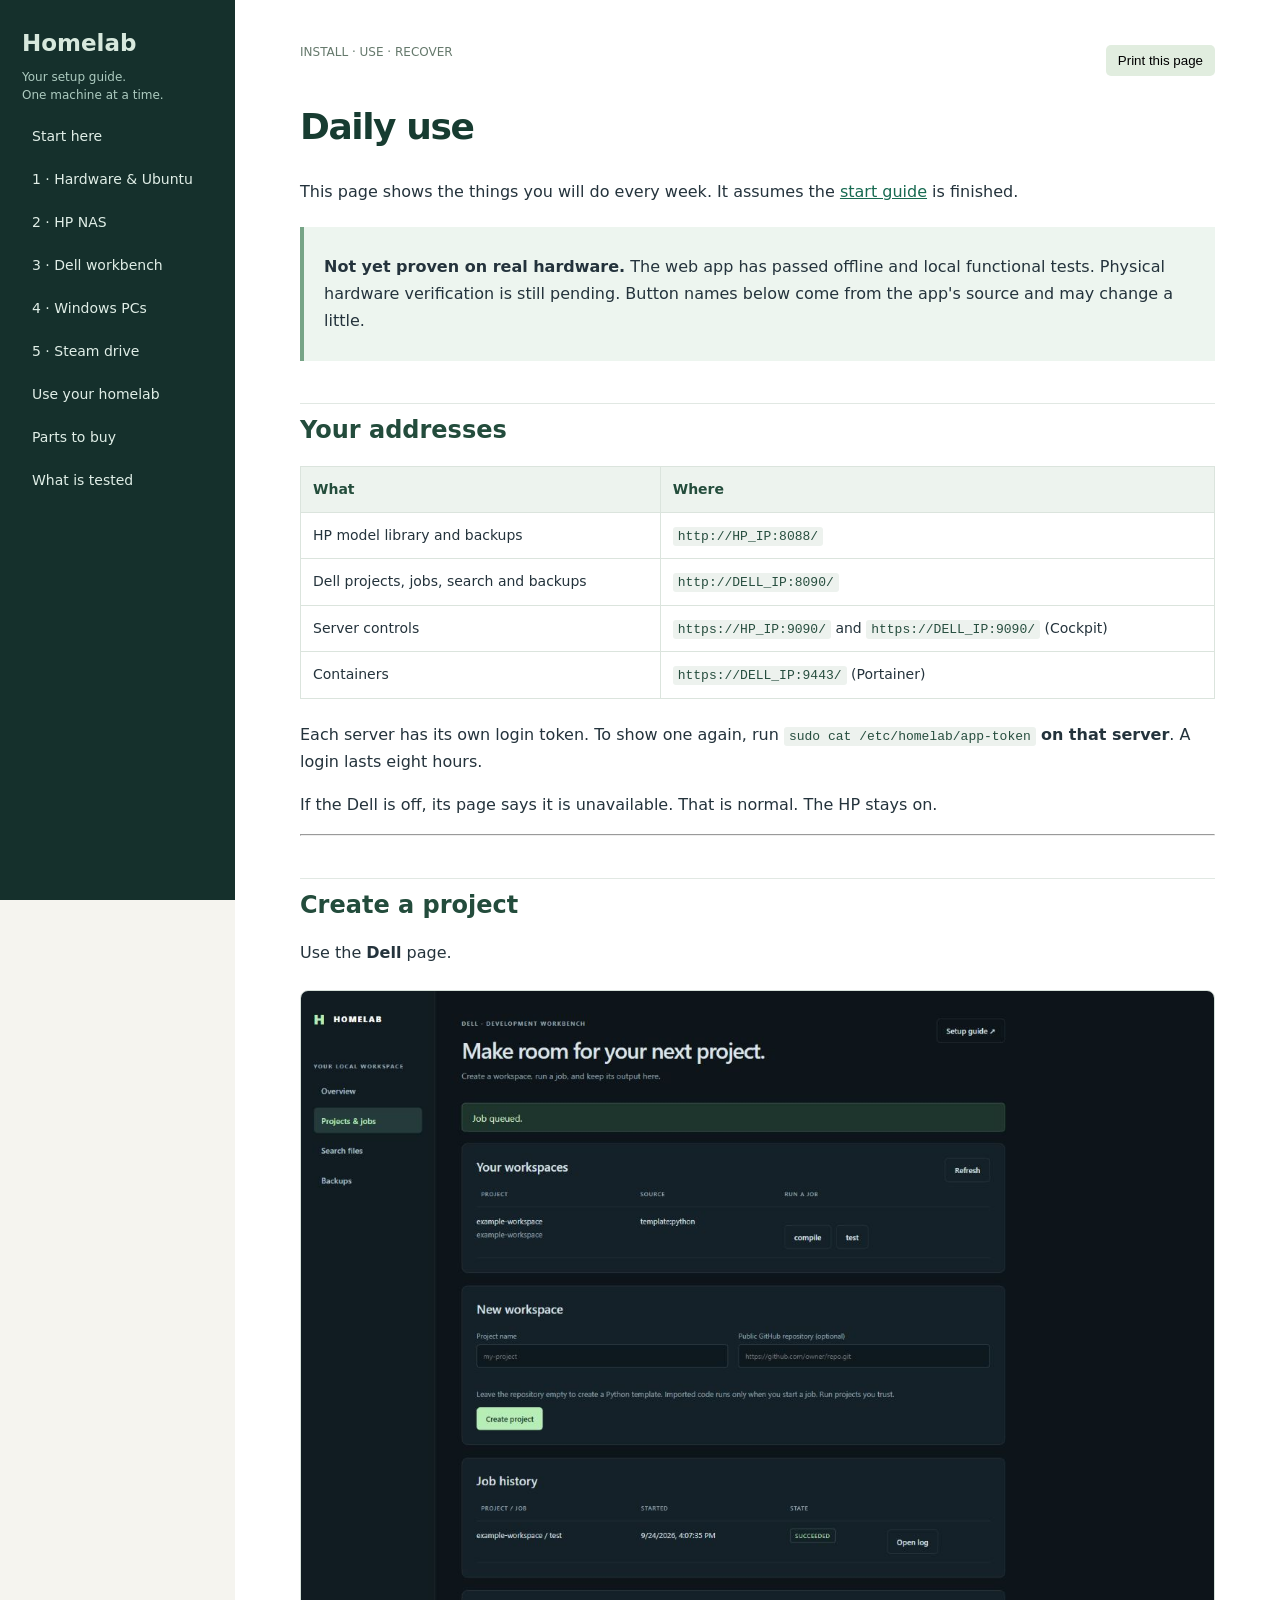
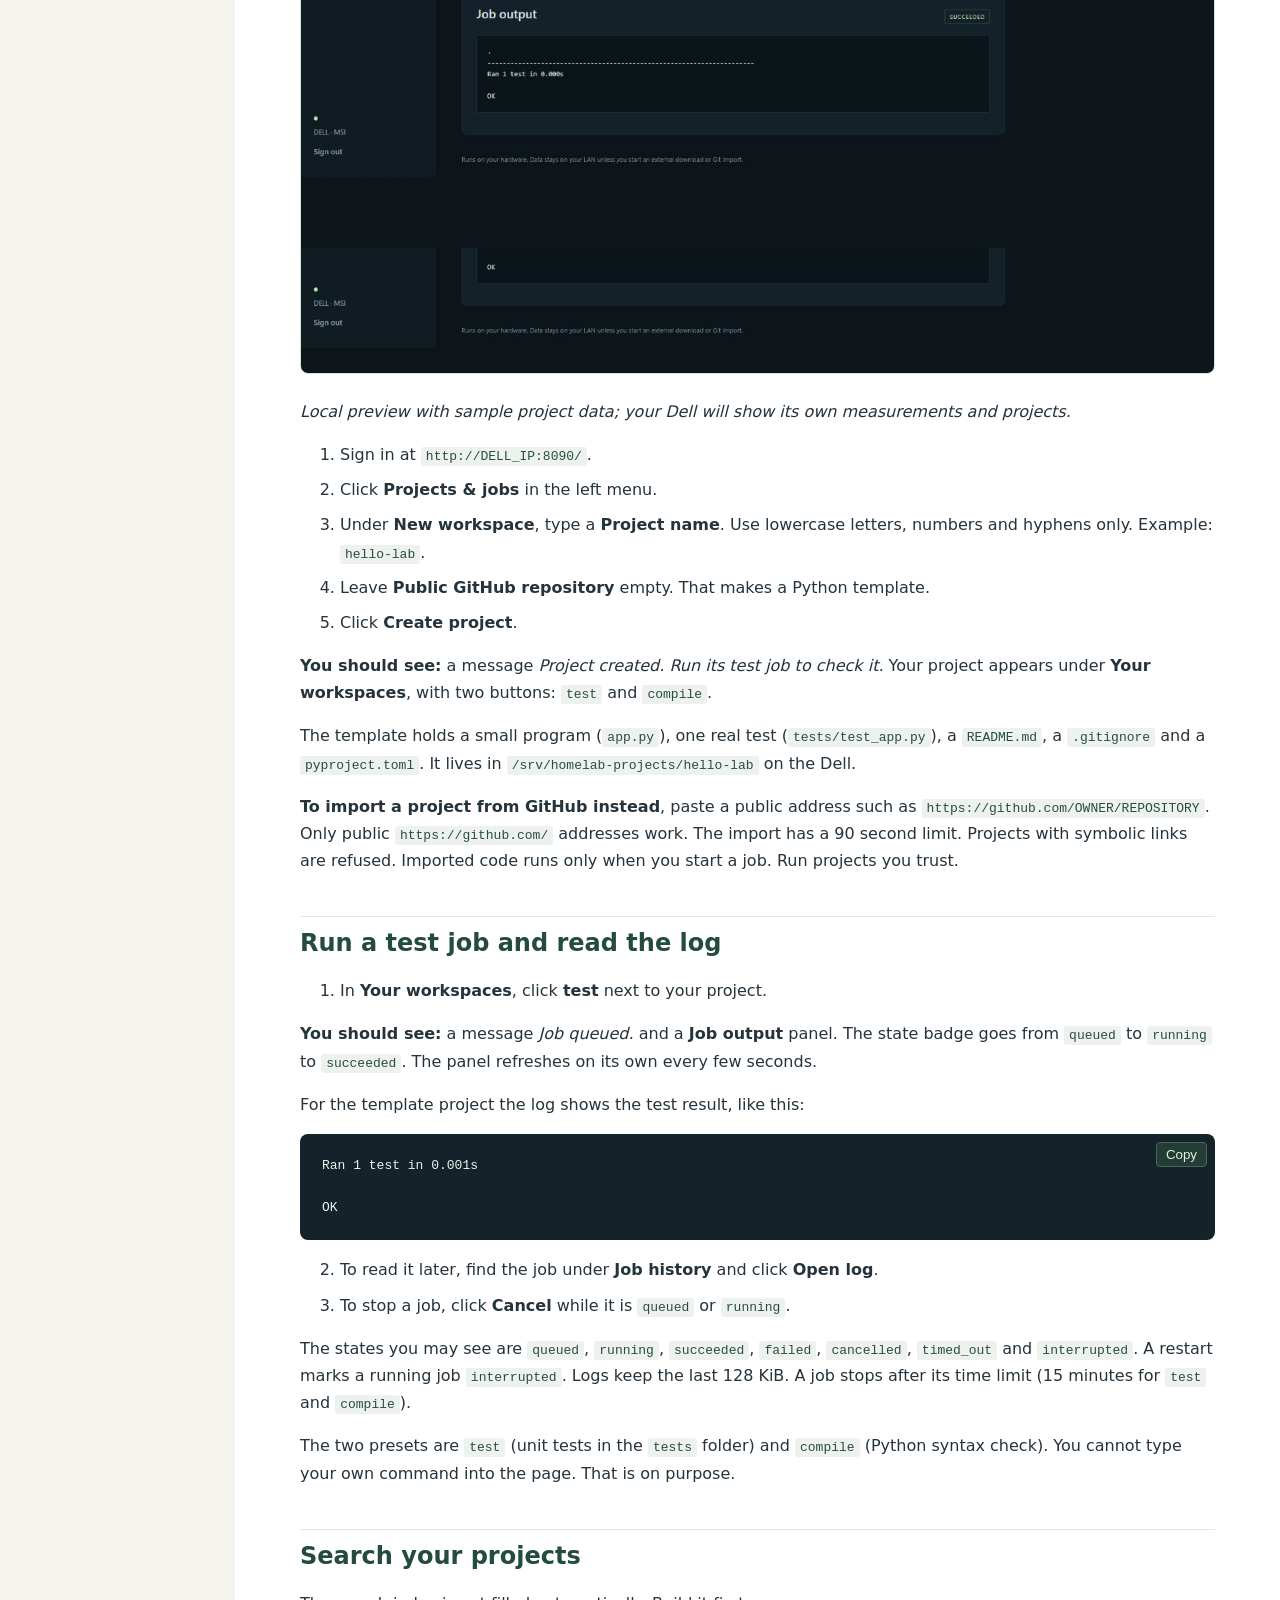
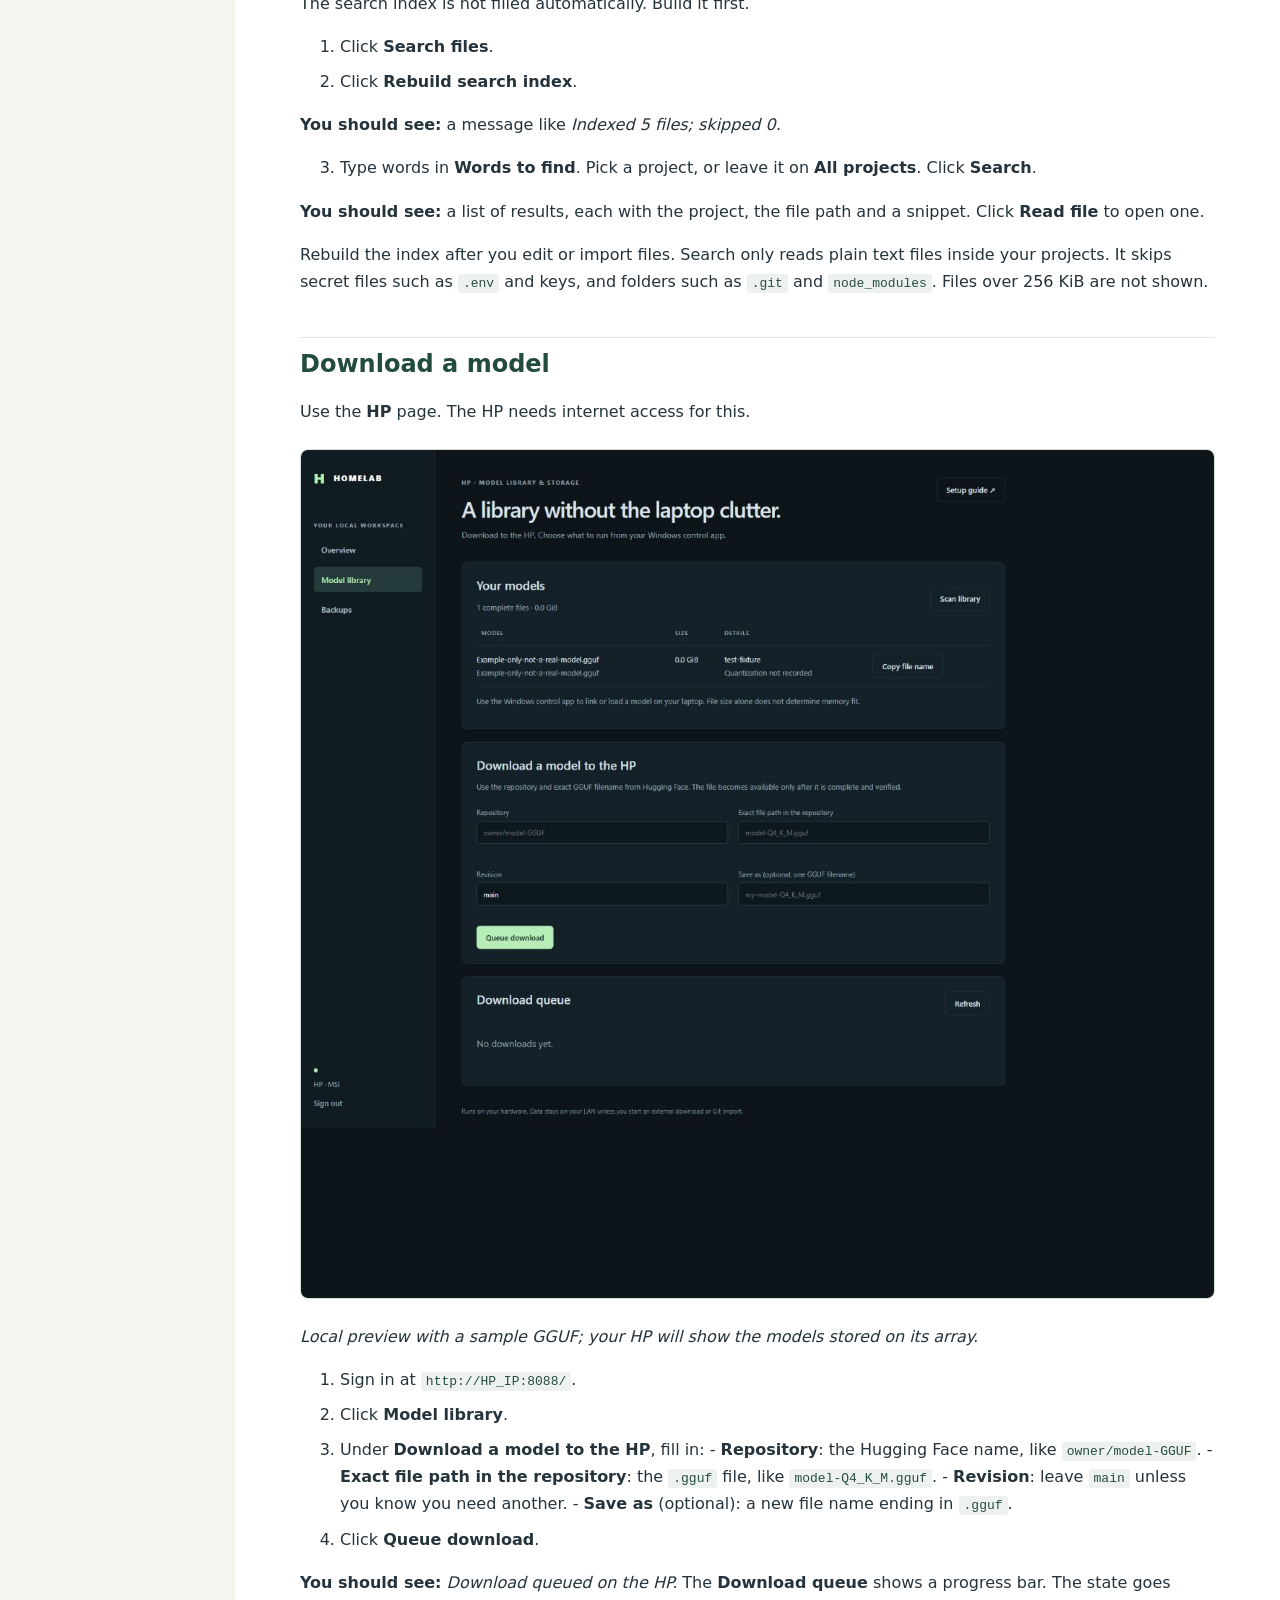
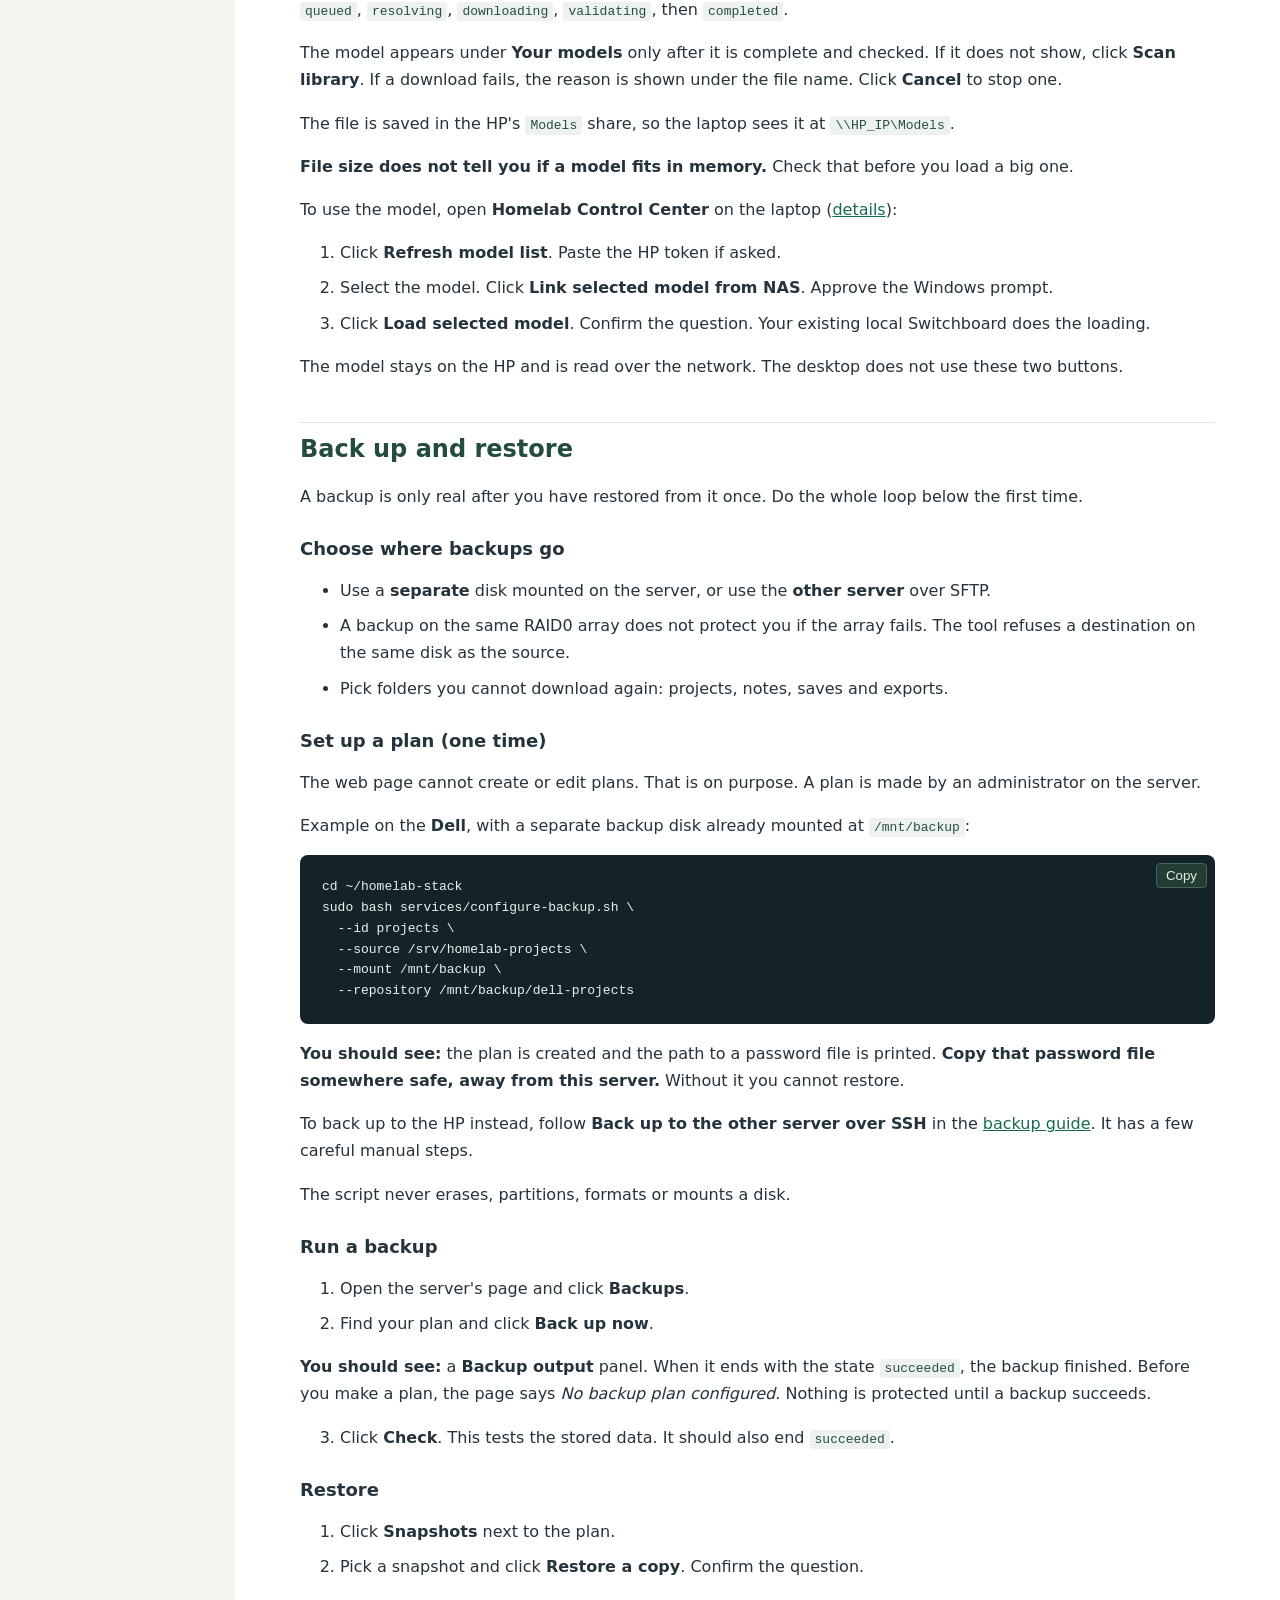
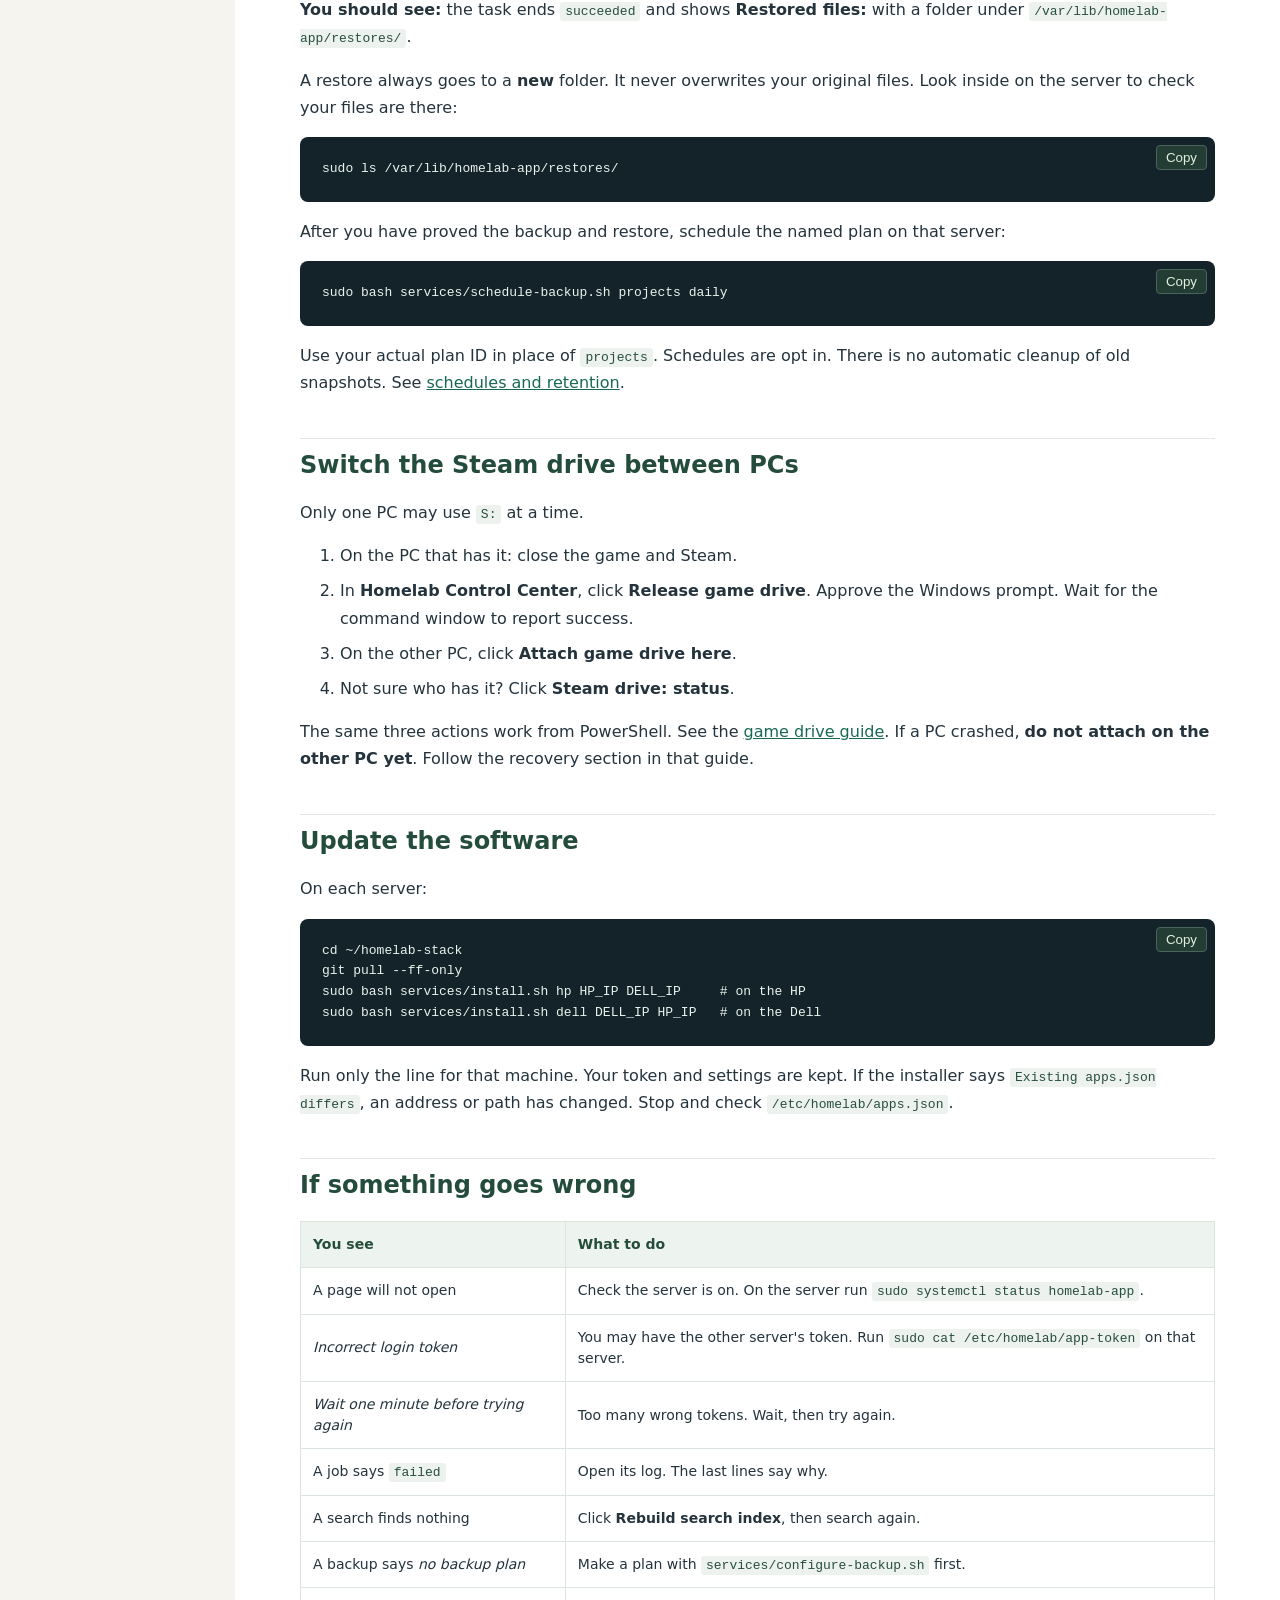
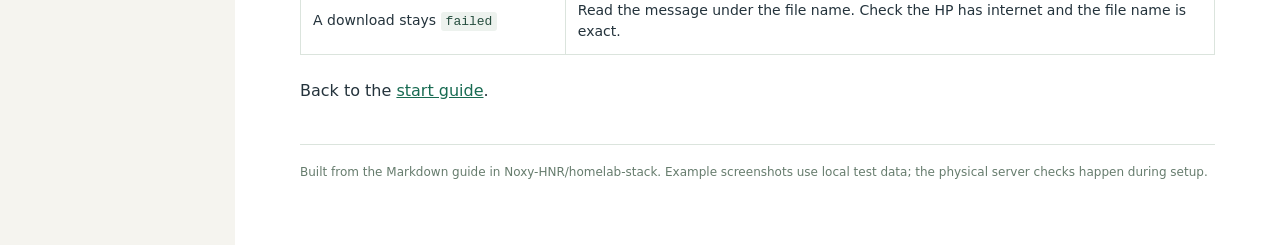
<file: docs/DAILY-USE.html>
<!doctype html><html lang="en"><head><meta charset="utf-8"><meta name="viewport" content="width=device-width,initial-scale=1"><title>Daily use · Homelab</title><link rel="stylesheet" href="assets/guide.css"></head><body><aside><strong>Homelab</strong><p>Your setup guide.<br>One machine at a time.</p><a href="guide.html">Start here</a><a href="INSTALL.html">1 · Hardware & Ubuntu</a><a href="setup/HP.html">2 · HP NAS</a><a href="setup/DELL.html">3 · Dell workbench</a><a href="setup/WINDOWS.html">4 · Windows PCs</a><a href="GAME-DRIVE.html">5 · Steam drive</a><a href="DAILY-USE.html">Use your homelab</a><a href="PARTS.html">Parts to buy</a><a href="VALIDATION.html">What is tested</a></aside><main><div class="topbar"><span>INSTALL · USE · RECOVER</span><button id="print">Print this page</button></div><h1 id="daily-use">Daily use</h1>
<p>This page shows the things you will do every week. It assumes the <a href="guide.html">start guide</a> is finished.</p>
<blockquote>
<p><strong>Not yet proven on real hardware.</strong> The web app has passed offline and local functional tests. Physical hardware verification is still pending. Button names below come from the app's source and may change a little.</p>
</blockquote>
<h2 id="your-addresses">Your addresses</h2>
<table>
<thead>
<tr>
<th>What</th>
<th>Where</th>
</tr>
</thead>
<tbody>
<tr>
<td>HP model library and backups</td>
<td><code>http://HP_IP:8088/</code></td>
</tr>
<tr>
<td>Dell projects, jobs, search and backups</td>
<td><code>http://DELL_IP:8090/</code></td>
</tr>
<tr>
<td>Server controls</td>
<td><code>https://HP_IP:9090/</code> and <code>https://DELL_IP:9090/</code> (Cockpit)</td>
</tr>
<tr>
<td>Containers</td>
<td><code>https://DELL_IP:9443/</code> (Portainer)</td>
</tr>
</tbody>
</table>
<p>Each server has its own login token. To show one again, run <code>sudo cat /etc/homelab/app-token</code> <strong>on that server</strong>. A login lasts eight hours.</p>
<p>If the Dell is off, its page says it is unavailable. That is normal. The HP stays on.</p>
<hr />
<h2 id="create-a-project">Create a project</h2>
<p>Use the <strong>Dell</strong> page.</p>
<p><img alt="Dell workbench with a sample project and completed test job" src="assets/development-workbench.png" /></p>
<p><em>Local preview with sample project data; your Dell will show its own measurements and projects.</em></p>
<ol>
<li>Sign in at <code>http://DELL_IP:8090/</code>.</li>
<li>Click <strong>Projects &amp; jobs</strong> in the left menu.</li>
<li>Under <strong>New workspace</strong>, type a <strong>Project name</strong>. Use lowercase letters, numbers and hyphens only. Example: <code>hello-lab</code>.</li>
<li>Leave <strong>Public GitHub repository</strong> empty. That makes a Python template.</li>
<li>Click <strong>Create project</strong>.</li>
</ol>
<p><strong>You should see:</strong> a message <em>Project created. Run its test job to check it.</em> Your project appears under <strong>Your workspaces</strong>, with two buttons: <code>test</code> and <code>compile</code>.</p>
<p>The template holds a small program (<code>app.py</code>), one real test (<code>tests/test_app.py</code>), a <code>README.md</code>, a <code>.gitignore</code> and a <code>pyproject.toml</code>. It lives in <code>/srv/homelab-projects/hello-lab</code> on the Dell.</p>
<p><strong>To import a project from GitHub instead</strong>, paste a public address such as <code>https://github.com/OWNER/REPOSITORY</code>. Only public <code>https://github.com/</code> addresses work. The import has a 90 second limit. Projects with symbolic links are refused. Imported code runs only when you start a job. Run projects you trust.</p>
<h2 id="run-a-test-job-and-read-the-log">Run a test job and read the log</h2>
<ol>
<li>In <strong>Your workspaces</strong>, click <strong>test</strong> next to your project.</li>
</ol>
<p><strong>You should see:</strong> a message <em>Job queued.</em> and a <strong>Job output</strong> panel. The state badge goes from <code>queued</code> to <code>running</code> to <code>succeeded</code>. The panel refreshes on its own every few seconds.</p>
<p>For the template project the log shows the test result, like this:</p>
<pre><code class="language-text">Ran 1 test in 0.001s

OK
</code></pre>
<ol start="2">
<li>To read it later, find the job under <strong>Job history</strong> and click <strong>Open log</strong>.</li>
<li>To stop a job, click <strong>Cancel</strong> while it is <code>queued</code> or <code>running</code>.</li>
</ol>
<p>The states you may see are <code>queued</code>, <code>running</code>, <code>succeeded</code>, <code>failed</code>, <code>cancelled</code>, <code>timed_out</code> and <code>interrupted</code>. A restart marks a running job <code>interrupted</code>. Logs keep the last 128 KiB. A job stops after its time limit (15 minutes for <code>test</code> and <code>compile</code>).</p>
<p>The two presets are <code>test</code> (unit tests in the <code>tests</code> folder) and <code>compile</code> (Python syntax check). You cannot type your own command into the page. That is on purpose.</p>
<h2 id="search-your-projects">Search your projects</h2>
<p>The search index is not filled automatically. Build it first.</p>
<ol>
<li>Click <strong>Search files</strong>.</li>
<li>Click <strong>Rebuild search index</strong>.</li>
</ol>
<p><strong>You should see:</strong> a message like <em>Indexed 5 files; skipped 0.</em></p>
<ol start="3">
<li>Type words in <strong>Words to find</strong>. Pick a project, or leave it on <strong>All projects</strong>. Click <strong>Search</strong>.</li>
</ol>
<p><strong>You should see:</strong> a list of results, each with the project, the file path and a snippet. Click <strong>Read file</strong> to open one.</p>
<p>Rebuild the index after you edit or import files. Search only reads plain text files inside your projects. It skips secret files such as <code>.env</code> and keys, and folders such as <code>.git</code> and <code>node_modules</code>. Files over 256 KiB are not shown.</p>
<h2 id="download-a-model">Download a model</h2>
<p>Use the <strong>HP</strong> page. The HP needs internet access for this.</p>
<p><img alt="HP GGUF model catalog with a sample file" src="assets/model-library.png" /></p>
<p><em>Local preview with a sample GGUF; your HP will show the models stored on its array.</em></p>
<ol>
<li>Sign in at <code>http://HP_IP:8088/</code>.</li>
<li>Click <strong>Model library</strong>.</li>
<li>Under <strong>Download a model to the HP</strong>, fill in:
   - <strong>Repository</strong>: the Hugging Face name, like <code>owner/model-GGUF</code>.
   - <strong>Exact file path in the repository</strong>: the <code>.gguf</code> file, like <code>model-Q4_K_M.gguf</code>.
   - <strong>Revision</strong>: leave <code>main</code> unless you know you need another.
   - <strong>Save as</strong> (optional): a new file name ending in <code>.gguf</code>.</li>
<li>Click <strong>Queue download</strong>.</li>
</ol>
<p><strong>You should see:</strong> <em>Download queued on the HP.</em> The <strong>Download queue</strong> shows a progress bar. The state goes <code>queued</code>, <code>resolving</code>, <code>downloading</code>, <code>validating</code>, then <code>completed</code>.</p>
<p>The model appears under <strong>Your models</strong> only after it is complete and checked. If it does not show, click <strong>Scan library</strong>. If a download fails, the reason is shown under the file name. Click <strong>Cancel</strong> to stop one.</p>
<p>The file is saved in the HP's <code>Models</code> share, so the laptop sees it at <code>\\HP_IP\Models</code>.</p>
<p><strong>File size does not tell you if a model fits in memory.</strong> Check that before you load a big one.</p>
<p>To use the model, open <strong>Homelab Control Center</strong> on the laptop (<a href="setup/WINDOWS.html">details</a>):</p>
<ol>
<li>Click <strong>Refresh model list</strong>. Paste the HP token if asked.</li>
<li>Select the model. Click <strong>Link selected model from NAS</strong>. Approve the Windows prompt.</li>
<li>Click <strong>Load selected model</strong>. Confirm the question. Your existing local Switchboard does the loading.</li>
</ol>
<p>The model stays on the HP and is read over the network. The desktop does not use these two buttons.</p>
<h2 id="back-up-and-restore">Back up and restore</h2>
<p>A backup is only real after you have restored from it once. Do the whole loop below the first time.</p>
<h3 id="choose-where-backups-go">Choose where backups go</h3>
<ul>
<li>Use a <strong>separate</strong> disk mounted on the server, or use the <strong>other server</strong> over SFTP.</li>
<li>A backup on the same RAID0 array does not protect you if the array fails. The tool refuses a destination on the same disk as the source.</li>
<li>Pick folders you cannot download again: projects, notes, saves and exports.</li>
</ul>
<h3 id="set-up-a-plan-one-time">Set up a plan (one time)</h3>
<p>The web page cannot create or edit plans. That is on purpose. A plan is made by an administrator on the server.</p>
<p>Example on the <strong>Dell</strong>, with a separate backup disk already mounted at <code>/mnt/backup</code>:</p>
<pre><code class="language-bash">cd ~/homelab-stack
sudo bash services/configure-backup.sh \
  --id projects \
  --source /srv/homelab-projects \
  --mount /mnt/backup \
  --repository /mnt/backup/dell-projects
</code></pre>
<p><strong>You should see:</strong> the plan is created and the path to a password file is printed. <strong>Copy that password file somewhere safe, away from this server.</strong> Without it you cannot restore.</p>
<p>To back up to the HP instead, follow <strong>Back up to the other server over SSH</strong> in the <a href="features/OPERATIONS.html">backup guide</a>. It has a few careful manual steps.</p>
<p>The script never erases, partitions, formats or mounts a disk.</p>
<h3 id="run-a-backup">Run a backup</h3>
<ol>
<li>Open the server's page and click <strong>Backups</strong>.</li>
<li>Find your plan and click <strong>Back up now</strong>.</li>
</ol>
<p><strong>You should see:</strong> a <strong>Backup output</strong> panel. When it ends with the state <code>succeeded</code>, the backup finished. Before you make a plan, the page says <em>No backup plan configured</em>. Nothing is protected until a backup succeeds.</p>
<ol start="3">
<li>Click <strong>Check</strong>. This tests the stored data. It should also end <code>succeeded</code>.</li>
</ol>
<h3 id="restore">Restore</h3>
<ol>
<li>Click <strong>Snapshots</strong> next to the plan.</li>
<li>Pick a snapshot and click <strong>Restore a copy</strong>. Confirm the question.</li>
</ol>
<p><strong>You should see:</strong> the task ends <code>succeeded</code> and shows <strong>Restored files:</strong> with a folder under <code>/var/lib/homelab-app/restores/</code>.</p>
<p>A restore always goes to a <strong>new</strong> folder. It never overwrites your original files. Look inside on the server to check your files are there:</p>
<pre><code class="language-bash">sudo ls /var/lib/homelab-app/restores/
</code></pre>
<p>After you have proved the backup and restore, schedule the named plan on that server:</p>
<pre><code class="language-bash">sudo bash services/schedule-backup.sh projects daily
</code></pre>
<p>Use your actual plan ID in place of <code>projects</code>. Schedules are opt in. There is no automatic cleanup of old snapshots. See <a href="features/OPERATIONS.html#schedules-and-retention">schedules and retention</a>.</p>
<h2 id="switch-the-steam-drive-between-pcs">Switch the Steam drive between PCs</h2>
<p>Only one PC may use <code>S:</code> at a time.</p>
<ol>
<li>On the PC that has it: close the game and Steam.</li>
<li>In <strong>Homelab Control Center</strong>, click <strong>Release game drive</strong>. Approve the Windows prompt. Wait for the command window to report success.</li>
<li>On the other PC, click <strong>Attach game drive here</strong>.</li>
<li>Not sure who has it? Click <strong>Steam drive: status</strong>.</li>
</ol>
<p>The same three actions work from PowerShell. See the <a href="GAME-DRIVE.html">game drive guide</a>. If a PC crashed, <strong>do not attach on the other PC yet</strong>. Follow the recovery section in that guide.</p>
<h2 id="update-the-software">Update the software</h2>
<p>On each server:</p>
<pre><code class="language-bash">cd ~/homelab-stack
git pull --ff-only
sudo bash services/install.sh hp HP_IP DELL_IP     # on the HP
sudo bash services/install.sh dell DELL_IP HP_IP   # on the Dell
</code></pre>
<p>Run only the line for that machine. Your token and settings are kept. If the installer says <code>Existing apps.json differs</code>, an address or path has changed. Stop and check <code>/etc/homelab/apps.json</code>.</p>
<h2 id="if-something-goes-wrong">If something goes wrong</h2>
<table>
<thead>
<tr>
<th>You see</th>
<th>What to do</th>
</tr>
</thead>
<tbody>
<tr>
<td>A page will not open</td>
<td>Check the server is on. On the server run <code>sudo systemctl status homelab-app</code>.</td>
</tr>
<tr>
<td><em>Incorrect login token</em></td>
<td>You may have the other server's token. Run <code>sudo cat /etc/homelab/app-token</code> on that server.</td>
</tr>
<tr>
<td><em>Wait one minute before trying again</em></td>
<td>Too many wrong tokens. Wait, then try again.</td>
</tr>
<tr>
<td>A job says <code>failed</code></td>
<td>Open its log. The last lines say why.</td>
</tr>
<tr>
<td>A search finds nothing</td>
<td>Click <strong>Rebuild search index</strong>, then search again.</td>
</tr>
<tr>
<td>A backup says <em>no backup plan</em></td>
<td>Make a plan with <code>services/configure-backup.sh</code> first.</td>
</tr>
<tr>
<td>A download stays <code>failed</code></td>
<td>Read the message under the file name. Check the HP has internet and the file name is exact.</td>
</tr>
</tbody>
</table>
<p>Back to the <a href="guide.html">start guide</a>.</p><footer>Built from the Markdown guide in Noxy-HNR/homelab-stack. Example screenshots use local test data; the physical server checks happen during setup.</footer></main><script src="assets/guide.js"></script></body></html>
</file>
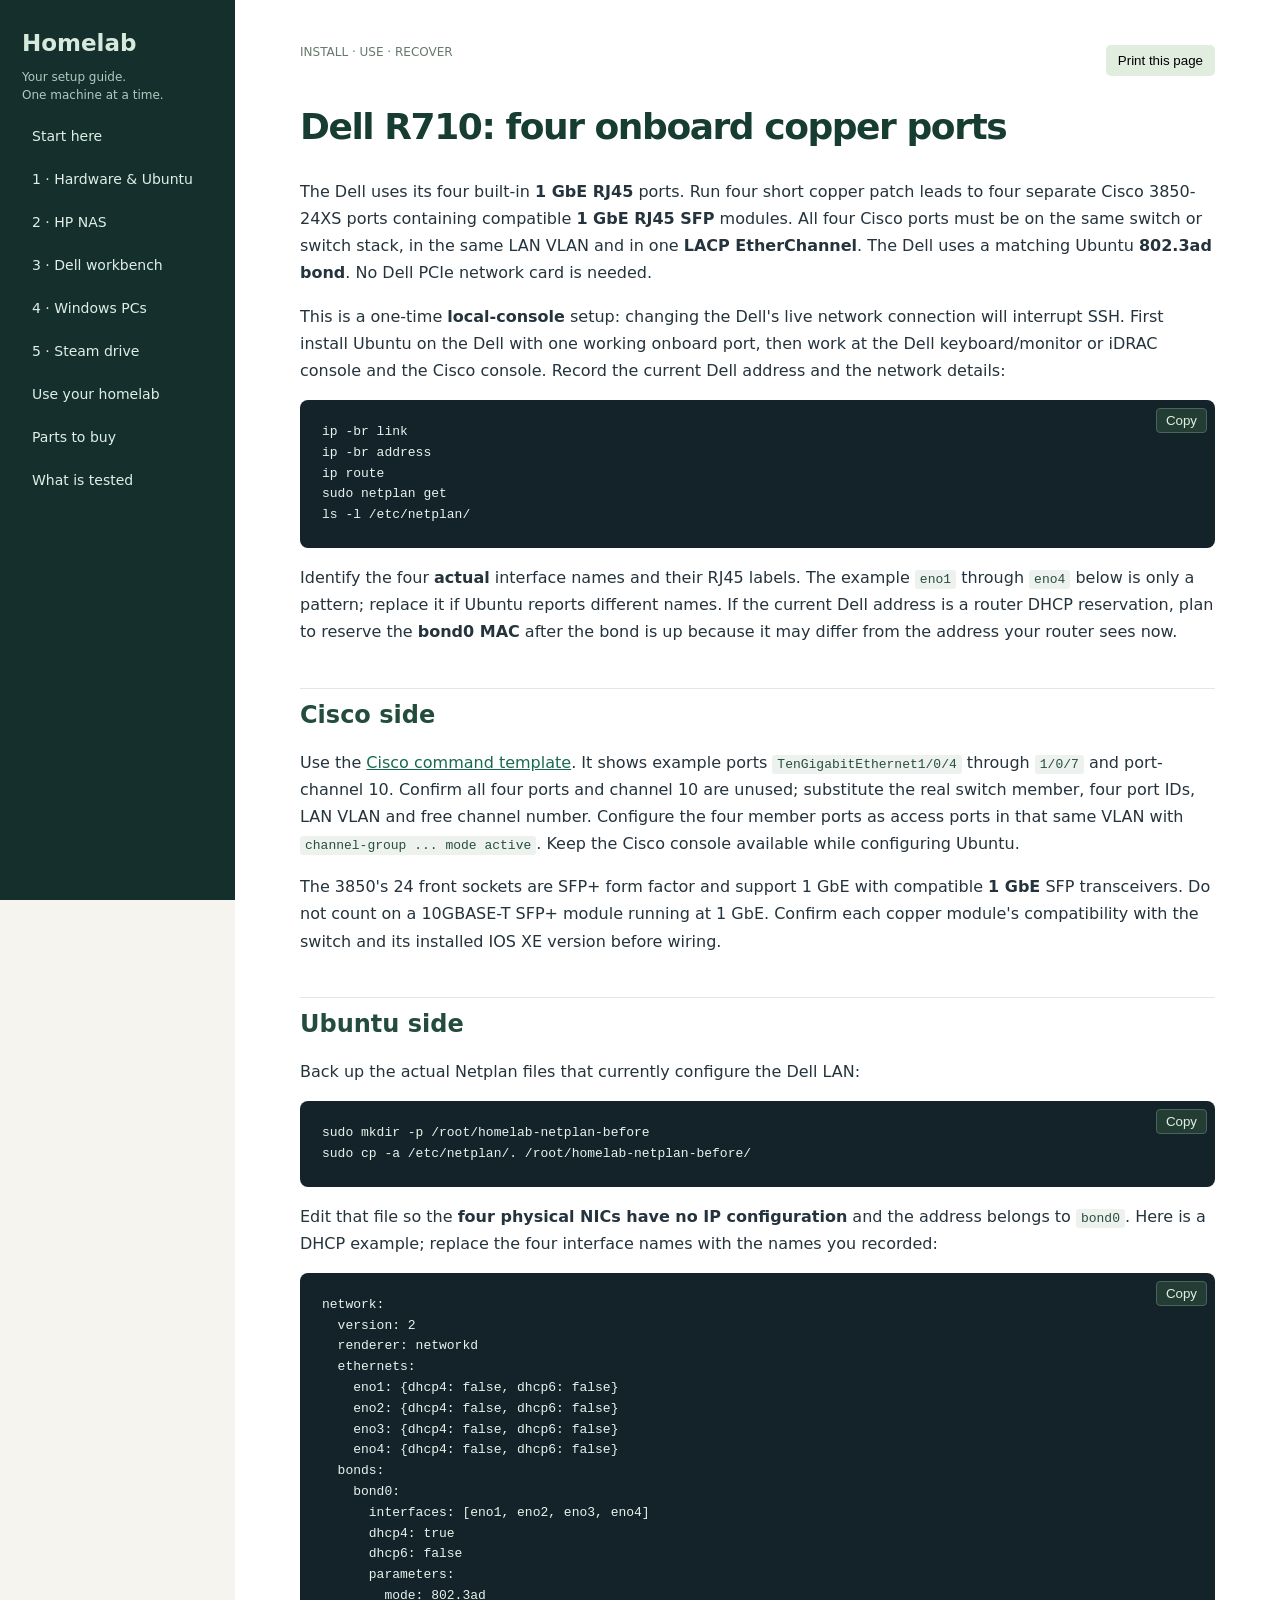
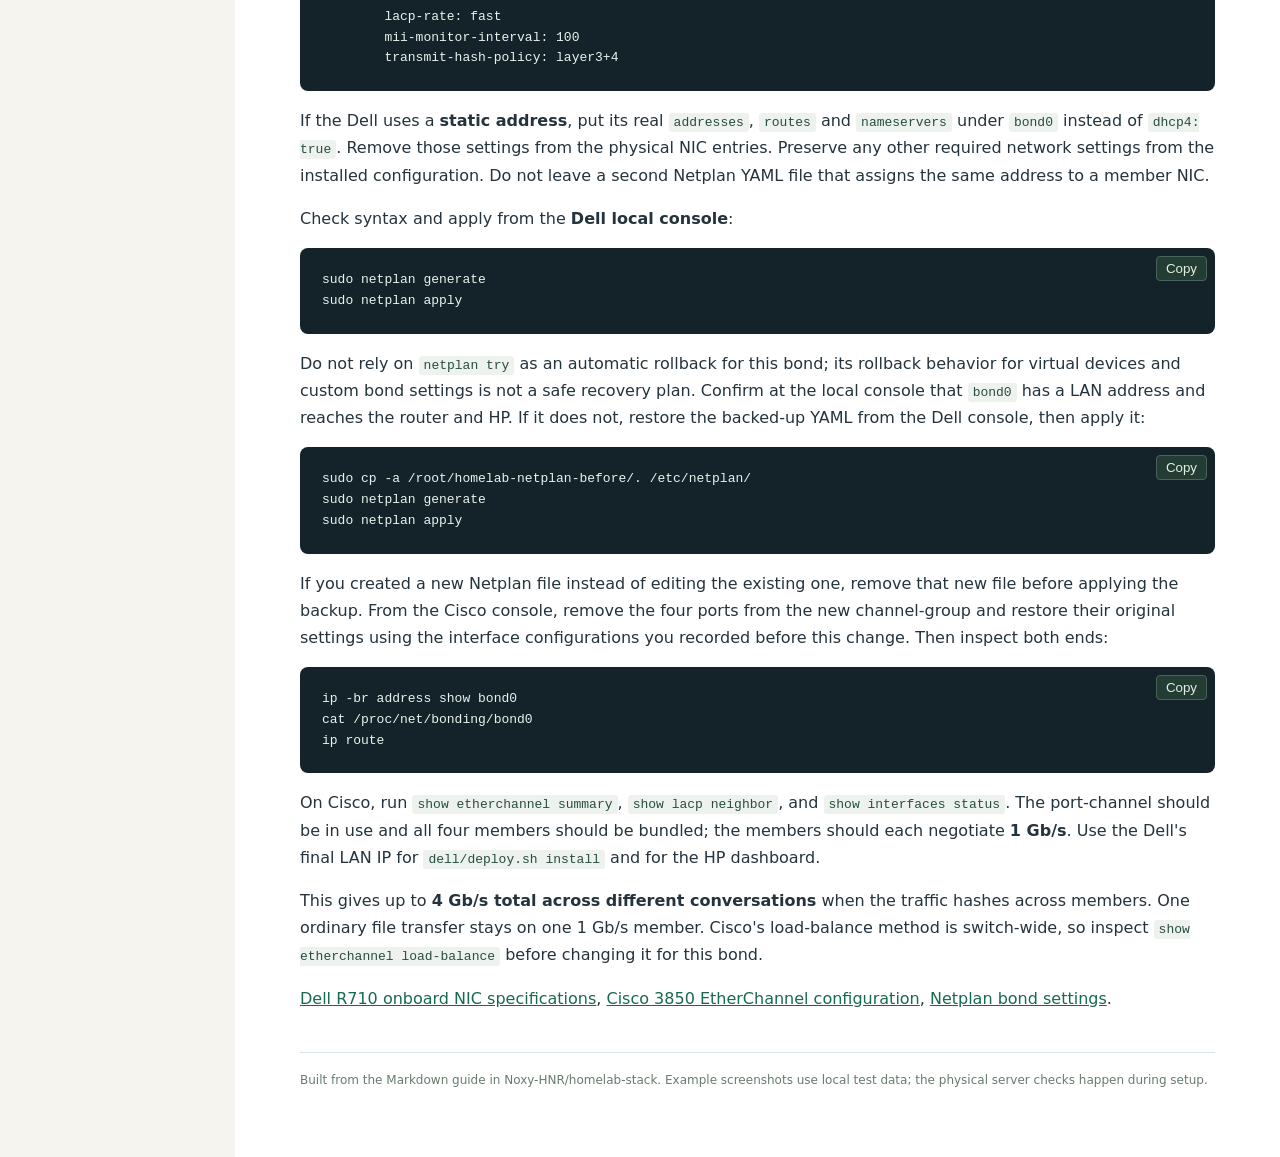
<file: docs/DELL-NETWORK.html>
<!doctype html><html lang="en"><head><meta charset="utf-8"><meta name="viewport" content="width=device-width,initial-scale=1"><title>Dell R710: four onboard copper ports · Homelab</title><link rel="stylesheet" href="assets/guide.css"></head><body><aside><strong>Homelab</strong><p>Your setup guide.<br>One machine at a time.</p><a href="guide.html">Start here</a><a href="INSTALL.html">1 · Hardware & Ubuntu</a><a href="setup/HP.html">2 · HP NAS</a><a href="setup/DELL.html">3 · Dell workbench</a><a href="setup/WINDOWS.html">4 · Windows PCs</a><a href="GAME-DRIVE.html">5 · Steam drive</a><a href="DAILY-USE.html">Use your homelab</a><a href="PARTS.html">Parts to buy</a><a href="VALIDATION.html">What is tested</a></aside><main><div class="topbar"><span>INSTALL · USE · RECOVER</span><button id="print">Print this page</button></div><h1 id="dell-r710-four-onboard-copper-ports">Dell R710: four onboard copper ports</h1>
<p>The Dell uses its four built-in <strong>1 GbE RJ45</strong> ports. Run four short copper
patch leads to four separate Cisco 3850-24XS ports containing compatible
<strong>1 GbE RJ45 SFP</strong> modules. All four Cisco ports must be on the same switch
or switch stack, in the same LAN VLAN and in one <strong>LACP EtherChannel</strong>. The
Dell uses a matching Ubuntu <strong>802.3ad bond</strong>. No Dell PCIe network card is
needed.</p>
<p>This is a one-time <strong>local-console</strong> setup: changing the Dell's live network
connection will interrupt SSH. First install Ubuntu on the Dell with one
working onboard port, then work at the Dell keyboard/monitor or iDRAC console
and the Cisco console. Record the current Dell address and the network details:</p>
<pre><code class="language-bash">ip -br link
ip -br address
ip route
sudo netplan get
ls -l /etc/netplan/
</code></pre>
<p>Identify the four <strong>actual</strong> interface names and their RJ45 labels. The
example <code>eno1</code> through <code>eno4</code> below is only a pattern; replace it if Ubuntu
reports different names. If the current Dell address is a router DHCP
reservation, plan to reserve the <strong>bond0 MAC</strong> after the bond is up because
it may differ from the address your router sees now.</p>
<h2 id="cisco-side">Cisco side</h2>
<p>Use the <a href="../switch/candidate.txt">Cisco command template</a>. It shows
example ports <code>TenGigabitEthernet1/0/4</code> through <code>1/0/7</code> and port-channel 10.
Confirm all four ports and channel 10 are unused; substitute the real switch
member, four port IDs, LAN VLAN and free channel number. Configure the four
member ports as access ports in that same VLAN with <code>channel-group ... mode
active</code>. Keep the Cisco console available while configuring Ubuntu.</p>
<p>The 3850's 24 front sockets are SFP+ form factor and support 1 GbE with
compatible <strong>1 GbE</strong> SFP transceivers. Do not count on a 10GBASE-T SFP+
module running at 1 GbE. Confirm each copper module's compatibility with
the switch and its installed IOS XE version before wiring.</p>
<h2 id="ubuntu-side">Ubuntu side</h2>
<p>Back up the actual Netplan files that currently configure the Dell LAN:</p>
<pre><code class="language-bash">sudo mkdir -p /root/homelab-netplan-before
sudo cp -a /etc/netplan/. /root/homelab-netplan-before/
</code></pre>
<p>Edit that file so the <strong>four physical NICs have no IP configuration</strong> and
the address belongs to <code>bond0</code>. Here is a DHCP example; replace the four
interface names with the names you recorded:</p>
<pre><code class="language-yaml">network:
  version: 2
  renderer: networkd
  ethernets:
    eno1: {dhcp4: false, dhcp6: false}
    eno2: {dhcp4: false, dhcp6: false}
    eno3: {dhcp4: false, dhcp6: false}
    eno4: {dhcp4: false, dhcp6: false}
  bonds:
    bond0:
      interfaces: [eno1, eno2, eno3, eno4]
      dhcp4: true
      dhcp6: false
      parameters:
        mode: 802.3ad
        lacp-rate: fast
        mii-monitor-interval: 100
        transmit-hash-policy: layer3+4
</code></pre>
<p>If the Dell uses a <strong>static address</strong>, put its real <code>addresses</code>, <code>routes</code>
and <code>nameservers</code> under <code>bond0</code> instead of <code>dhcp4: true</code>. Remove those
settings from the physical NIC entries. Preserve any other required
network settings from the installed configuration. Do not leave a second
Netplan YAML file that assigns the same address to a member NIC.</p>
<p>Check syntax and apply from the <strong>Dell local console</strong>:</p>
<pre><code class="language-bash">sudo netplan generate
sudo netplan apply
</code></pre>
<p>Do not rely on <code>netplan try</code> as an automatic rollback for this bond; its
rollback behavior for virtual devices and custom bond settings is not a safe
recovery plan. Confirm at the local console that <code>bond0</code> has a LAN address
and reaches the router and HP. If it does not, restore the backed-up YAML
from the Dell console, then apply it:</p>
<pre><code class="language-bash">sudo cp -a /root/homelab-netplan-before/. /etc/netplan/
sudo netplan generate
sudo netplan apply
</code></pre>
<p>If you created a new Netplan file instead of editing the existing one, remove
that new file before applying the backup. From the Cisco console, remove the
four ports from the new channel-group and restore their original settings
using the interface configurations you recorded before this change.
Then inspect both ends:</p>
<pre><code class="language-bash">ip -br address show bond0
cat /proc/net/bonding/bond0
ip route
</code></pre>
<p>On Cisco, run <code>show etherchannel summary</code>, <code>show lacp neighbor</code>, and
<code>show interfaces status</code>. The port-channel should be in use and all four
members should be bundled; the members should each negotiate <strong>1 Gb/s</strong>.
Use the Dell's final LAN IP for <code>dell/deploy.sh install</code> and for the
HP dashboard.</p>
<p>This gives up to <strong>4 Gb/s total across different conversations</strong> when the
traffic hashes across members. One ordinary file transfer stays on one
1 Gb/s member. Cisco's load-balance method is switch-wide, so inspect
<code>show etherchannel load-balance</code> before changing it for this bond.</p>
<p><a href="https://i.dell.com/sites/doccontent/business/solutions/engineering-docs/en/Documents/server-poweredge-r710-tech-guidebook.pdf">Dell R710 onboard NIC specifications</a>,
<a href="https://www.cisco.com/c/en/us/td/docs/switches/lan/catalyst3850/software/release/16-6/configuration_guide/b_166_lyr2_lyr3_3850_cg/m-165-layer2-etherchanl-cg.html">Cisco 3850 EtherChannel configuration</a>,
<a href="https://netplan.readthedocs.io/en/stable/netplan-yaml/">Netplan bond settings</a>.</p><footer>Built from the Markdown guide in Noxy-HNR/homelab-stack. Example screenshots use local test data; the physical server checks happen during setup.</footer></main><script src="assets/guide.js"></script></body></html>
</file>
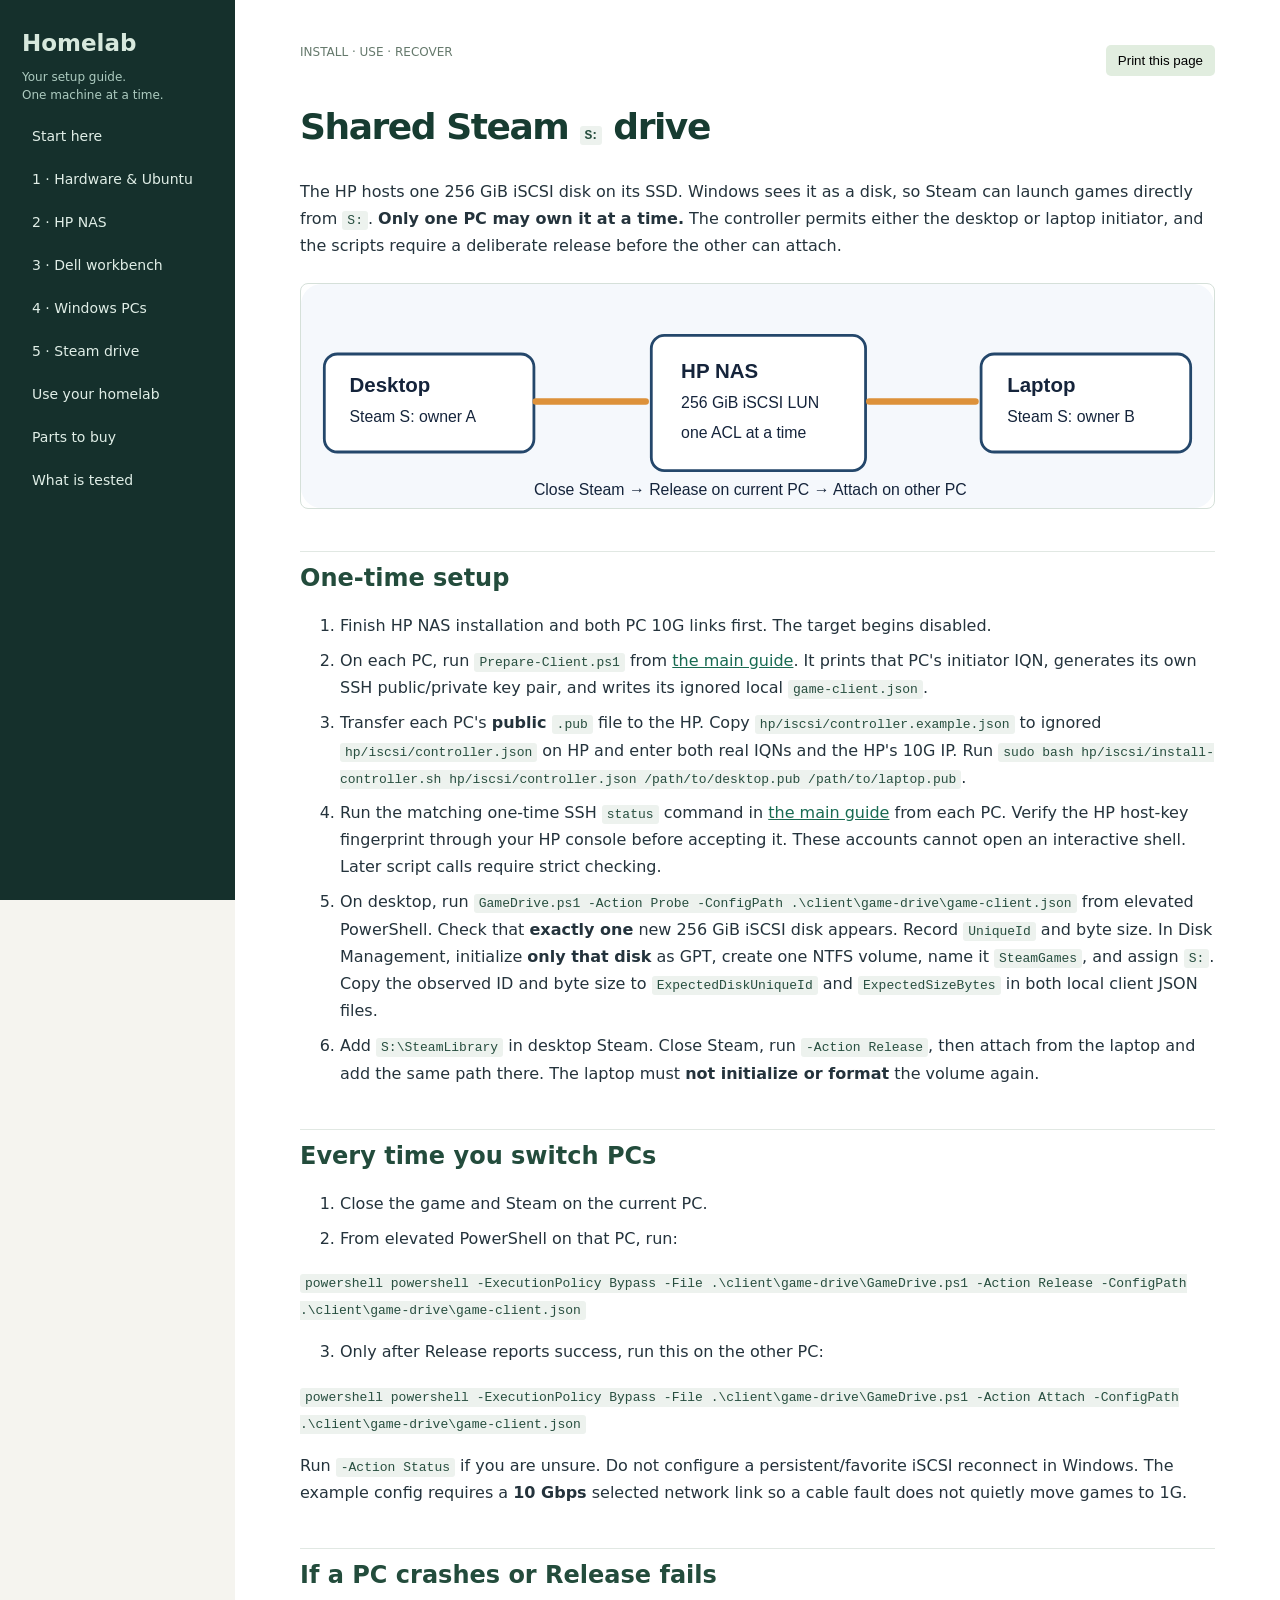
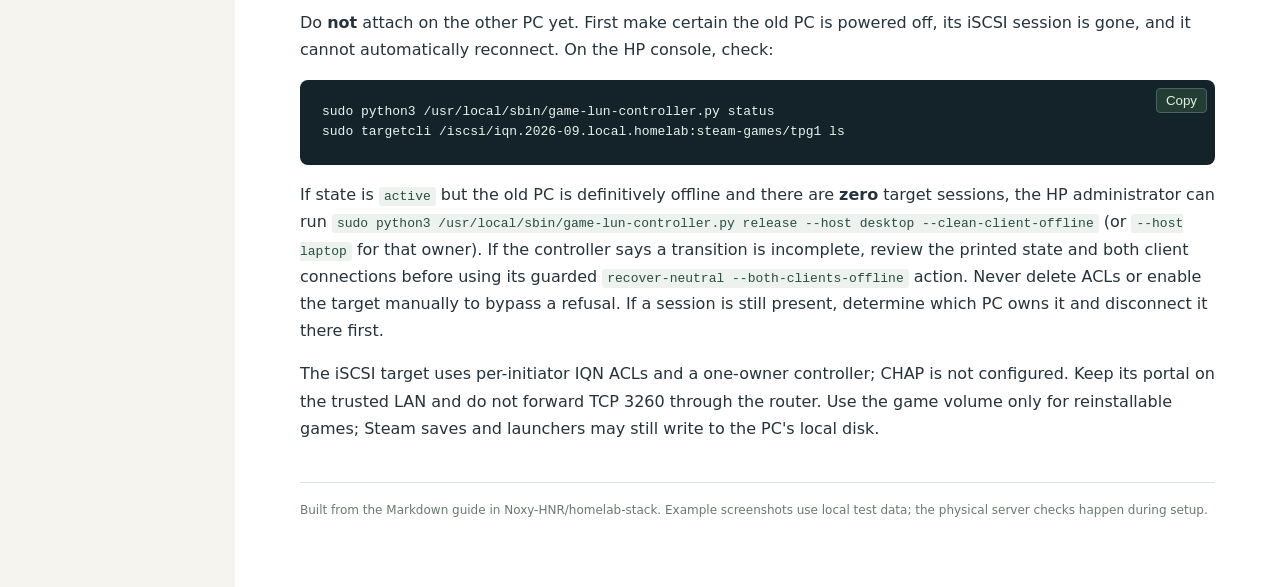
<file: docs/GAME-DRIVE.html>
<!doctype html><html lang="en"><head><meta charset="utf-8"><meta name="viewport" content="width=device-width,initial-scale=1"><title>Shared Steam S: drive · Homelab</title><link rel="stylesheet" href="assets/guide.css"></head><body><aside><strong>Homelab</strong><p>Your setup guide.<br>One machine at a time.</p><a href="guide.html">Start here</a><a href="INSTALL.html">1 · Hardware & Ubuntu</a><a href="setup/HP.html">2 · HP NAS</a><a href="setup/DELL.html">3 · Dell workbench</a><a href="setup/WINDOWS.html">4 · Windows PCs</a><a href="GAME-DRIVE.html">5 · Steam drive</a><a href="DAILY-USE.html">Use your homelab</a><a href="PARTS.html">Parts to buy</a><a href="VALIDATION.html">What is tested</a></aside><main><div class="topbar"><span>INSTALL · USE · RECOVER</span><button id="print">Print this page</button></div><h1 id="shared-steam-s-drive">Shared Steam <code>S:</code> drive</h1>
<p>The HP hosts one 256 GiB iSCSI disk on its SSD. Windows sees it as a disk, so Steam can launch games directly from <code>S:</code>. <strong>Only one PC may own it at a time.</strong> The controller permits either the desktop or laptop initiator, and the scripts require a deliberate release before the other can attach.</p>
<p><img alt="Steam drive ownership moves between the two PCs" src="assets/game-drive.svg" /></p>
<h2 id="one-time-setup">One-time setup</h2>
<ol>
<li>Finish HP NAS installation and both PC 10G links first. The target begins disabled.</li>
<li>On each PC, run <code>Prepare-Client.ps1</code> from <a href="INSTALL.html#10-set-up-the-exclusive-steam-drive">the main guide</a>. It prints that PC's initiator IQN, generates its own SSH public/private key pair, and writes its ignored local <code>game-client.json</code>.</li>
<li>Transfer each PC's <strong>public</strong> <code>.pub</code> file to the HP. Copy <code>hp/iscsi/controller.example.json</code> to ignored <code>hp/iscsi/controller.json</code> on HP and enter both real IQNs and the HP's 10G IP. Run <code>sudo bash hp/iscsi/install-controller.sh hp/iscsi/controller.json /path/to/desktop.pub /path/to/laptop.pub</code>.</li>
<li>Run the matching one-time SSH <code>status</code> command in <a href="INSTALL.html#10-set-up-the-exclusive-steam-drive">the main guide</a> from each PC. Verify the HP host-key fingerprint through your HP console before accepting it. These accounts cannot open an interactive shell. Later script calls require strict checking.</li>
<li>On desktop, run <code>GameDrive.ps1 -Action Probe -ConfigPath .\client\game-drive\game-client.json</code> from elevated PowerShell. Check that <strong>exactly one</strong> new 256 GiB iSCSI disk appears. Record <code>UniqueId</code> and byte size. In Disk Management, initialize <strong>only that disk</strong> as GPT, create one NTFS volume, name it <code>SteamGames</code>, and assign <code>S:</code>. Copy the observed ID and byte size to <code>ExpectedDiskUniqueId</code> and <code>ExpectedSizeBytes</code> in both local client JSON files.</li>
<li>Add <code>S:\SteamLibrary</code> in desktop Steam. Close Steam, run <code>-Action Release</code>, then attach from the laptop and add the same path there. The laptop must <strong>not initialize or format</strong> the volume again.</li>
</ol>
<h2 id="every-time-you-switch-pcs">Every time you switch PCs</h2>
<ol>
<li>Close the game and Steam on the current PC.</li>
<li>From elevated PowerShell on that PC, run:</li>
</ol>
<p><code>powershell
   powershell -ExecutionPolicy Bypass -File .\client\game-drive\GameDrive.ps1 -Action Release -ConfigPath .\client\game-drive\game-client.json</code></p>
<ol start="3">
<li>Only after Release reports success, run this on the other PC:</li>
</ol>
<p><code>powershell
   powershell -ExecutionPolicy Bypass -File .\client\game-drive\GameDrive.ps1 -Action Attach -ConfigPath .\client\game-drive\game-client.json</code></p>
<p>Run <code>-Action Status</code> if you are unsure. Do not configure a persistent/favorite iSCSI reconnect in Windows. The example config requires a <strong>10 Gbps</strong> selected network link so a cable fault does not quietly move games to 1G.</p>
<h2 id="if-a-pc-crashes-or-release-fails">If a PC crashes or Release fails</h2>
<p>Do <strong>not</strong> attach on the other PC yet. First make certain the old PC is powered off, its iSCSI session is gone, and it cannot automatically reconnect. On the HP console, check:</p>
<pre><code class="language-bash">sudo python3 /usr/local/sbin/game-lun-controller.py status
sudo targetcli /iscsi/iqn.2026-09.local.homelab:steam-games/tpg1 ls
</code></pre>
<p>If state is <code>active</code> but the old PC is definitively offline and there are <strong>zero</strong> target sessions, the HP administrator can run <code>sudo python3 /usr/local/sbin/game-lun-controller.py release --host desktop --clean-client-offline</code> (or <code>--host laptop</code> for that owner). If the controller says a transition is incomplete, review the printed state and both client connections before using its guarded <code>recover-neutral --both-clients-offline</code> action. Never delete ACLs or enable the target manually to bypass a refusal. If a session is still present, determine which PC owns it and disconnect it there first.</p>
<p>The iSCSI target uses per-initiator IQN ACLs and a one-owner controller; CHAP is not configured. Keep its portal on the trusted LAN and do not forward TCP 3260 through the router. Use the game volume only for reinstallable games; Steam saves and launchers may still write to the PC's local disk.</p><footer>Built from the Markdown guide in Noxy-HNR/homelab-stack. Example screenshots use local test data; the physical server checks happen during setup.</footer></main><script src="assets/guide.js"></script></body></html>
</file>
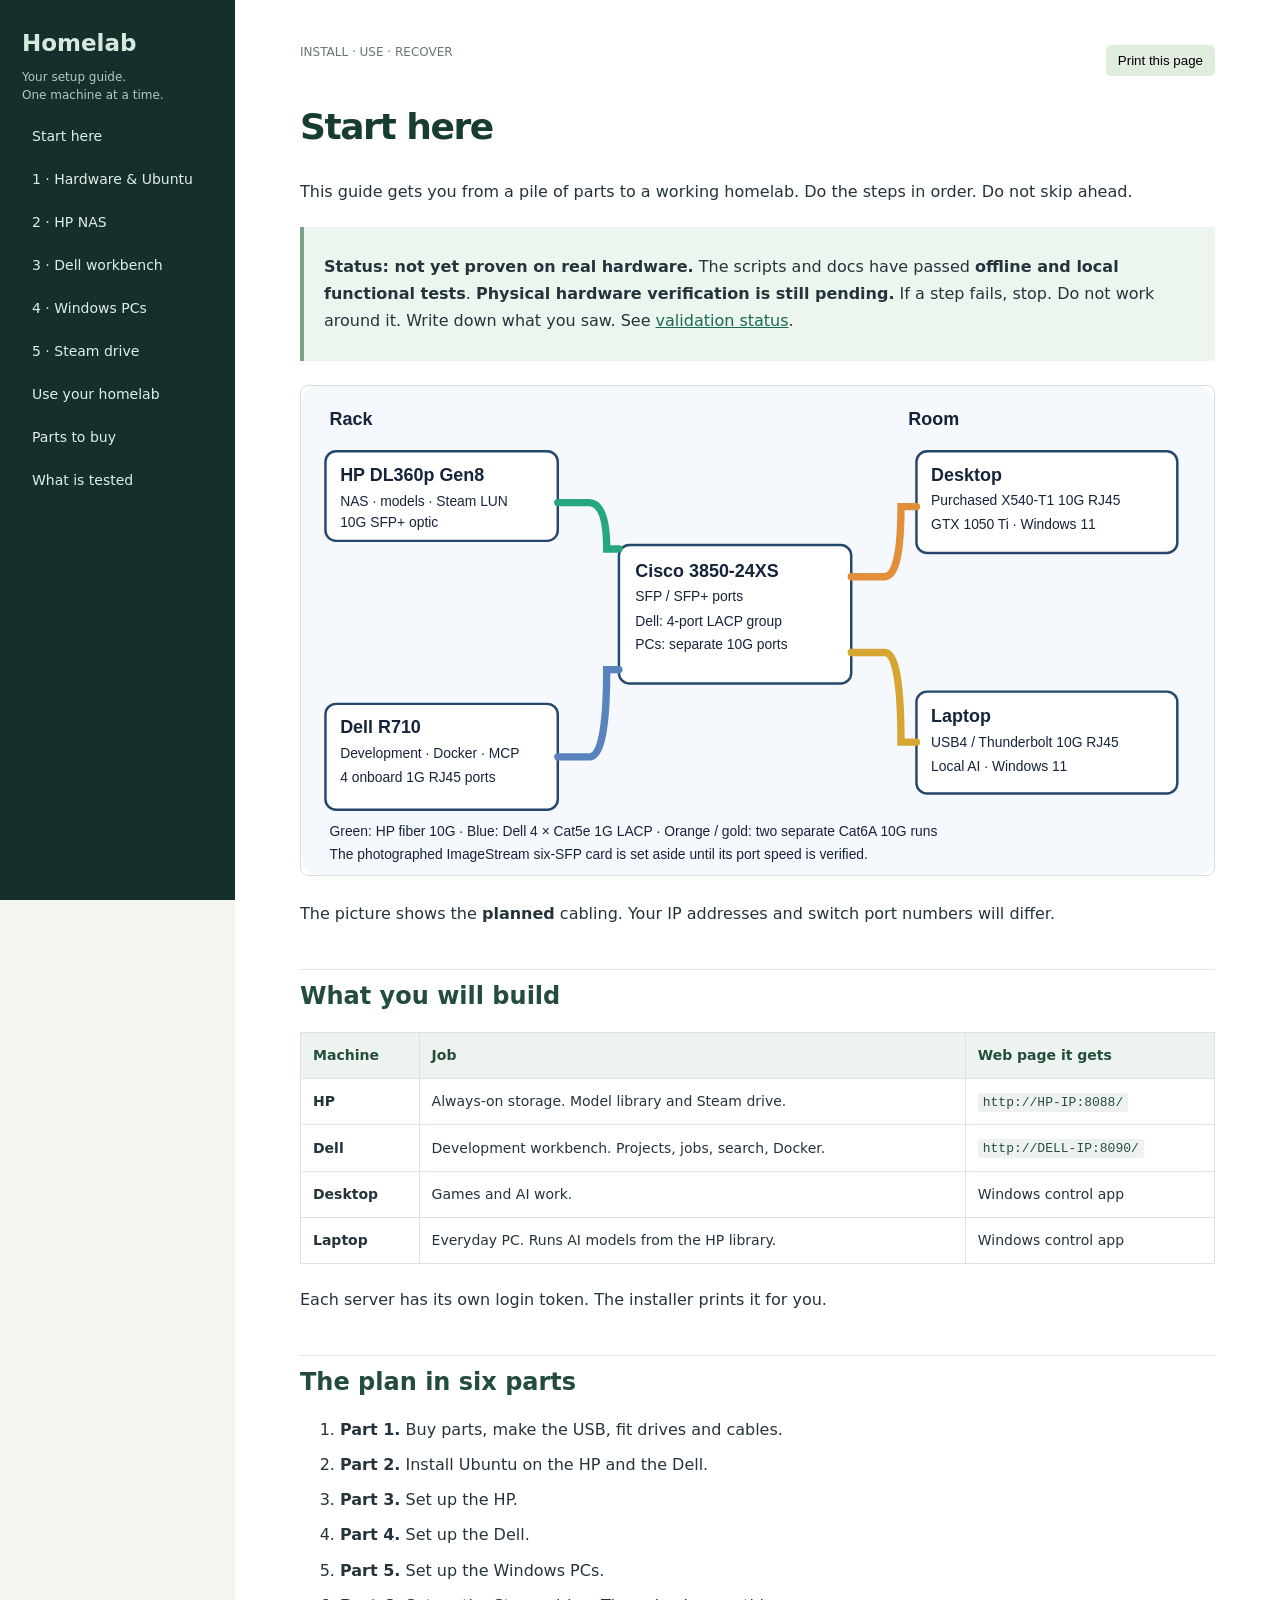
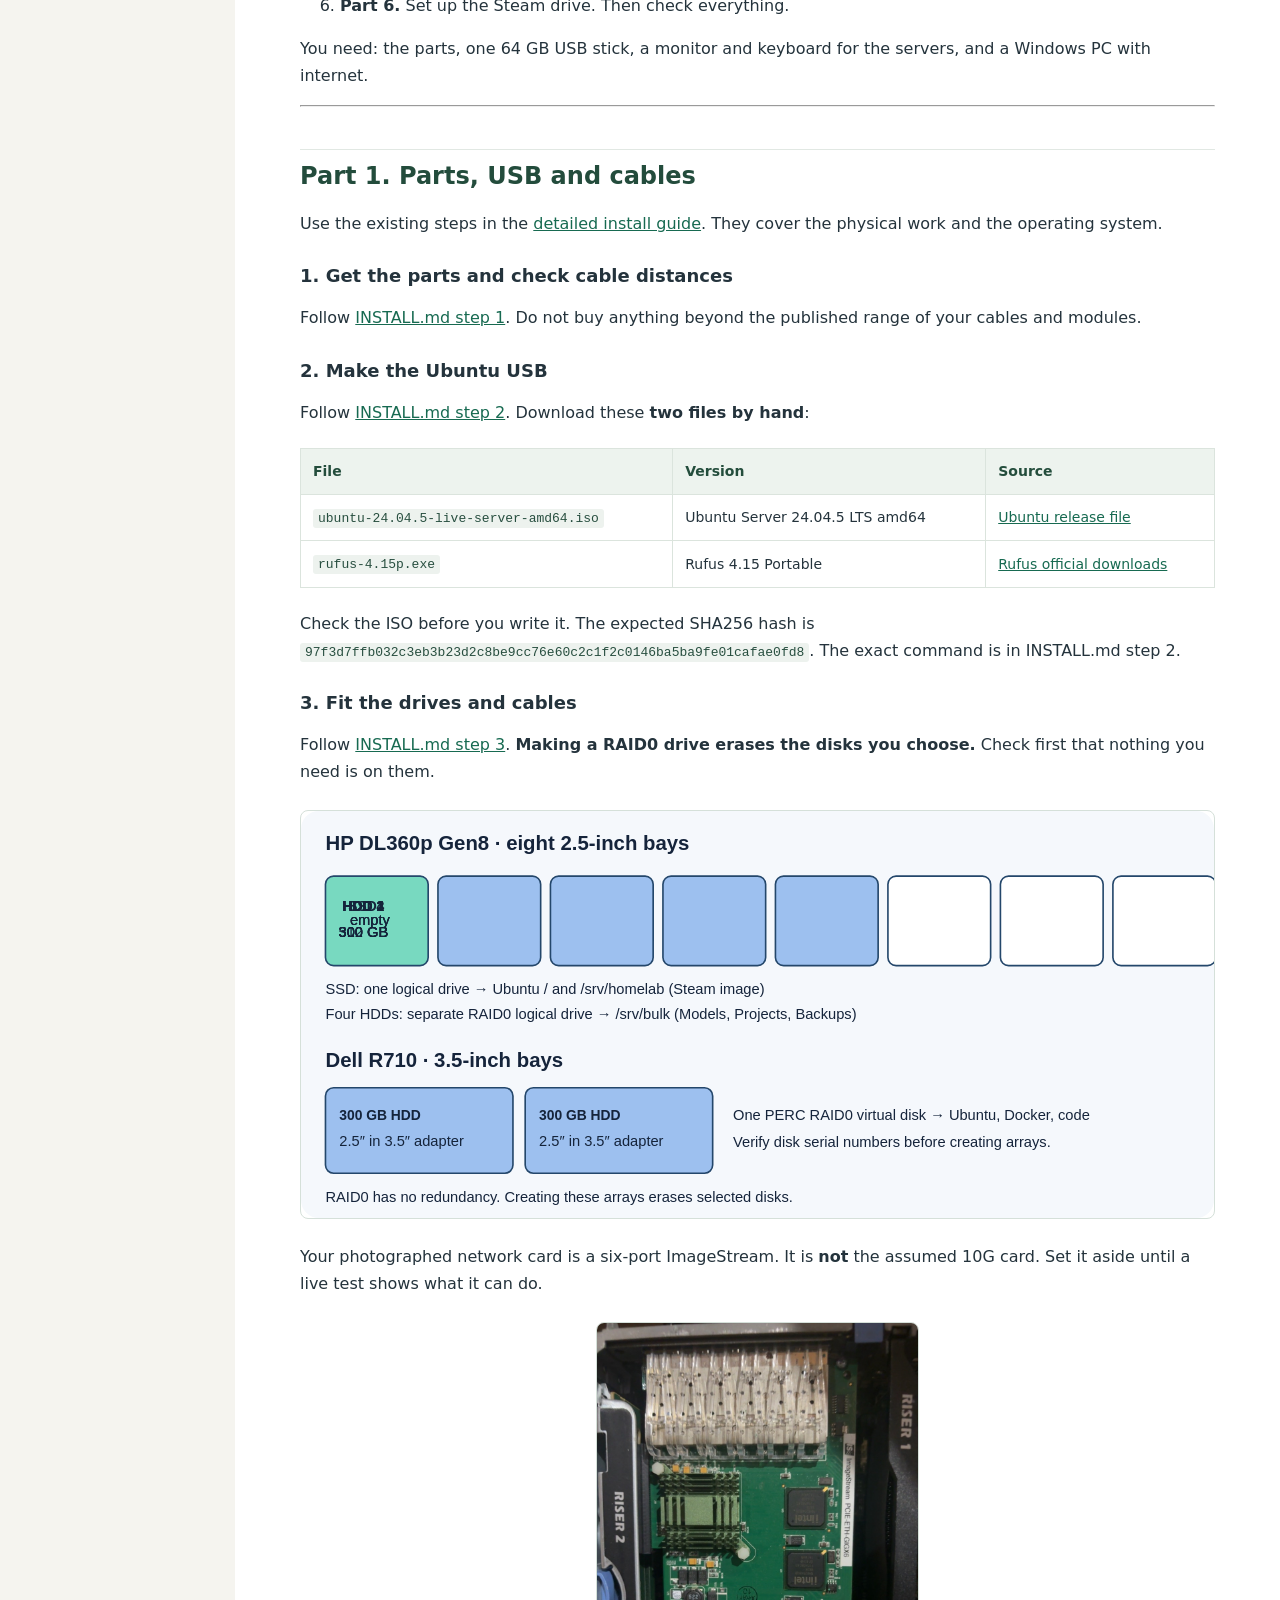
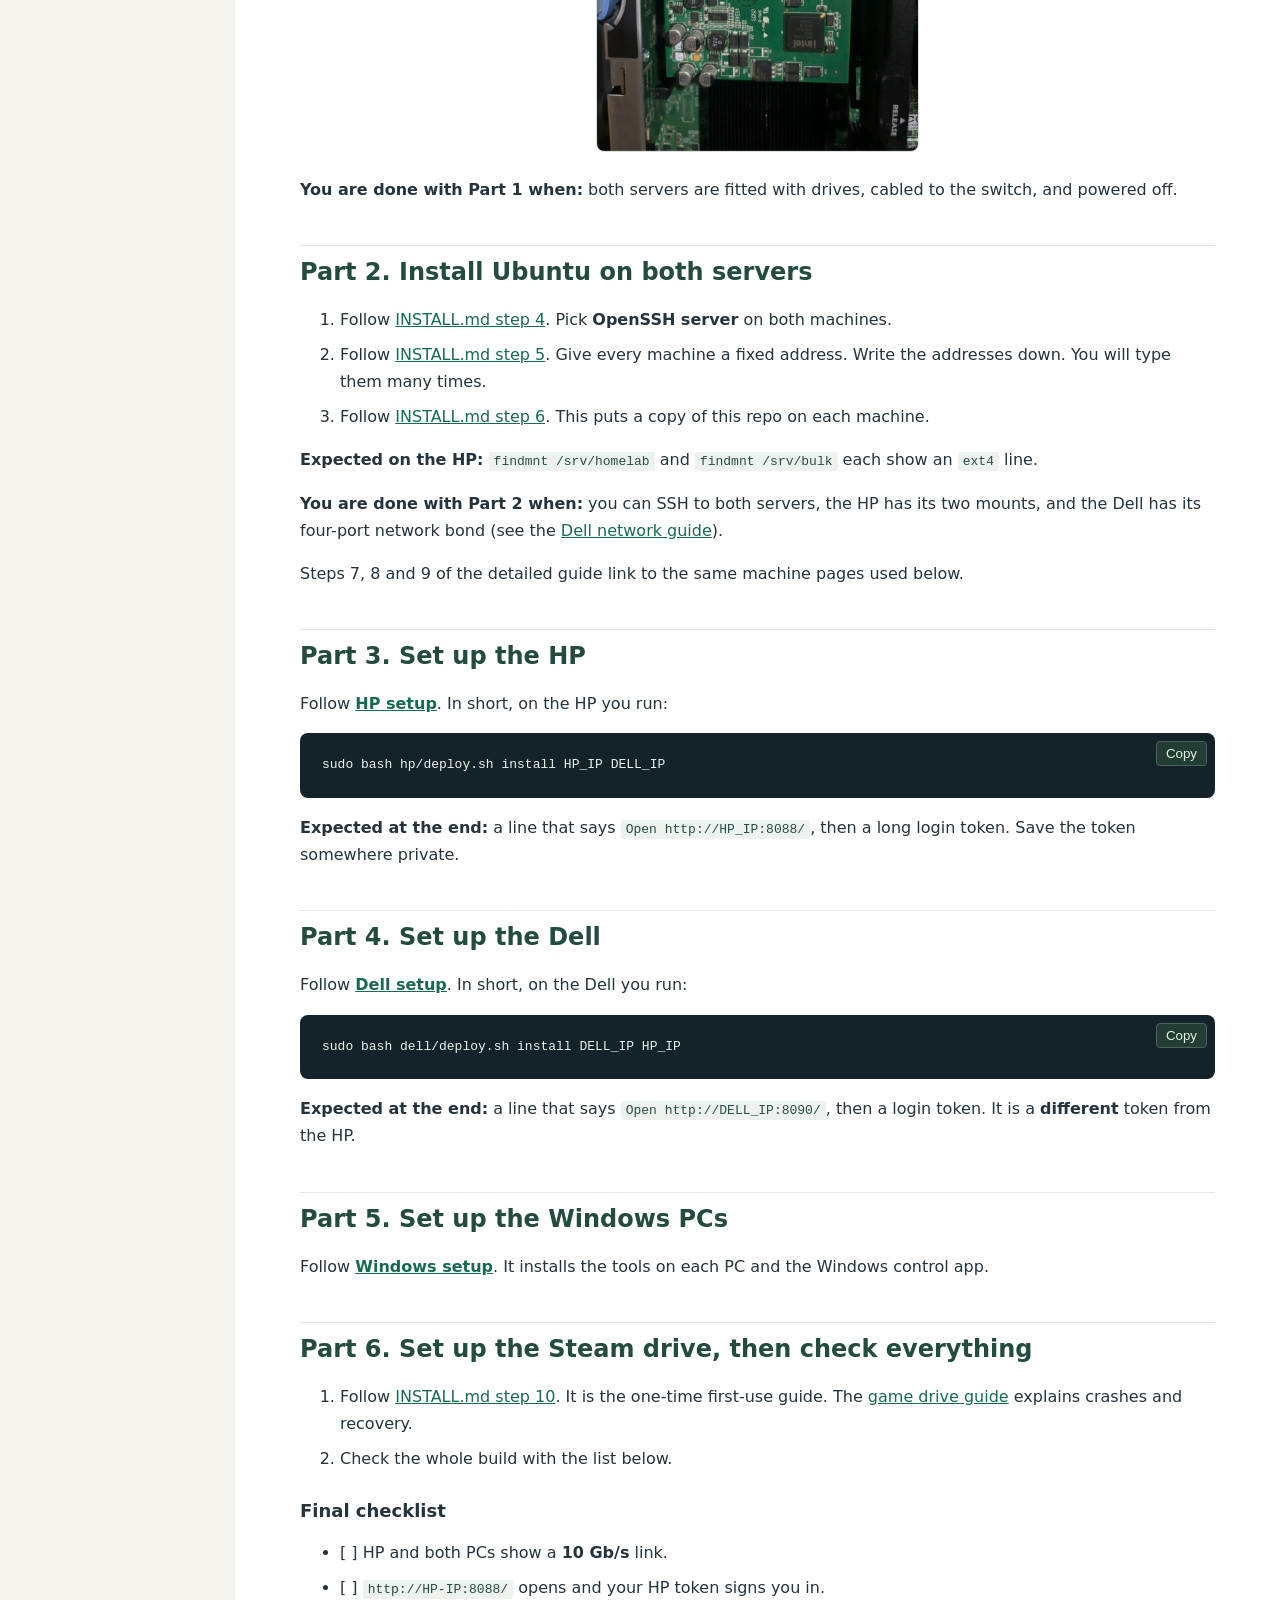
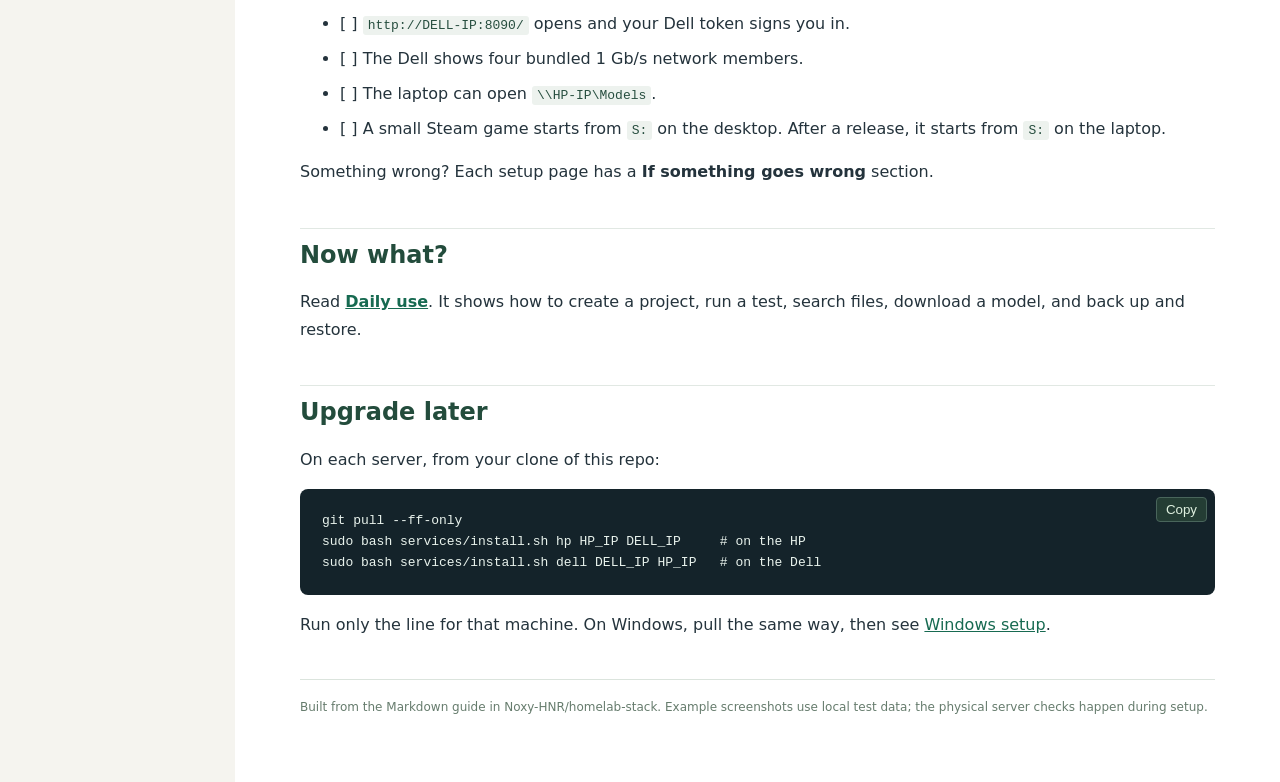
<file: docs/guide.html>
<!doctype html><html lang="en"><head><meta charset="utf-8"><meta name="viewport" content="width=device-width,initial-scale=1"><title>Start here · Homelab</title><link rel="stylesheet" href="assets/guide.css"></head><body><aside><strong>Homelab</strong><p>Your setup guide.<br>One machine at a time.</p><a href="guide.html">Start here</a><a href="INSTALL.html">1 · Hardware & Ubuntu</a><a href="setup/HP.html">2 · HP NAS</a><a href="setup/DELL.html">3 · Dell workbench</a><a href="setup/WINDOWS.html">4 · Windows PCs</a><a href="GAME-DRIVE.html">5 · Steam drive</a><a href="DAILY-USE.html">Use your homelab</a><a href="PARTS.html">Parts to buy</a><a href="VALIDATION.html">What is tested</a></aside><main><div class="topbar"><span>INSTALL · USE · RECOVER</span><button id="print">Print this page</button></div><h1 id="start-here">Start here</h1>
<p>This guide gets you from a pile of parts to a working homelab. Do the steps in order. Do not skip ahead.</p>
<blockquote>
<p><strong>Status: not yet proven on real hardware.</strong> The scripts and docs have passed <strong>offline and local functional tests</strong>. <strong>Physical hardware verification is still pending.</strong> If a step fails, stop. Do not work around it. Write down what you saw. See <a href="VALIDATION.html">validation status</a>.</p>
</blockquote>
<p><img alt="Rack, switch, desktop and laptop cable map" src="assets/cabling-final.svg" /></p>
<p>The picture shows the <strong>planned</strong> cabling. Your IP addresses and switch port numbers will differ.</p>
<h2 id="what-you-will-build">What you will build</h2>
<table>
<thead>
<tr>
<th>Machine</th>
<th>Job</th>
<th>Web page it gets</th>
</tr>
</thead>
<tbody>
<tr>
<td><strong>HP</strong></td>
<td>Always-on storage. Model library and Steam drive.</td>
<td><code>http://HP-IP:8088/</code></td>
</tr>
<tr>
<td><strong>Dell</strong></td>
<td>Development workbench. Projects, jobs, search, Docker.</td>
<td><code>http://DELL-IP:8090/</code></td>
</tr>
<tr>
<td><strong>Desktop</strong></td>
<td>Games and AI work.</td>
<td>Windows control app</td>
</tr>
<tr>
<td><strong>Laptop</strong></td>
<td>Everyday PC. Runs AI models from the HP library.</td>
<td>Windows control app</td>
</tr>
</tbody>
</table>
<p>Each server has its own login token. The installer prints it for you.</p>
<h2 id="the-plan-in-six-parts">The plan in six parts</h2>
<ol>
<li><strong>Part 1.</strong> Buy parts, make the USB, fit drives and cables.</li>
<li><strong>Part 2.</strong> Install Ubuntu on the HP and the Dell.</li>
<li><strong>Part 3.</strong> Set up the HP.</li>
<li><strong>Part 4.</strong> Set up the Dell.</li>
<li><strong>Part 5.</strong> Set up the Windows PCs.</li>
<li><strong>Part 6.</strong> Set up the Steam drive. Then check everything.</li>
</ol>
<p>You need: the parts, one 64 GB USB stick, a monitor and keyboard for the servers, and a Windows PC with internet.</p>
<hr />
<h2 id="part-1-parts-usb-and-cables">Part 1. Parts, USB and cables</h2>
<p>Use the existing steps in the <a href="INSTALL.html">detailed install guide</a>. They cover the physical work and the operating system.</p>
<h3 id="1-get-the-parts-and-check-cable-distances">1. Get the parts and check cable distances</h3>
<p>Follow <a href="INSTALL.html#1-get-the-parts-and-check-the-distances">INSTALL.md step 1</a>. Do not buy anything beyond the published range of your cables and modules.</p>
<h3 id="2-make-the-ubuntu-usb">2. Make the Ubuntu USB</h3>
<p>Follow <a href="INSTALL.html#2-make-the-ubuntu-installer-usb">INSTALL.md step 2</a>. Download these <strong>two files by hand</strong>:</p>
<table>
<thead>
<tr>
<th>File</th>
<th>Version</th>
<th>Source</th>
</tr>
</thead>
<tbody>
<tr>
<td><code>ubuntu-24.04.5-live-server-amd64.iso</code></td>
<td>Ubuntu Server 24.04.5 LTS amd64</td>
<td><a href="https://releases.ubuntu.com/24.04/ubuntu-24.04.5-live-server-amd64.iso">Ubuntu release file</a></td>
</tr>
<tr>
<td><code>rufus-4.15p.exe</code></td>
<td>Rufus 4.15 Portable</td>
<td><a href="https://rufus.ie/downloads/">Rufus official downloads</a></td>
</tr>
</tbody>
</table>
<p>Check the ISO before you write it. The expected SHA256 hash is <code>97f3d7ffb032c3eb3b23d2c8be9cc76e60c2c1f2c0146ba5ba9fe01cafae0fd8</code>. The exact command is in INSTALL.md step 2.</p>
<h3 id="3-fit-the-drives-and-cables">3. Fit the drives and cables</h3>
<p>Follow <a href="INSTALL.html#3-fit-the-drives-and-cables">INSTALL.md step 3</a>. <strong>Making a RAID0 drive erases the disks you choose.</strong> Check first that nothing you need is on them.</p>
<p><img alt="Initial HP and Dell drive layouts" src="assets/drives.svg" /></p>
<p>Your photographed network card is a six-port ImageStream. It is <strong>not</strong> the assumed 10G card. Set it aside until a live test shows what it can do.</p>
<p><img alt="Your six-port ImageStream PCIE-ETH-GIGX6 card" src="assets/imagestream-card.jpg" /></p>
<p><strong>You are done with Part 1 when:</strong> both servers are fitted with drives, cabled to the switch, and powered off.</p>
<h2 id="part-2-install-ubuntu-on-both-servers">Part 2. Install Ubuntu on both servers</h2>
<ol>
<li>Follow <a href="INSTALL.html#4-install-ubuntu-on-both-servers">INSTALL.md step 4</a>. Pick <strong>OpenSSH server</strong> on both machines.</li>
<li>Follow <a href="INSTALL.html#5-give-the-machines-stable-lan-addresses">INSTALL.md step 5</a>. Give every machine a fixed address. Write the addresses down. You will type them many times.</li>
<li>Follow <a href="INSTALL.html#6-clone-this-repo-on-each-machine">INSTALL.md step 6</a>. This puts a copy of this repo on each machine.</li>
</ol>
<p><strong>Expected on the HP:</strong> <code>findmnt /srv/homelab</code> and <code>findmnt /srv/bulk</code> each show an <code>ext4</code> line.</p>
<p><strong>You are done with Part 2 when:</strong> you can SSH to both servers, the HP has its two mounts, and the Dell has its four-port network bond (see the <a href="DELL-NETWORK.html">Dell network guide</a>).</p>
<p>Steps 7, 8 and 9 of the detailed guide link to the same machine pages used below.</p>
<h2 id="part-3-set-up-the-hp">Part 3. Set up the HP</h2>
<p>Follow <strong><a href="setup/HP.html">HP setup</a></strong>. In short, on the HP you run:</p>
<pre><code class="language-bash">sudo bash hp/deploy.sh install HP_IP DELL_IP
</code></pre>
<p><strong>Expected at the end:</strong> a line that says <code>Open http://HP_IP:8088/</code>, then a long login token. Save the token somewhere private.</p>
<h2 id="part-4-set-up-the-dell">Part 4. Set up the Dell</h2>
<p>Follow <strong><a href="setup/DELL.html">Dell setup</a></strong>. In short, on the Dell you run:</p>
<pre><code class="language-bash">sudo bash dell/deploy.sh install DELL_IP HP_IP
</code></pre>
<p><strong>Expected at the end:</strong> a line that says <code>Open http://DELL_IP:8090/</code>, then a login token. It is a <strong>different</strong> token from the HP.</p>
<h2 id="part-5-set-up-the-windows-pcs">Part 5. Set up the Windows PCs</h2>
<p>Follow <strong><a href="setup/WINDOWS.html">Windows setup</a></strong>. It installs the tools on each PC and the Windows control app.</p>
<h2 id="part-6-set-up-the-steam-drive-then-check-everything">Part 6. Set up the Steam drive, then check everything</h2>
<ol>
<li>Follow <a href="INSTALL.html#10-set-up-the-exclusive-steam-drive">INSTALL.md step 10</a>. It is the one-time first-use guide. The <a href="GAME-DRIVE.html">game drive guide</a> explains crashes and recovery.</li>
<li>Check the whole build with the list below.</li>
</ol>
<h3 id="final-checklist">Final checklist</h3>
<ul>
<li>[ ] HP and both PCs show a <strong>10 Gb/s</strong> link.</li>
<li>[ ] <code>http://HP-IP:8088/</code> opens and your HP token signs you in.</li>
<li>[ ] <code>http://DELL-IP:8090/</code> opens and your Dell token signs you in.</li>
<li>[ ] The Dell shows four bundled 1 Gb/s network members.</li>
<li>[ ] The laptop can open <code>\\HP-IP\Models</code>.</li>
<li>[ ] A small Steam game starts from <code>S:</code> on the desktop. After a release, it starts from <code>S:</code> on the laptop.</li>
</ul>
<p>Something wrong? Each setup page has a <strong>If something goes wrong</strong> section.</p>
<h2 id="now-what">Now what?</h2>
<p>Read <strong><a href="DAILY-USE.html">Daily use</a></strong>. It shows how to create a project, run a test, search files, download a model, and back up and restore.</p>
<h2 id="upgrade-later">Upgrade later</h2>
<p>On each server, from your clone of this repo:</p>
<pre><code class="language-bash">git pull --ff-only
sudo bash services/install.sh hp HP_IP DELL_IP     # on the HP
sudo bash services/install.sh dell DELL_IP HP_IP   # on the Dell
</code></pre>
<p>Run only the line for that machine. On Windows, pull the same way, then see <a href="setup/WINDOWS.html">Windows setup</a>.</p><footer>Built from the Markdown guide in Noxy-HNR/homelab-stack. Example screenshots use local test data; the physical server checks happen during setup.</footer></main><script src="assets/guide.js"></script></body></html>
</file>
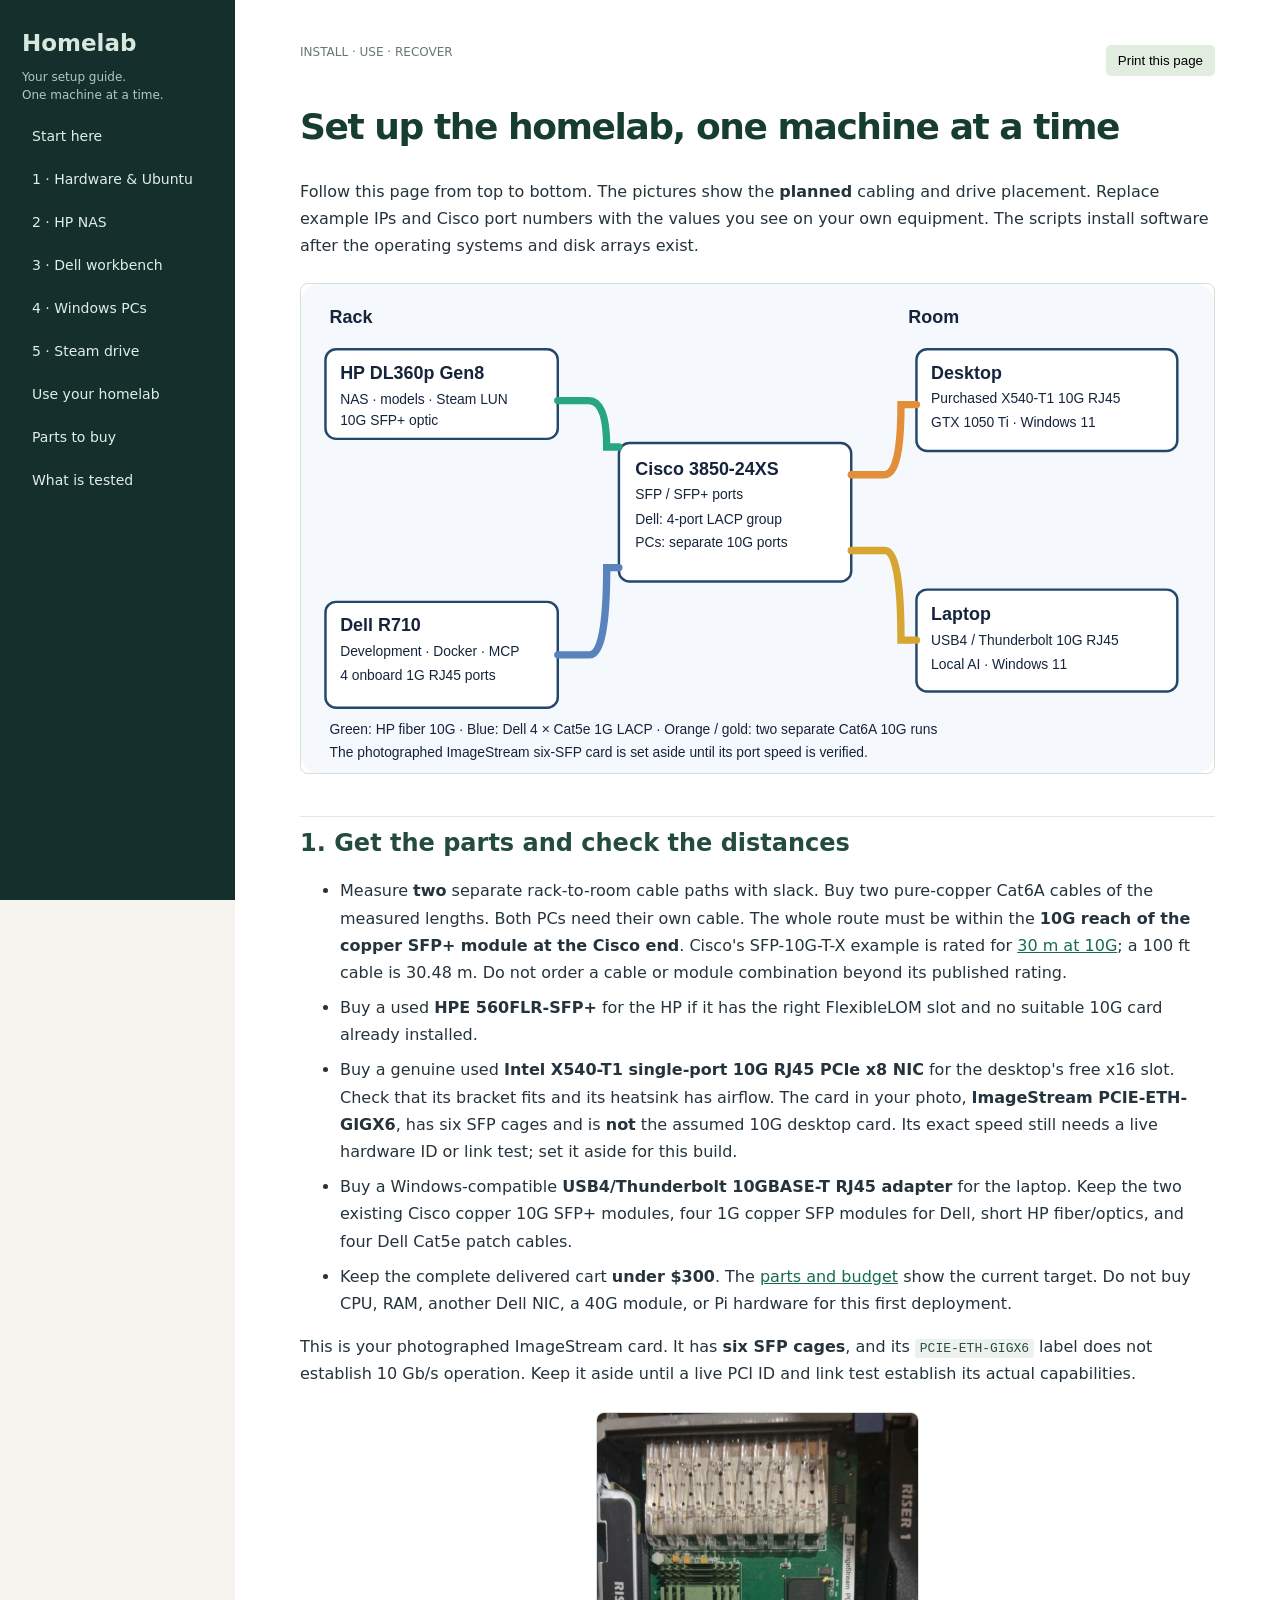
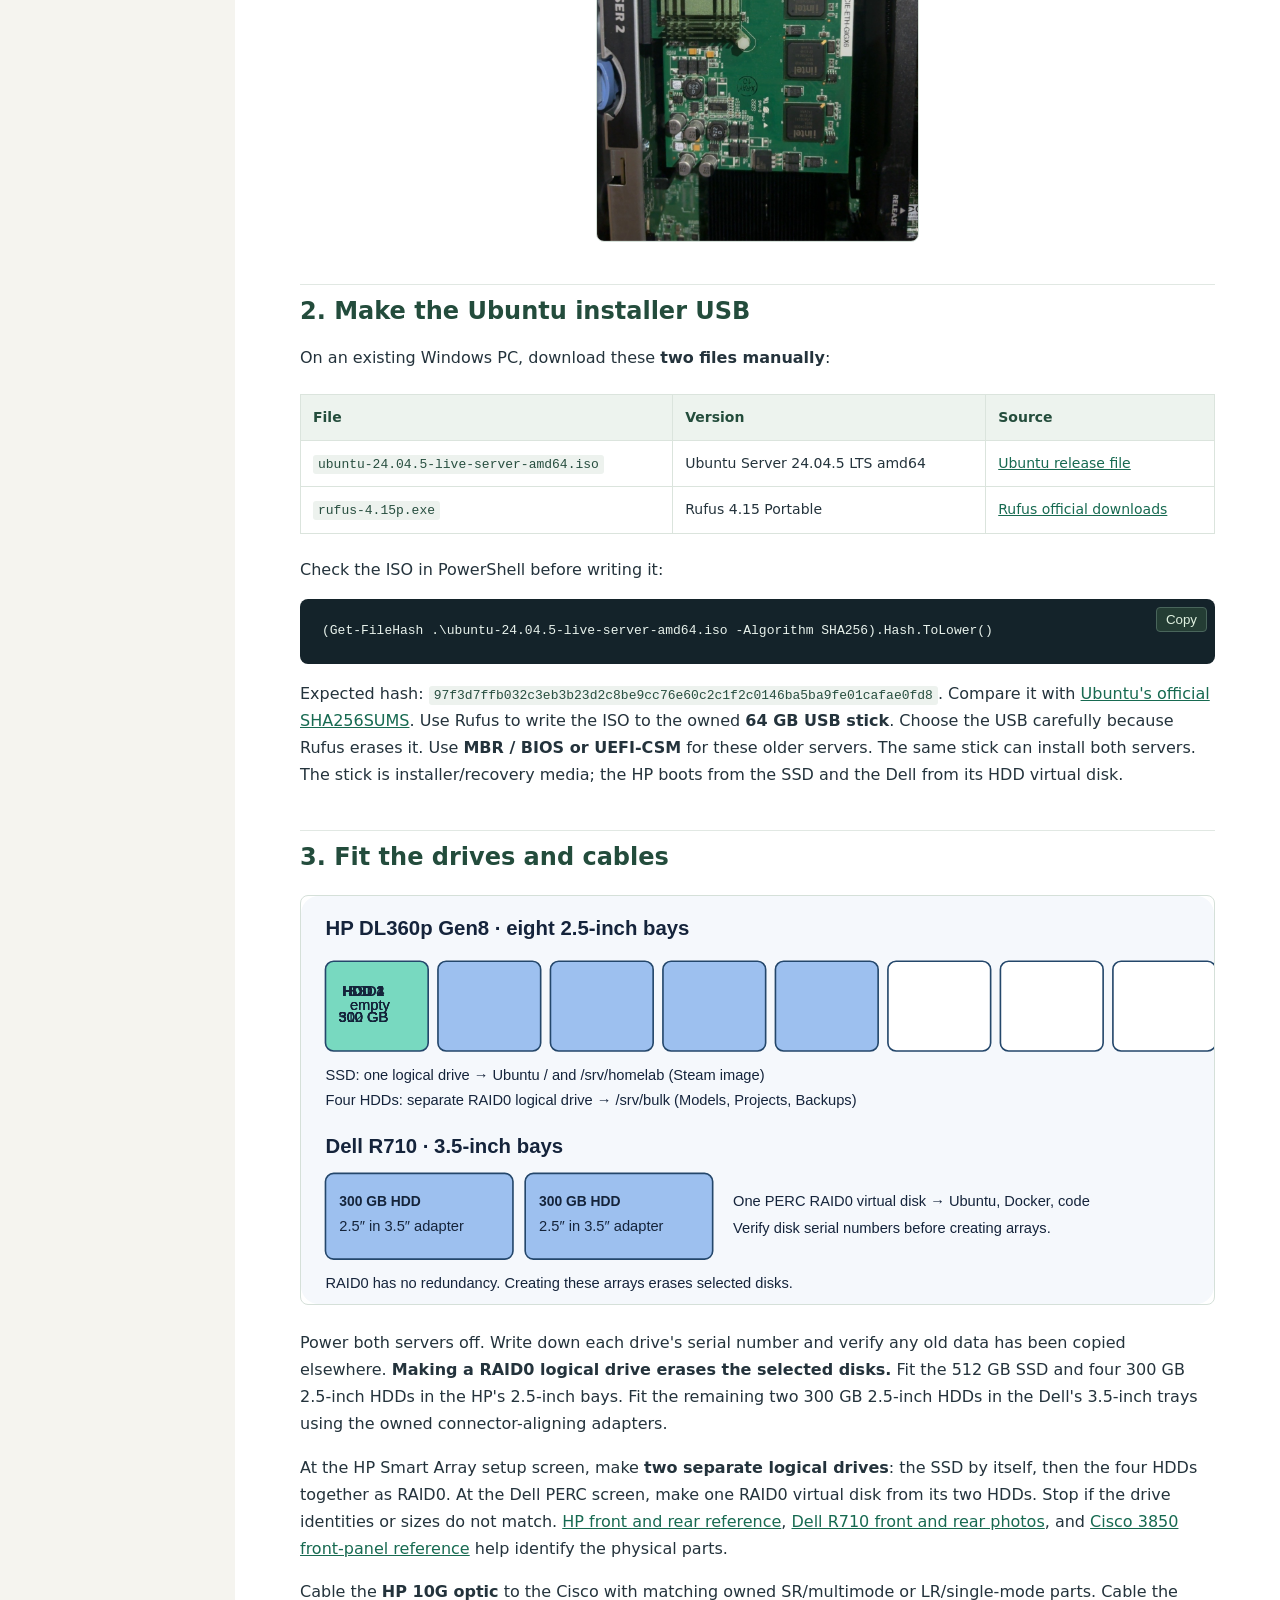
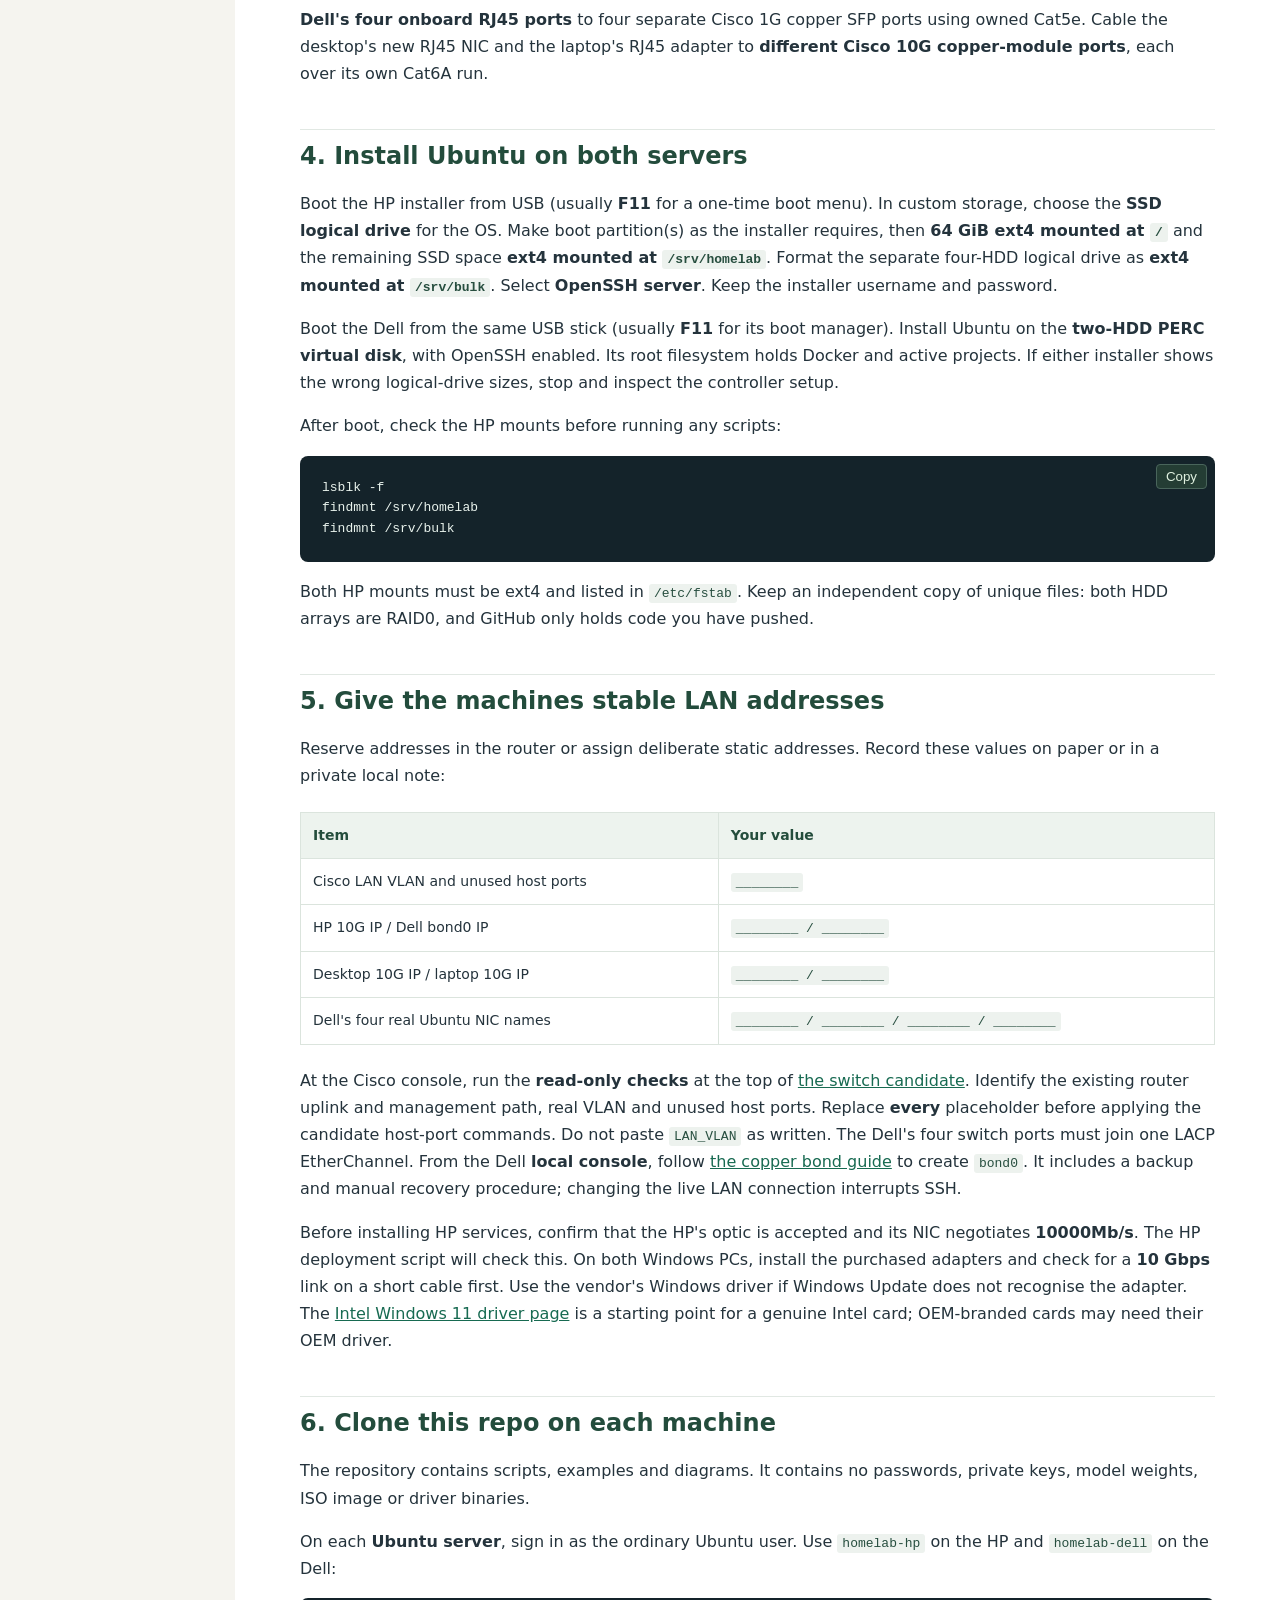
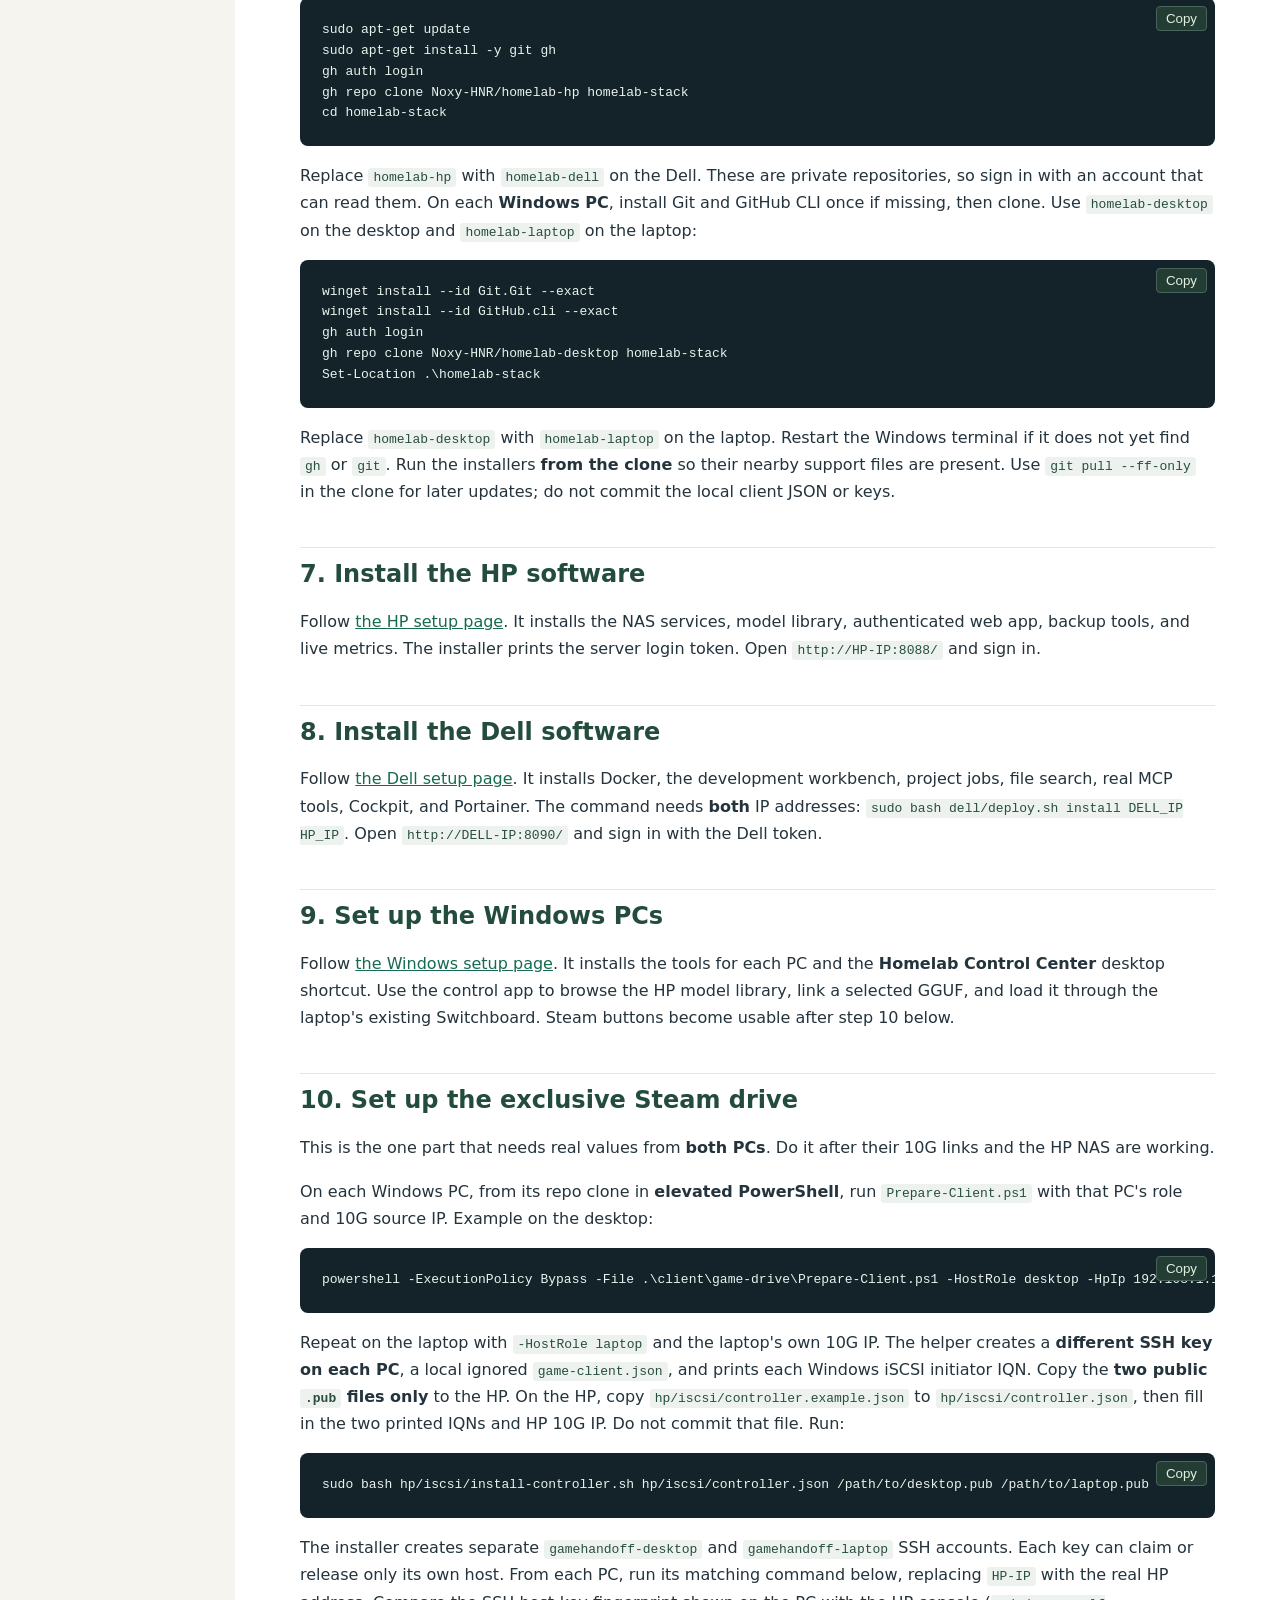
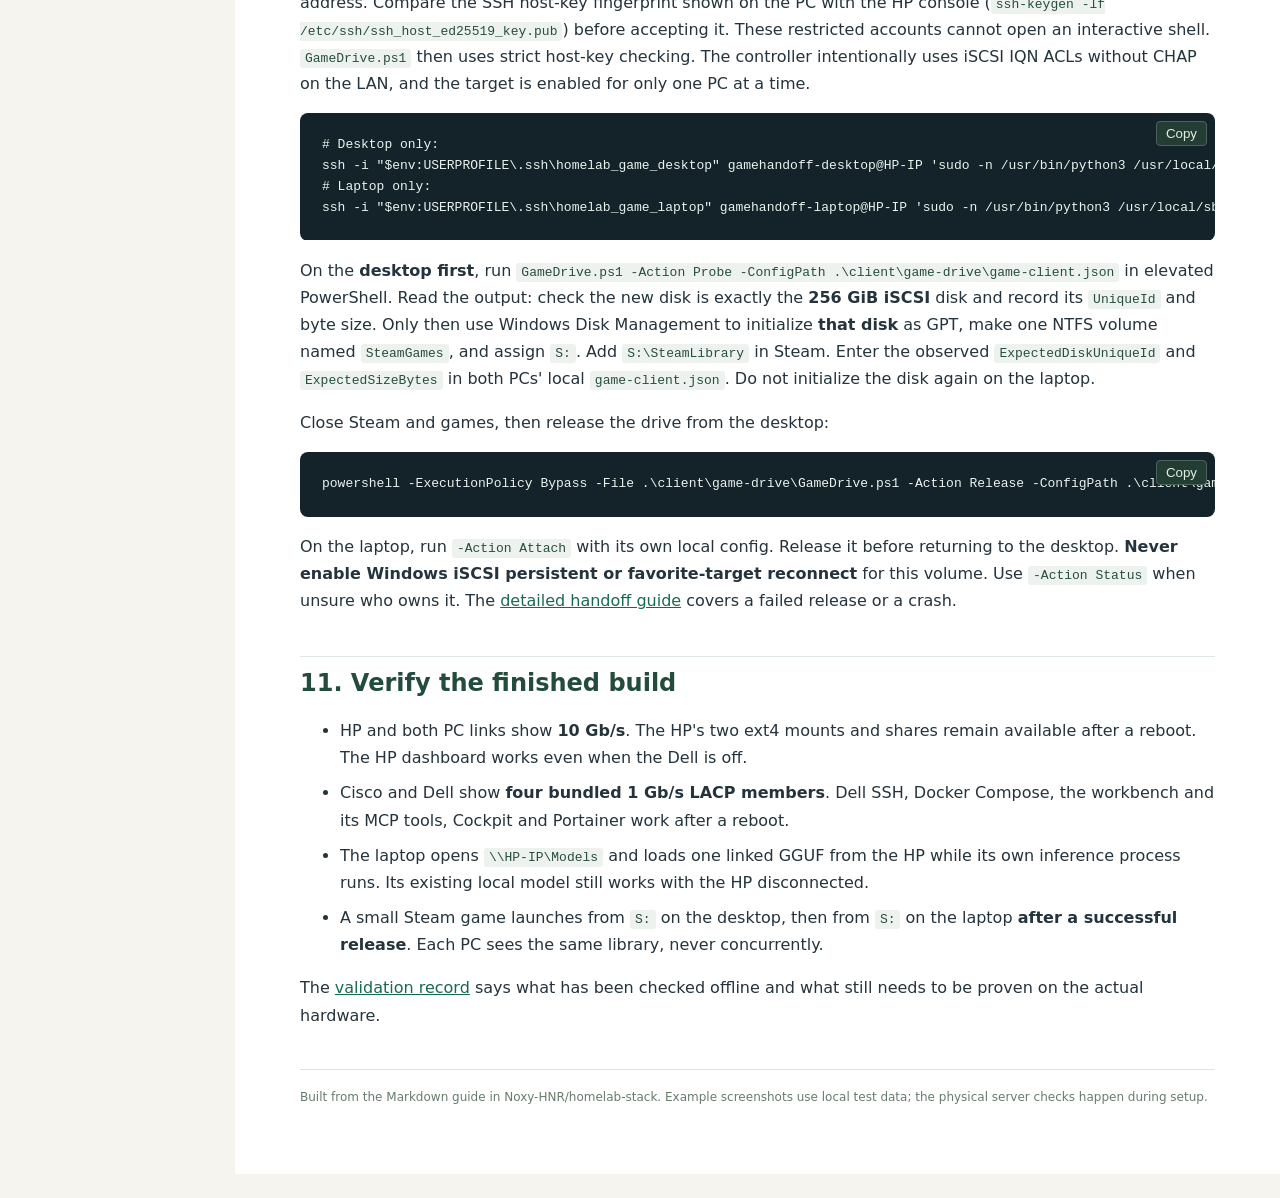
<file: docs/INSTALL.html>
<!doctype html><html lang="en"><head><meta charset="utf-8"><meta name="viewport" content="width=device-width,initial-scale=1"><title>Set up the homelab, one machine at a time · Homelab</title><link rel="stylesheet" href="assets/guide.css"></head><body><aside><strong>Homelab</strong><p>Your setup guide.<br>One machine at a time.</p><a href="guide.html">Start here</a><a href="INSTALL.html">1 · Hardware & Ubuntu</a><a href="setup/HP.html">2 · HP NAS</a><a href="setup/DELL.html">3 · Dell workbench</a><a href="setup/WINDOWS.html">4 · Windows PCs</a><a href="GAME-DRIVE.html">5 · Steam drive</a><a href="DAILY-USE.html">Use your homelab</a><a href="PARTS.html">Parts to buy</a><a href="VALIDATION.html">What is tested</a></aside><main><div class="topbar"><span>INSTALL · USE · RECOVER</span><button id="print">Print this page</button></div><h1 id="set-up-the-homelab-one-machine-at-a-time">Set up the homelab, one machine at a time</h1>
<p>Follow this page from top to bottom. The pictures show the <strong>planned</strong> cabling and drive placement. Replace example IPs and Cisco port numbers with the values you see on your own equipment. The scripts install software after the operating systems and disk arrays exist.</p>
<p><img alt="Rack, switch, desktop and laptop cable map" src="assets/cabling-final.svg" /></p>
<h2 id="1-get-the-parts-and-check-the-distances">1. Get the parts and check the distances</h2>
<ul>
<li>Measure <strong>two</strong> separate rack-to-room cable paths with slack. Buy two pure-copper Cat6A cables of the measured lengths. Both PCs need their own cable. The whole route must be within the <strong>10G reach of the copper SFP+ module at the Cisco end</strong>. Cisco's SFP-10G-T-X example is rated for <a href="https://www.cisco.com/c/en/us/products/collateral/interfaces-modules/transceiver-modules/data_sheet_c78-455693.html">30 m at 10G</a>; a 100 ft cable is 30.48 m. Do not order a cable or module combination beyond its published rating.</li>
<li>Buy a used <strong>HPE 560FLR-SFP+</strong> for the HP if it has the right FlexibleLOM slot and no suitable 10G card already installed.</li>
<li>Buy a genuine used <strong>Intel X540-T1 single-port 10G RJ45 PCIe x8 NIC</strong> for the desktop's free x16 slot. Check that its bracket fits and its heatsink has airflow. The card in your photo, <strong>ImageStream PCIE-ETH-GIGX6</strong>, has six SFP cages and is <strong>not</strong> the assumed 10G desktop card. Its exact speed still needs a live hardware ID or link test; set it aside for this build.</li>
<li>Buy a Windows-compatible <strong>USB4/Thunderbolt 10GBASE-T RJ45 adapter</strong> for the laptop. Keep the two existing Cisco copper 10G SFP+ modules, four 1G copper SFP modules for Dell, short HP fiber/optics, and four Dell Cat5e patch cables.</li>
<li>Keep the complete delivered cart <strong>under $300</strong>. The <a href="PARTS.html">parts and budget</a> show the current target. Do not buy CPU, RAM, another Dell NIC, a 40G module, or Pi hardware for this first deployment.</li>
</ul>
<p>This is your photographed ImageStream card. It has <strong>six SFP cages</strong>, and its <code>PCIE-ETH-GIGX6</code> label does not establish 10 Gb/s operation. Keep it aside until a live PCI ID and link test establish its actual capabilities.</p>
<p><img alt="Your six-port ImageStream PCIE-ETH-GIGX6 card" src="assets/imagestream-card.jpg" /></p>
<h2 id="2-make-the-ubuntu-installer-usb">2. Make the Ubuntu installer USB</h2>
<p>On an existing Windows PC, download these <strong>two files manually</strong>:</p>
<table>
<thead>
<tr>
<th>File</th>
<th>Version</th>
<th>Source</th>
</tr>
</thead>
<tbody>
<tr>
<td><code>ubuntu-24.04.5-live-server-amd64.iso</code></td>
<td>Ubuntu Server 24.04.5 LTS amd64</td>
<td><a href="https://releases.ubuntu.com/24.04/ubuntu-24.04.5-live-server-amd64.iso">Ubuntu release file</a></td>
</tr>
<tr>
<td><code>rufus-4.15p.exe</code></td>
<td>Rufus 4.15 Portable</td>
<td><a href="https://rufus.ie/downloads/">Rufus official downloads</a></td>
</tr>
</tbody>
</table>
<p>Check the ISO in PowerShell before writing it:</p>
<pre><code class="language-powershell">(Get-FileHash .\ubuntu-24.04.5-live-server-amd64.iso -Algorithm SHA256).Hash.ToLower()
</code></pre>
<p>Expected hash: <code>97f3d7ffb032c3eb3b23d2c8be9cc76e60c2c1f2c0146ba5ba9fe01cafae0fd8</code>. Compare it with <a href="https://releases.ubuntu.com/24.04/SHA256SUMS">Ubuntu's official SHA256SUMS</a>. Use Rufus to write the ISO to the owned <strong>64 GB USB stick</strong>. Choose the USB carefully because Rufus erases it. Use <strong>MBR / BIOS or UEFI-CSM</strong> for these older servers. The same stick can install both servers. The stick is installer/recovery media; the HP boots from the SSD and the Dell from its HDD virtual disk.</p>
<h2 id="3-fit-the-drives-and-cables">3. Fit the drives and cables</h2>
<p><img alt="Initial HP and Dell drive layouts" src="assets/drives.svg" /></p>
<p>Power both servers off. Write down each drive's serial number and verify any old data has been copied elsewhere. <strong>Making a RAID0 logical drive erases the selected disks.</strong> Fit the 512 GB SSD and four 300 GB 2.5-inch HDDs in the HP's 2.5-inch bays. Fit the remaining two 300 GB 2.5-inch HDDs in the Dell's 3.5-inch trays using the owned connector-aligning adapters.</p>
<p>At the HP Smart Array setup screen, make <strong>two separate logical drives</strong>: the SSD by itself, then the four HDDs together as RAID0. At the Dell PERC screen, make one RAID0 virtual disk from its two HDDs. Stop if the drive identities or sizes do not match. <a href="https://www.hpe.com/psnow/downloadDoc/HP%20ProLiant%20DL360p%20Generation%208%20%28Gen8%29-c04123167.pdf?deepLink=&amp;form=false&amp;hf=regular&amp;id=c04123167.pdf&amp;isFutureVersion=true&amp;originalObjectName=&amp;prelaunchSection=&amp;preview=false&amp;print=&amp;r=&amp;section=&amp;softrollSection=&amp;ver=2#page=1">HP front and rear reference</a>, <a href="https://i.dell.com/sites/doccontent/business/solutions/engineering-docs/en/Documents/server-poweredge-r710-tech-guidebook.pdf">Dell R710 front and rear photos</a>, and <a href="https://www.cisco.com/c/en/us/td/docs/switches/lan/catalyst3850/hardware/installation/guide/b_c3850_hig.pdf">Cisco 3850 front-panel reference</a> help identify the physical parts.</p>
<p>Cable the <strong>HP 10G optic</strong> to the Cisco with matching owned SR/multimode or LR/single-mode parts. Cable the <strong>Dell's four onboard RJ45 ports</strong> to four separate Cisco 1G copper SFP ports using owned Cat5e. Cable the desktop's new RJ45 NIC and the laptop's RJ45 adapter to <strong>different Cisco 10G copper-module ports</strong>, each over its own Cat6A run.</p>
<h2 id="4-install-ubuntu-on-both-servers">4. Install Ubuntu on both servers</h2>
<p>Boot the HP installer from USB (usually <strong>F11</strong> for a one-time boot menu). In custom storage, choose the <strong>SSD logical drive</strong> for the OS. Make boot partition(s) as the installer requires, then <strong>64 GiB ext4 mounted at <code>/</code></strong> and the remaining SSD space <strong>ext4 mounted at <code>/srv/homelab</code></strong>. Format the separate four-HDD logical drive as <strong>ext4 mounted at <code>/srv/bulk</code></strong>. Select <strong>OpenSSH server</strong>. Keep the installer username and password.</p>
<p>Boot the Dell from the same USB stick (usually <strong>F11</strong> for its boot manager). Install Ubuntu on the <strong>two-HDD PERC virtual disk</strong>, with OpenSSH enabled. Its root filesystem holds Docker and active projects. If either installer shows the wrong logical-drive sizes, stop and inspect the controller setup.</p>
<p>After boot, check the HP mounts before running any scripts:</p>
<pre><code class="language-bash">lsblk -f
findmnt /srv/homelab
findmnt /srv/bulk
</code></pre>
<p>Both HP mounts must be ext4 and listed in <code>/etc/fstab</code>. Keep an independent copy of unique files: both HDD arrays are RAID0, and GitHub only holds code you have pushed.</p>
<h2 id="5-give-the-machines-stable-lan-addresses">5. Give the machines stable LAN addresses</h2>
<p>Reserve addresses in the router or assign deliberate static addresses. Record these values on paper or in a private local note:</p>
<table>
<thead>
<tr>
<th>Item</th>
<th>Your value</th>
</tr>
</thead>
<tbody>
<tr>
<td>Cisco LAN VLAN and unused host ports</td>
<td><code>________</code></td>
</tr>
<tr>
<td>HP 10G IP / Dell bond0 IP</td>
<td><code>________ / ________</code></td>
</tr>
<tr>
<td>Desktop 10G IP / laptop 10G IP</td>
<td><code>________ / ________</code></td>
</tr>
<tr>
<td>Dell's four real Ubuntu NIC names</td>
<td><code>________ / ________ / ________ / ________</code></td>
</tr>
</tbody>
</table>
<p>At the Cisco console, run the <strong>read-only checks</strong> at the top of <a href="../switch/candidate.txt">the switch candidate</a>. Identify the existing router uplink and management path, real VLAN and unused host ports. Replace <strong>every</strong> placeholder before applying the candidate host-port commands. Do not paste <code>LAN_VLAN</code> as written. The Dell's four switch ports must join one LACP EtherChannel. From the Dell <strong>local console</strong>, follow <a href="DELL-NETWORK.html">the copper bond guide</a> to create <code>bond0</code>. It includes a backup and manual recovery procedure; changing the live LAN connection interrupts SSH.</p>
<p>Before installing HP services, confirm that the HP's optic is accepted and its NIC negotiates <strong>10000Mb/s</strong>. The HP deployment script will check this. On both Windows PCs, install the purchased adapters and check for a <strong>10 Gbps</strong> link on a short cable first. Use the vendor's Windows driver if Windows Update does not recognise the adapter. The <a href="https://www.intel.com/content/www/us/en/download/727998/intel-network-adapter-driver-for-microsoft-windows-11.html">Intel Windows 11 driver page</a> is a starting point for a genuine Intel card; OEM-branded cards may need their OEM driver.</p>
<h2 id="6-clone-this-repo-on-each-machine">6. Clone this repo on each machine</h2>
<p>The repository contains scripts, examples and diagrams. It contains no passwords, private keys, model weights, ISO image or driver binaries.</p>
<p>On each <strong>Ubuntu server</strong>, sign in as the ordinary Ubuntu user. Use <code>homelab-hp</code> on the HP and <code>homelab-dell</code> on the Dell:</p>
<pre><code class="language-bash">sudo apt-get update
sudo apt-get install -y git gh
gh auth login
gh repo clone Noxy-HNR/homelab-hp homelab-stack
cd homelab-stack
</code></pre>
<p>Replace <code>homelab-hp</code> with <code>homelab-dell</code> on the Dell. These are private repositories, so sign in with an account that can read them. On each <strong>Windows PC</strong>, install Git and GitHub CLI once if missing, then clone. Use <code>homelab-desktop</code> on the desktop and <code>homelab-laptop</code> on the laptop:</p>
<pre><code class="language-powershell">winget install --id Git.Git --exact
winget install --id GitHub.cli --exact
gh auth login
gh repo clone Noxy-HNR/homelab-desktop homelab-stack
Set-Location .\homelab-stack
</code></pre>
<p>Replace <code>homelab-desktop</code> with <code>homelab-laptop</code> on the laptop. Restart the Windows terminal if it does not yet find <code>gh</code> or <code>git</code>. Run the installers <strong>from the clone</strong> so their nearby support files are present. Use <code>git pull --ff-only</code> in the clone for later updates; do not commit the local client JSON or keys.</p>
<h2 id="7-install-the-hp-software">7. Install the HP software</h2>
<p>Follow <a href="setup/HP.html">the HP setup page</a>. It installs the NAS services, model library, authenticated web app, backup tools, and live metrics. The installer prints the server login token. Open <code>http://HP-IP:8088/</code> and sign in.</p>
<h2 id="8-install-the-dell-software">8. Install the Dell software</h2>
<p>Follow <a href="setup/DELL.html">the Dell setup page</a>. It installs Docker, the development workbench, project jobs, file search, real MCP tools, Cockpit, and Portainer. The command needs <strong>both</strong> IP addresses: <code>sudo bash dell/deploy.sh install DELL_IP HP_IP</code>. Open <code>http://DELL-IP:8090/</code> and sign in with the Dell token.</p>
<h2 id="9-set-up-the-windows-pcs">9. Set up the Windows PCs</h2>
<p>Follow <a href="setup/WINDOWS.html">the Windows setup page</a>. It installs the tools for each PC and the <strong>Homelab Control Center</strong> desktop shortcut. Use the control app to browse the HP model library, link a selected GGUF, and load it through the laptop's existing Switchboard. Steam buttons become usable after step 10 below.</p>
<h2 id="10-set-up-the-exclusive-steam-drive">10. Set up the exclusive Steam drive</h2>
<p>This is the one part that needs real values from <strong>both PCs</strong>. Do it after their 10G links and the HP NAS are working.</p>
<p>On each Windows PC, from its repo clone in <strong>elevated PowerShell</strong>, run <code>Prepare-Client.ps1</code> with that PC's role and 10G source IP. Example on the desktop:</p>
<pre><code class="language-powershell">powershell -ExecutionPolicy Bypass -File .\client\game-drive\Prepare-Client.ps1 -HostRole desktop -HpIp 192.168.1.10 -LocalIp 192.168.1.30
</code></pre>
<p>Repeat on the laptop with <code>-HostRole laptop</code> and the laptop's own 10G IP. The helper creates a <strong>different SSH key on each PC</strong>, a local ignored <code>game-client.json</code>, and prints each Windows iSCSI initiator IQN. Copy the <strong>two public <code>.pub</code> files only</strong> to the HP. On the HP, copy <code>hp/iscsi/controller.example.json</code> to <code>hp/iscsi/controller.json</code>, then fill in the two printed IQNs and HP 10G IP. Do not commit that file. Run:</p>
<pre><code class="language-bash">sudo bash hp/iscsi/install-controller.sh hp/iscsi/controller.json /path/to/desktop.pub /path/to/laptop.pub
</code></pre>
<p>The installer creates separate <code>gamehandoff-desktop</code> and <code>gamehandoff-laptop</code> SSH accounts. Each key can claim or release only its own host. From each PC, run its matching command below, replacing <code>HP-IP</code> with the real HP address. Compare the SSH host-key fingerprint shown on the PC with the HP console (<code>ssh-keygen -lf /etc/ssh/ssh_host_ed25519_key.pub</code>) before accepting it. These restricted accounts cannot open an interactive shell. <code>GameDrive.ps1</code> then uses strict host-key checking. The controller intentionally uses iSCSI IQN ACLs without CHAP on the LAN, and the target is enabled for only one PC at a time.</p>
<pre><code class="language-powershell"># Desktop only:
ssh -i &quot;$env:USERPROFILE\.ssh\homelab_game_desktop&quot; gamehandoff-desktop@HP-IP 'sudo -n /usr/bin/python3 /usr/local/sbin/game-lun-controller.py status'
# Laptop only:
ssh -i &quot;$env:USERPROFILE\.ssh\homelab_game_laptop&quot; gamehandoff-laptop@HP-IP 'sudo -n /usr/bin/python3 /usr/local/sbin/game-lun-controller.py status'
</code></pre>
<p>On the <strong>desktop first</strong>, run <code>GameDrive.ps1 -Action Probe -ConfigPath .\client\game-drive\game-client.json</code> in elevated PowerShell. Read the output: check the new disk is exactly the <strong>256 GiB iSCSI</strong> disk and record its <code>UniqueId</code> and byte size. Only then use Windows Disk Management to initialize <strong>that disk</strong> as GPT, make one NTFS volume named <code>SteamGames</code>, and assign <code>S:</code>. Add <code>S:\SteamLibrary</code> in Steam. Enter the observed <code>ExpectedDiskUniqueId</code> and <code>ExpectedSizeBytes</code> in both PCs' local <code>game-client.json</code>. Do not initialize the disk again on the laptop.</p>
<p>Close Steam and games, then release the drive from the desktop:</p>
<pre><code class="language-powershell">powershell -ExecutionPolicy Bypass -File .\client\game-drive\GameDrive.ps1 -Action Release -ConfigPath .\client\game-drive\game-client.json
</code></pre>
<p>On the laptop, run <code>-Action Attach</code> with its own local config. Release it before returning to the desktop. <strong>Never enable Windows iSCSI persistent or favorite-target reconnect</strong> for this volume. Use <code>-Action Status</code> when unsure who owns it. The <a href="GAME-DRIVE.html">detailed handoff guide</a> covers a failed release or a crash.</p>
<h2 id="11-verify-the-finished-build">11. Verify the finished build</h2>
<ul>
<li>HP and both PC links show <strong>10 Gb/s</strong>. The HP's two ext4 mounts and shares remain available after a reboot. The HP dashboard works even when the Dell is off.</li>
<li>Cisco and Dell show <strong>four bundled 1 Gb/s LACP members</strong>. Dell SSH, Docker Compose, the workbench and its MCP tools, Cockpit and Portainer work after a reboot.</li>
<li>The laptop opens <code>\\HP-IP\Models</code> and loads one linked GGUF from the HP while its own inference process runs. Its existing local model still works with the HP disconnected.</li>
<li>A small Steam game launches from <code>S:</code> on the desktop, then from <code>S:</code> on the laptop <strong>after a successful release</strong>. Each PC sees the same library, never concurrently.</li>
</ul>
<p>The <a href="VALIDATION.html">validation record</a> says what has been checked offline and what still needs to be proven on the actual hardware.</p><footer>Built from the Markdown guide in Noxy-HNR/homelab-stack. Example screenshots use local test data; the physical server checks happen during setup.</footer></main><script src="assets/guide.js"></script></body></html>
</file>
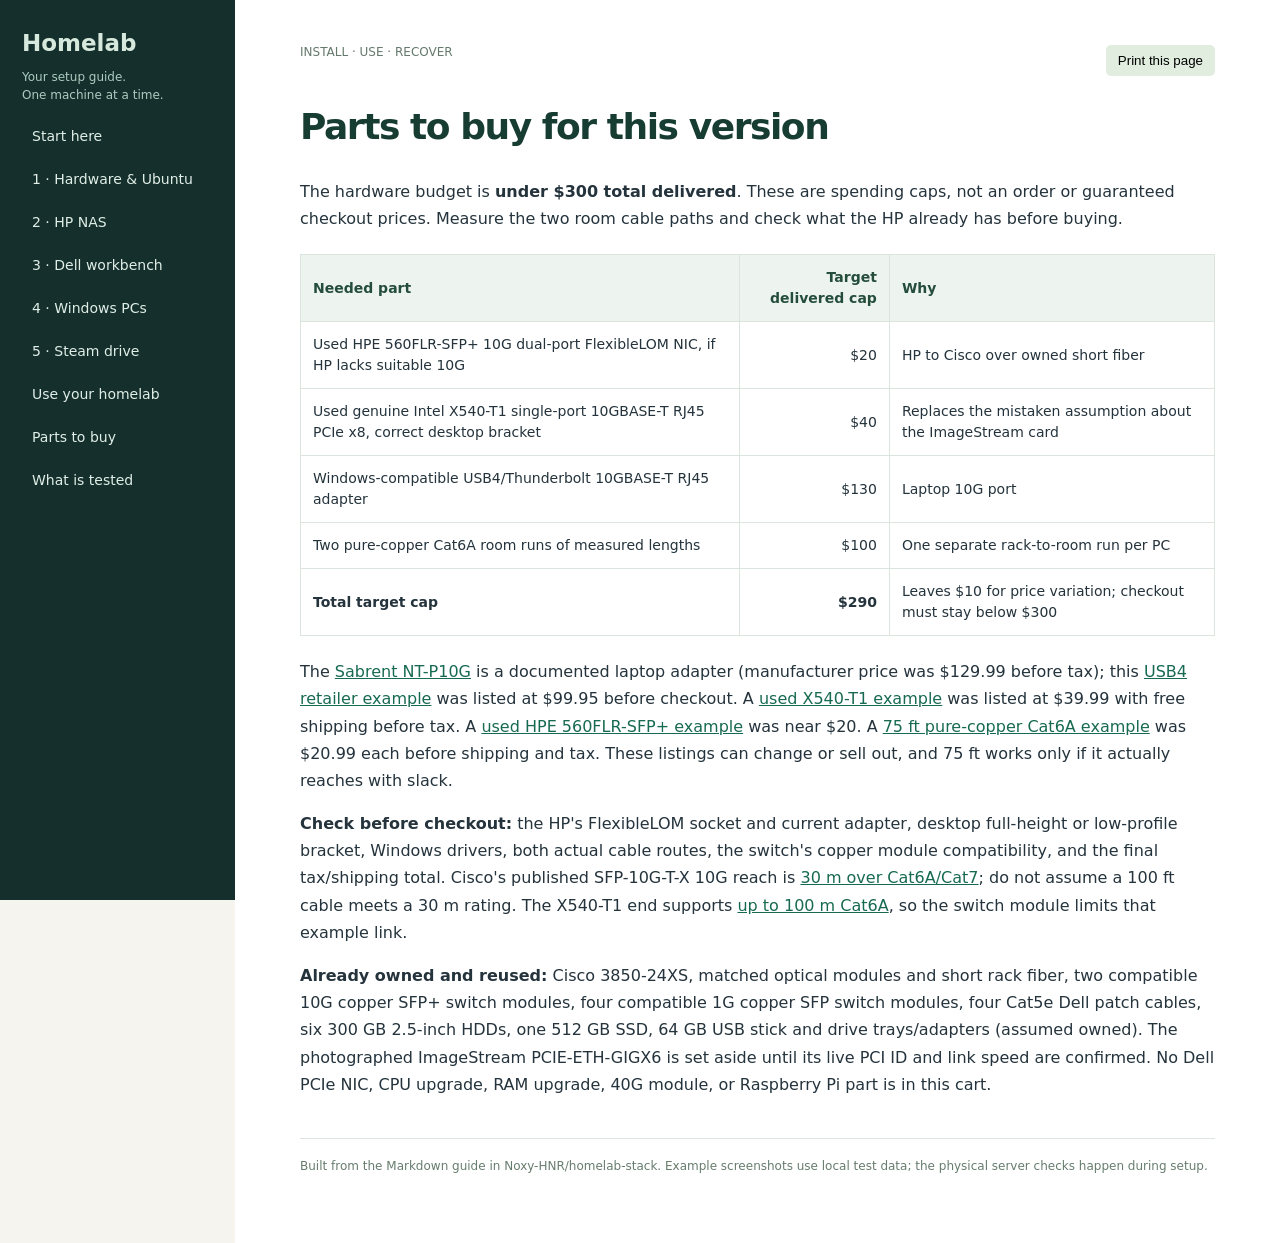
<file: docs/PARTS.html>
<!doctype html><html lang="en"><head><meta charset="utf-8"><meta name="viewport" content="width=device-width,initial-scale=1"><title>Parts to buy for this version · Homelab</title><link rel="stylesheet" href="assets/guide.css"></head><body><aside><strong>Homelab</strong><p>Your setup guide.<br>One machine at a time.</p><a href="guide.html">Start here</a><a href="INSTALL.html">1 · Hardware & Ubuntu</a><a href="setup/HP.html">2 · HP NAS</a><a href="setup/DELL.html">3 · Dell workbench</a><a href="setup/WINDOWS.html">4 · Windows PCs</a><a href="GAME-DRIVE.html">5 · Steam drive</a><a href="DAILY-USE.html">Use your homelab</a><a href="PARTS.html">Parts to buy</a><a href="VALIDATION.html">What is tested</a></aside><main><div class="topbar"><span>INSTALL · USE · RECOVER</span><button id="print">Print this page</button></div><h1 id="parts-to-buy-for-this-version">Parts to buy for this version</h1>
<p>The hardware budget is <strong>under $300 total delivered</strong>. These are spending caps, not an order or guaranteed checkout prices. Measure the two room cable paths and check what the HP already has before buying.</p>
<table>
<thead>
<tr>
<th>Needed part</th>
<th style="text-align: right;">Target delivered cap</th>
<th>Why</th>
</tr>
</thead>
<tbody>
<tr>
<td>Used HPE 560FLR-SFP+ 10G dual-port FlexibleLOM NIC, if HP lacks suitable 10G</td>
<td style="text-align: right;">$20</td>
<td>HP to Cisco over owned short fiber</td>
</tr>
<tr>
<td>Used genuine Intel X540-T1 single-port 10GBASE-T RJ45 PCIe x8, correct desktop bracket</td>
<td style="text-align: right;">$40</td>
<td>Replaces the mistaken assumption about the ImageStream card</td>
</tr>
<tr>
<td>Windows-compatible USB4/Thunderbolt 10GBASE-T RJ45 adapter</td>
<td style="text-align: right;">$130</td>
<td>Laptop 10G port</td>
</tr>
<tr>
<td>Two pure-copper Cat6A room runs of measured lengths</td>
<td style="text-align: right;">$100</td>
<td>One separate rack-to-room run per PC</td>
</tr>
<tr>
<td><strong>Total target cap</strong></td>
<td style="text-align: right;"><strong>$290</strong></td>
<td>Leaves $10 for price variation; checkout must stay below $300</td>
</tr>
</tbody>
</table>
<p>The <a href="https://sabrent.com/products/nt-p10g">Sabrent NT-P10G</a> is a documented laptop adapter (manufacturer price was $129.99 before tax); this <a href="https://www.centralcomputer.com/usb4-to-10g-ethernet-network-adapter-black.html">USB4 retailer example</a> was listed at $99.95 before checkout. A <a href="https://www.ebay.com/itm/127787955314">used X540-T1 example</a> was listed at $39.99 with free shipping before tax. A <a href="https://www.ebay.com/itm/188280947795">used HPE 560FLR-SFP+ example</a> was near $20. A <a href="https://www.monoprice.com/Product?p_id=45436">75 ft pure-copper Cat6A example</a> was $20.99 each before shipping and tax. These listings can change or sell out, and 75 ft works only if it actually reaches with slack.</p>
<p><strong>Check before checkout:</strong> the HP's FlexibleLOM socket and current adapter, desktop full-height or low-profile bracket, Windows drivers, both actual cable routes, the switch's copper module compatibility, and the final tax/shipping total. Cisco's published SFP-10G-T-X 10G reach is <a href="https://www.cisco.com/c/en/us/products/collateral/interfaces-modules/transceiver-modules/data_sheet_c78-455693.html">30 m over Cat6A/Cat7</a>; do not assume a 100 ft cable meets a 30 m rating. The X540-T1 end supports <a href="https://www.intel.com/content/www/us/en/support/articles/000007404/ethernet-products.html">up to 100 m Cat6A</a>, so the switch module limits that example link.</p>
<p><strong>Already owned and reused:</strong> Cisco 3850-24XS, matched optical modules and short rack fiber, two compatible 10G copper SFP+ switch modules, four compatible 1G copper SFP switch modules, four Cat5e Dell patch cables, six 300 GB 2.5-inch HDDs, one 512 GB SSD, 64 GB USB stick and drive trays/adapters (assumed owned). The photographed ImageStream PCIE-ETH-GIGX6 is set aside until its live PCI ID and link speed are confirmed. No Dell PCIe NIC, CPU upgrade, RAM upgrade, 40G module, or Raspberry Pi part is in this cart.</p><footer>Built from the Markdown guide in Noxy-HNR/homelab-stack. Example screenshots use local test data; the physical server checks happen during setup.</footer></main><script src="assets/guide.js"></script></body></html>
</file>
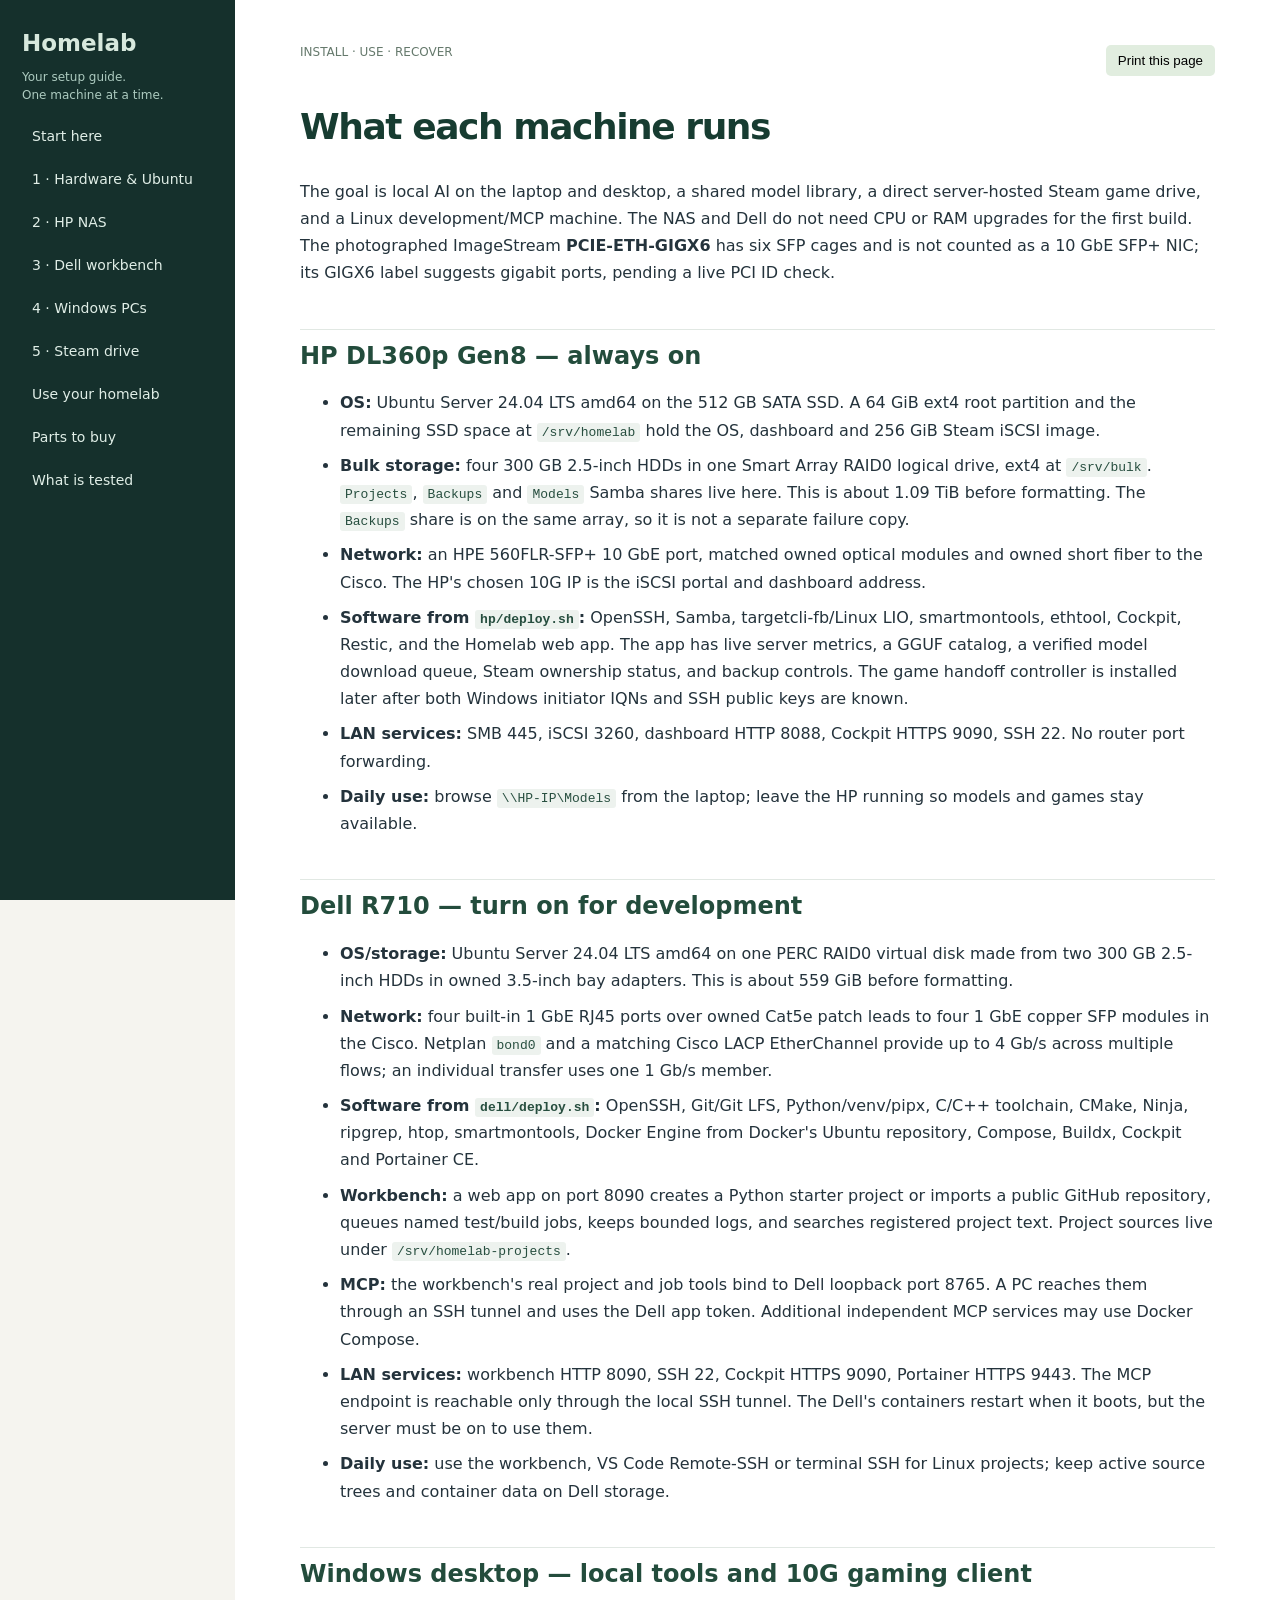
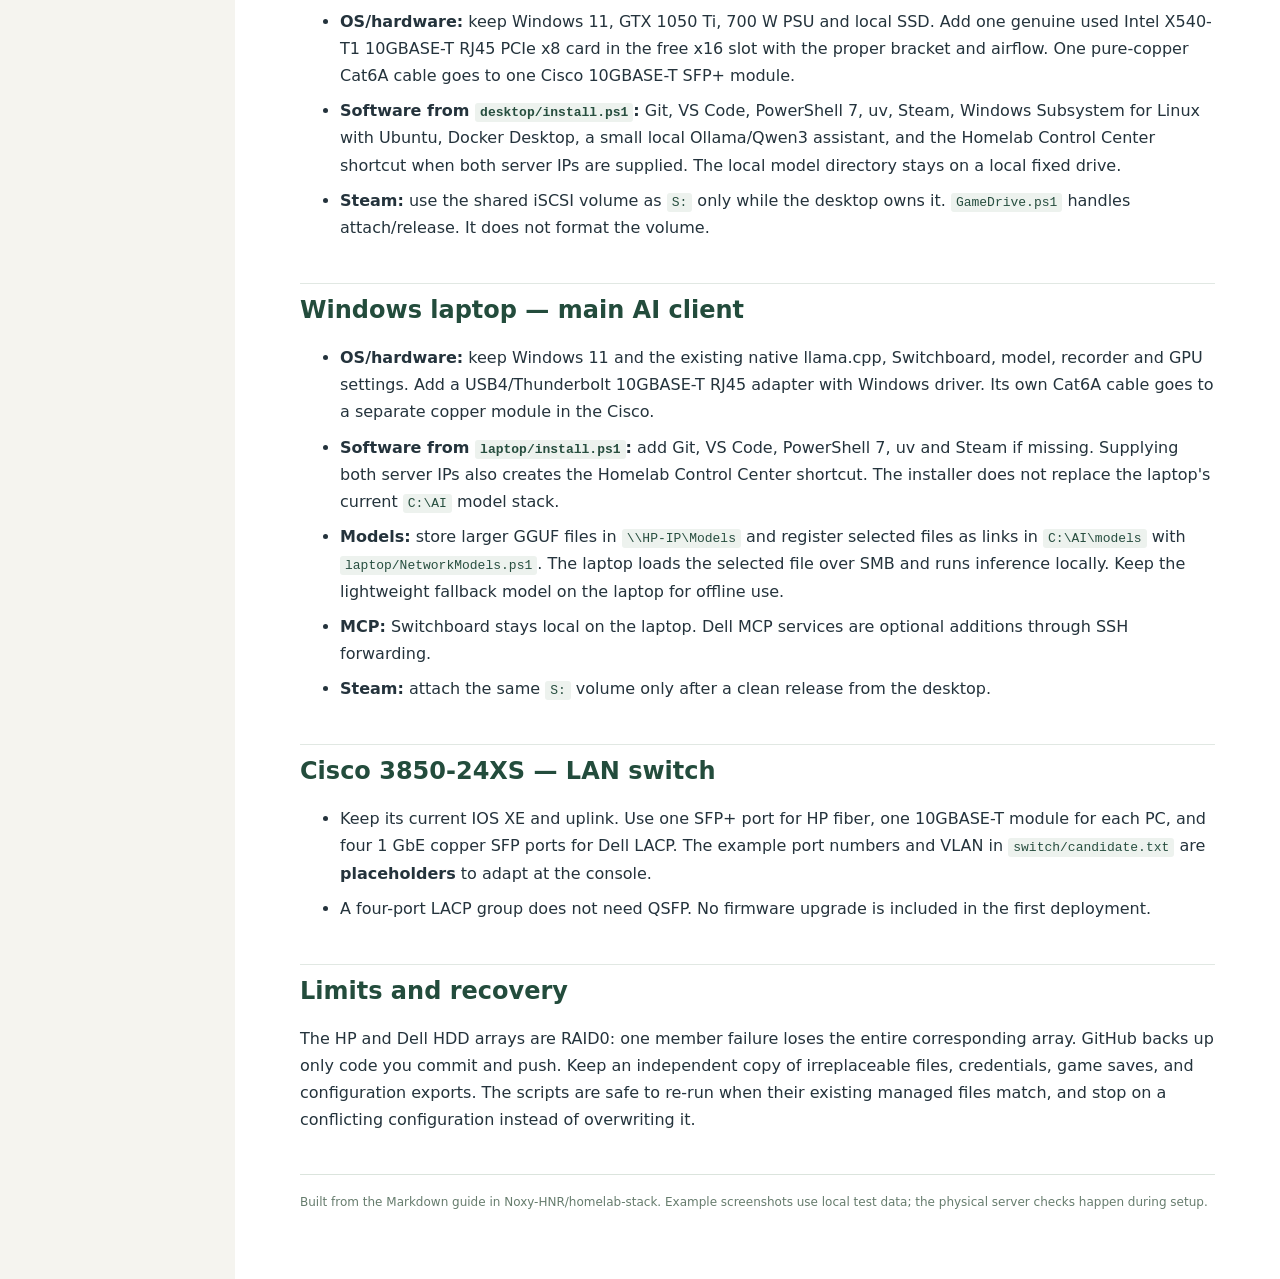
<file: docs/STACK.html>
<!doctype html><html lang="en"><head><meta charset="utf-8"><meta name="viewport" content="width=device-width,initial-scale=1"><title>What each machine runs · Homelab</title><link rel="stylesheet" href="assets/guide.css"></head><body><aside><strong>Homelab</strong><p>Your setup guide.<br>One machine at a time.</p><a href="guide.html">Start here</a><a href="INSTALL.html">1 · Hardware & Ubuntu</a><a href="setup/HP.html">2 · HP NAS</a><a href="setup/DELL.html">3 · Dell workbench</a><a href="setup/WINDOWS.html">4 · Windows PCs</a><a href="GAME-DRIVE.html">5 · Steam drive</a><a href="DAILY-USE.html">Use your homelab</a><a href="PARTS.html">Parts to buy</a><a href="VALIDATION.html">What is tested</a></aside><main><div class="topbar"><span>INSTALL · USE · RECOVER</span><button id="print">Print this page</button></div><h1 id="what-each-machine-runs">What each machine runs</h1>
<p>The goal is local AI on the laptop and desktop, a shared model library, a direct server-hosted Steam game drive, and a Linux development/MCP machine. The NAS and Dell do not need CPU or RAM upgrades for the first build. The photographed ImageStream <strong>PCIE-ETH-GIGX6</strong> has six SFP cages and is not counted as a 10 GbE SFP+ NIC; its GIGX6 label suggests gigabit ports, pending a live PCI ID check.</p>
<h2 id="hp-dl360p-gen8-always-on">HP DL360p Gen8 — always on</h2>
<ul>
<li><strong>OS:</strong> Ubuntu Server 24.04 LTS amd64 on the 512 GB SATA SSD. A 64 GiB ext4 root partition and the remaining SSD space at <code>/srv/homelab</code> hold the OS, dashboard and 256 GiB Steam iSCSI image.</li>
<li><strong>Bulk storage:</strong> four 300 GB 2.5-inch HDDs in one Smart Array RAID0 logical drive, ext4 at <code>/srv/bulk</code>. <code>Projects</code>, <code>Backups</code> and <code>Models</code> Samba shares live here. This is about 1.09 TiB before formatting. The <code>Backups</code> share is on the same array, so it is not a separate failure copy.</li>
<li><strong>Network:</strong> an HPE 560FLR-SFP+ 10 GbE port, matched owned optical modules and owned short fiber to the Cisco. The HP's chosen 10G IP is the iSCSI portal and dashboard address.</li>
<li><strong>Software from <code>hp/deploy.sh</code>:</strong> OpenSSH, Samba, targetcli-fb/Linux LIO, smartmontools, ethtool, Cockpit, Restic, and the Homelab web app. The app has live server metrics, a GGUF catalog, a verified model download queue, Steam ownership status, and backup controls. The game handoff controller is installed later after both Windows initiator IQNs and SSH public keys are known.</li>
<li><strong>LAN services:</strong> SMB 445, iSCSI 3260, dashboard HTTP 8088, Cockpit HTTPS 9090, SSH 22. No router port forwarding.</li>
<li><strong>Daily use:</strong> browse <code>\\HP-IP\Models</code> from the laptop; leave the HP running so models and games stay available.</li>
</ul>
<h2 id="dell-r710-turn-on-for-development">Dell R710 — turn on for development</h2>
<ul>
<li><strong>OS/storage:</strong> Ubuntu Server 24.04 LTS amd64 on one PERC RAID0 virtual disk made from two 300 GB 2.5-inch HDDs in owned 3.5-inch bay adapters. This is about 559 GiB before formatting.</li>
<li><strong>Network:</strong> four built-in 1 GbE RJ45 ports over owned Cat5e patch leads to four 1 GbE copper SFP modules in the Cisco. Netplan <code>bond0</code> and a matching Cisco LACP EtherChannel provide up to 4 Gb/s across multiple flows; an individual transfer uses one 1 Gb/s member.</li>
<li><strong>Software from <code>dell/deploy.sh</code>:</strong> OpenSSH, Git/Git LFS, Python/venv/pipx, C/C++ toolchain, CMake, Ninja, ripgrep, htop, smartmontools, Docker Engine from Docker's Ubuntu repository, Compose, Buildx, Cockpit and Portainer CE.</li>
<li><strong>Workbench:</strong> a web app on port 8090 creates a Python starter project or imports a public GitHub repository, queues named test/build jobs, keeps bounded logs, and searches registered project text. Project sources live under <code>/srv/homelab-projects</code>.</li>
<li><strong>MCP:</strong> the workbench's real project and job tools bind to Dell loopback port 8765. A PC reaches them through an SSH tunnel and uses the Dell app token. Additional independent MCP services may use Docker Compose.</li>
<li><strong>LAN services:</strong> workbench HTTP 8090, SSH 22, Cockpit HTTPS 9090, Portainer HTTPS 9443. The MCP endpoint is reachable only through the local SSH tunnel. The Dell's containers restart when it boots, but the server must be on to use them.</li>
<li><strong>Daily use:</strong> use the workbench, VS Code Remote-SSH or terminal SSH for Linux projects; keep active source trees and container data on Dell storage.</li>
</ul>
<h2 id="windows-desktop-local-tools-and-10g-gaming-client">Windows desktop — local tools and 10G gaming client</h2>
<ul>
<li><strong>OS/hardware:</strong> keep Windows 11, GTX 1050 Ti, 700 W PSU and local SSD. Add one genuine used Intel X540-T1 10GBASE-T RJ45 PCIe x8 card in the free x16 slot with the proper bracket and airflow. One pure-copper Cat6A cable goes to one Cisco 10GBASE-T SFP+ module.</li>
<li><strong>Software from <code>desktop/install.ps1</code>:</strong> Git, VS Code, PowerShell 7, uv, Steam, Windows Subsystem for Linux with Ubuntu, Docker Desktop, a small local Ollama/Qwen3 assistant, and the Homelab Control Center shortcut when both server IPs are supplied. The local model directory stays on a local fixed drive.</li>
<li><strong>Steam:</strong> use the shared iSCSI volume as <code>S:</code> only while the desktop owns it. <code>GameDrive.ps1</code> handles attach/release. It does not format the volume.</li>
</ul>
<h2 id="windows-laptop-main-ai-client">Windows laptop — main AI client</h2>
<ul>
<li><strong>OS/hardware:</strong> keep Windows 11 and the existing native llama.cpp, Switchboard, model, recorder and GPU settings. Add a USB4/Thunderbolt 10GBASE-T RJ45 adapter with Windows driver. Its own Cat6A cable goes to a separate copper module in the Cisco.</li>
<li><strong>Software from <code>laptop/install.ps1</code>:</strong> add Git, VS Code, PowerShell 7, uv and Steam if missing. Supplying both server IPs also creates the Homelab Control Center shortcut. The installer does not replace the laptop's current <code>C:\AI</code> model stack.</li>
<li><strong>Models:</strong> store larger GGUF files in <code>\\HP-IP\Models</code> and register selected files as links in <code>C:\AI\models</code> with <code>laptop/NetworkModels.ps1</code>. The laptop loads the selected file over SMB and runs inference locally. Keep the lightweight fallback model on the laptop for offline use.</li>
<li><strong>MCP:</strong> Switchboard stays local on the laptop. Dell MCP services are optional additions through SSH forwarding.</li>
<li><strong>Steam:</strong> attach the same <code>S:</code> volume only after a clean release from the desktop.</li>
</ul>
<h2 id="cisco-3850-24xs-lan-switch">Cisco 3850-24XS — LAN switch</h2>
<ul>
<li>Keep its current IOS XE and uplink. Use one SFP+ port for HP fiber, one 10GBASE-T module for each PC, and four 1 GbE copper SFP ports for Dell LACP. The example port numbers and VLAN in <code>switch/candidate.txt</code> are <strong>placeholders</strong> to adapt at the console.</li>
<li>A four-port LACP group does not need QSFP. No firmware upgrade is included in the first deployment.</li>
</ul>
<h2 id="limits-and-recovery">Limits and recovery</h2>
<p>The HP and Dell HDD arrays are RAID0: one member failure loses the entire corresponding array. GitHub backs up only code you commit and push. Keep an independent copy of irreplaceable files, credentials, game saves, and configuration exports. The scripts are safe to re-run when their existing managed files match, and stop on a conflicting configuration instead of overwriting it.</p><footer>Built from the Markdown guide in Noxy-HNR/homelab-stack. Example screenshots use local test data; the physical server checks happen during setup.</footer></main><script src="assets/guide.js"></script></body></html>
</file>
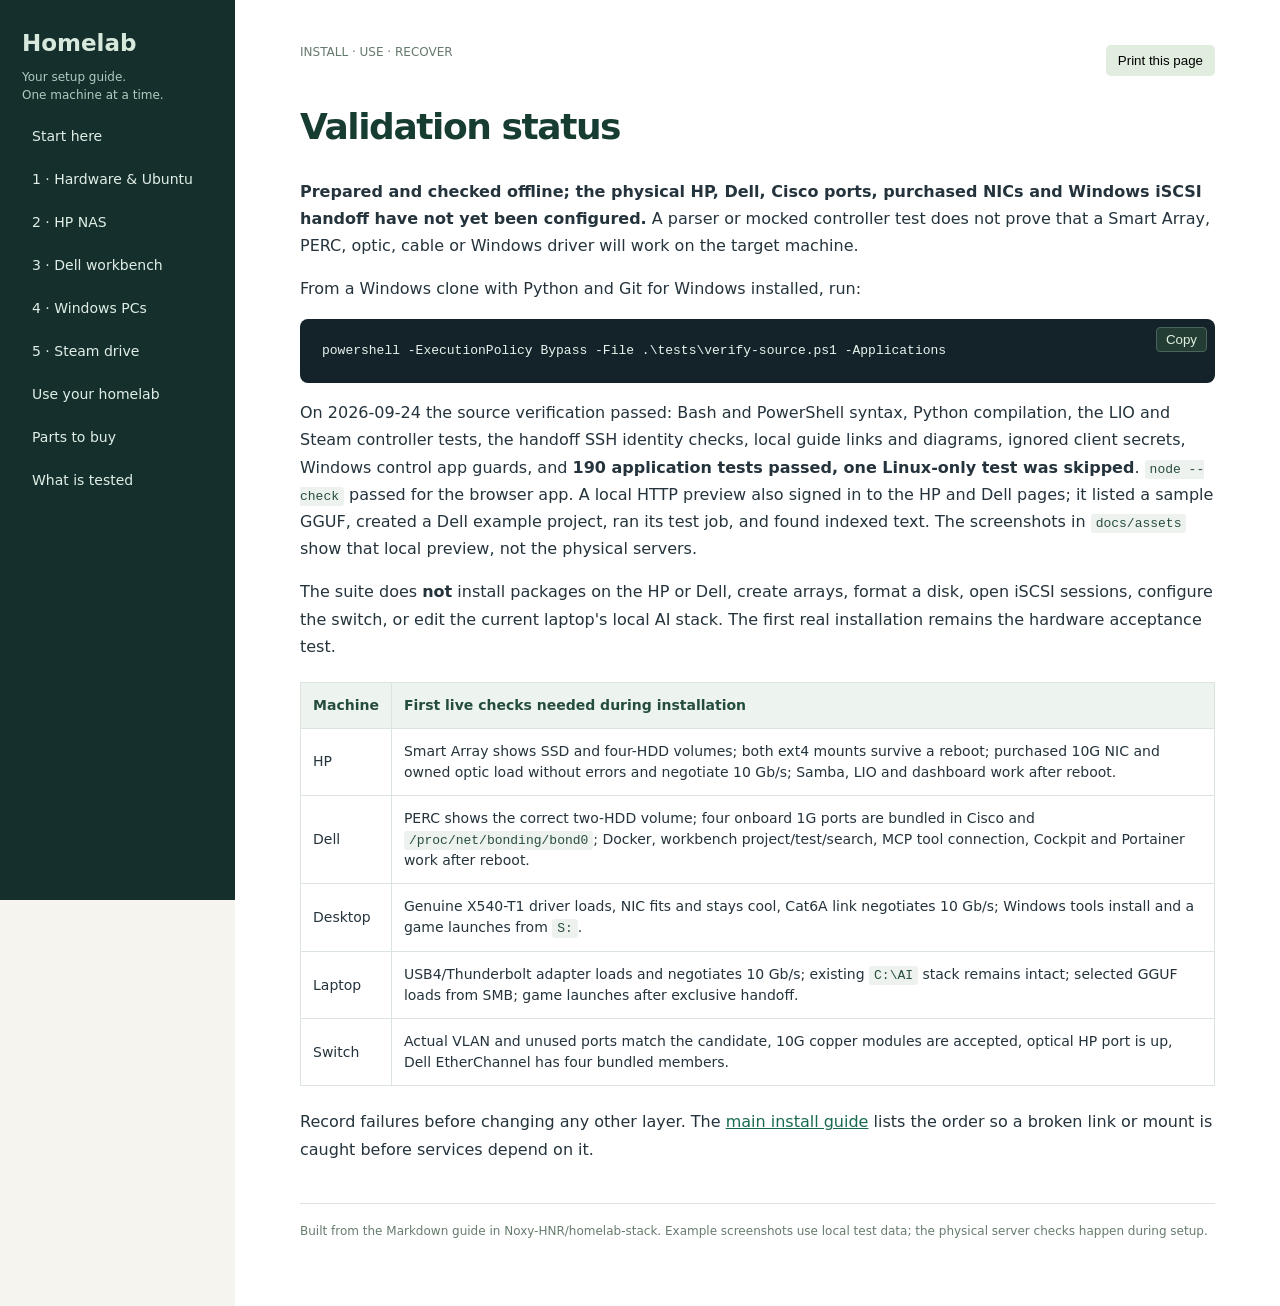
<file: docs/VALIDATION.html>
<!doctype html><html lang="en"><head><meta charset="utf-8"><meta name="viewport" content="width=device-width,initial-scale=1"><title>Validation status · Homelab</title><link rel="stylesheet" href="assets/guide.css"></head><body><aside><strong>Homelab</strong><p>Your setup guide.<br>One machine at a time.</p><a href="guide.html">Start here</a><a href="INSTALL.html">1 · Hardware & Ubuntu</a><a href="setup/HP.html">2 · HP NAS</a><a href="setup/DELL.html">3 · Dell workbench</a><a href="setup/WINDOWS.html">4 · Windows PCs</a><a href="GAME-DRIVE.html">5 · Steam drive</a><a href="DAILY-USE.html">Use your homelab</a><a href="PARTS.html">Parts to buy</a><a href="VALIDATION.html">What is tested</a></aside><main><div class="topbar"><span>INSTALL · USE · RECOVER</span><button id="print">Print this page</button></div><h1 id="validation-status">Validation status</h1>
<p><strong>Prepared and checked offline; the physical HP, Dell, Cisco ports, purchased NICs and Windows iSCSI handoff have not yet been configured.</strong> A parser or mocked controller test does not prove that a Smart Array, PERC, optic, cable or Windows driver will work on the target machine.</p>
<p>From a Windows clone with Python and Git for Windows installed, run:</p>
<pre><code class="language-powershell">powershell -ExecutionPolicy Bypass -File .\tests\verify-source.ps1 -Applications
</code></pre>
<p>On 2026-09-24 the source verification passed: Bash and PowerShell syntax, Python compilation, the LIO and Steam controller tests, the handoff SSH identity checks, local guide links and diagrams, ignored client secrets, Windows control app guards, and <strong>190 application tests passed, one Linux-only test was skipped</strong>. <code>node --check</code> passed for the browser app. A local HTTP preview also signed in to the HP and Dell pages; it listed a sample GGUF, created a Dell example project, ran its test job, and found indexed text. The screenshots in <code>docs/assets</code> show that local preview, not the physical servers.</p>
<p>The suite does <strong>not</strong> install packages on the HP or Dell, create arrays, format a disk, open iSCSI sessions, configure the switch, or edit the current laptop's local AI stack. The first real installation remains the hardware acceptance test.</p>
<table>
<thead>
<tr>
<th>Machine</th>
<th>First live checks needed during installation</th>
</tr>
</thead>
<tbody>
<tr>
<td>HP</td>
<td>Smart Array shows SSD and four-HDD volumes; both ext4 mounts survive a reboot; purchased 10G NIC and owned optic load without errors and negotiate 10 Gb/s; Samba, LIO and dashboard work after reboot.</td>
</tr>
<tr>
<td>Dell</td>
<td>PERC shows the correct two-HDD volume; four onboard 1G ports are bundled in Cisco and <code>/proc/net/bonding/bond0</code>; Docker, workbench project/test/search, MCP tool connection, Cockpit and Portainer work after reboot.</td>
</tr>
<tr>
<td>Desktop</td>
<td>Genuine X540-T1 driver loads, NIC fits and stays cool, Cat6A link negotiates 10 Gb/s; Windows tools install and a game launches from <code>S:</code>.</td>
</tr>
<tr>
<td>Laptop</td>
<td>USB4/Thunderbolt adapter loads and negotiates 10 Gb/s; existing <code>C:\AI</code> stack remains intact; selected GGUF loads from SMB; game launches after exclusive handoff.</td>
</tr>
<tr>
<td>Switch</td>
<td>Actual VLAN and unused ports match the candidate, 10G copper modules are accepted, optical HP port is up, Dell EtherChannel has four bundled members.</td>
</tr>
</tbody>
</table>
<p>Record failures before changing any other layer. The <a href="INSTALL.html">main install guide</a> lists the order so a broken link or mount is caught before services depend on it.</p><footer>Built from the Markdown guide in Noxy-HNR/homelab-stack. Example screenshots use local test data; the physical server checks happen during setup.</footer></main><script src="assets/guide.js"></script></body></html>
</file>
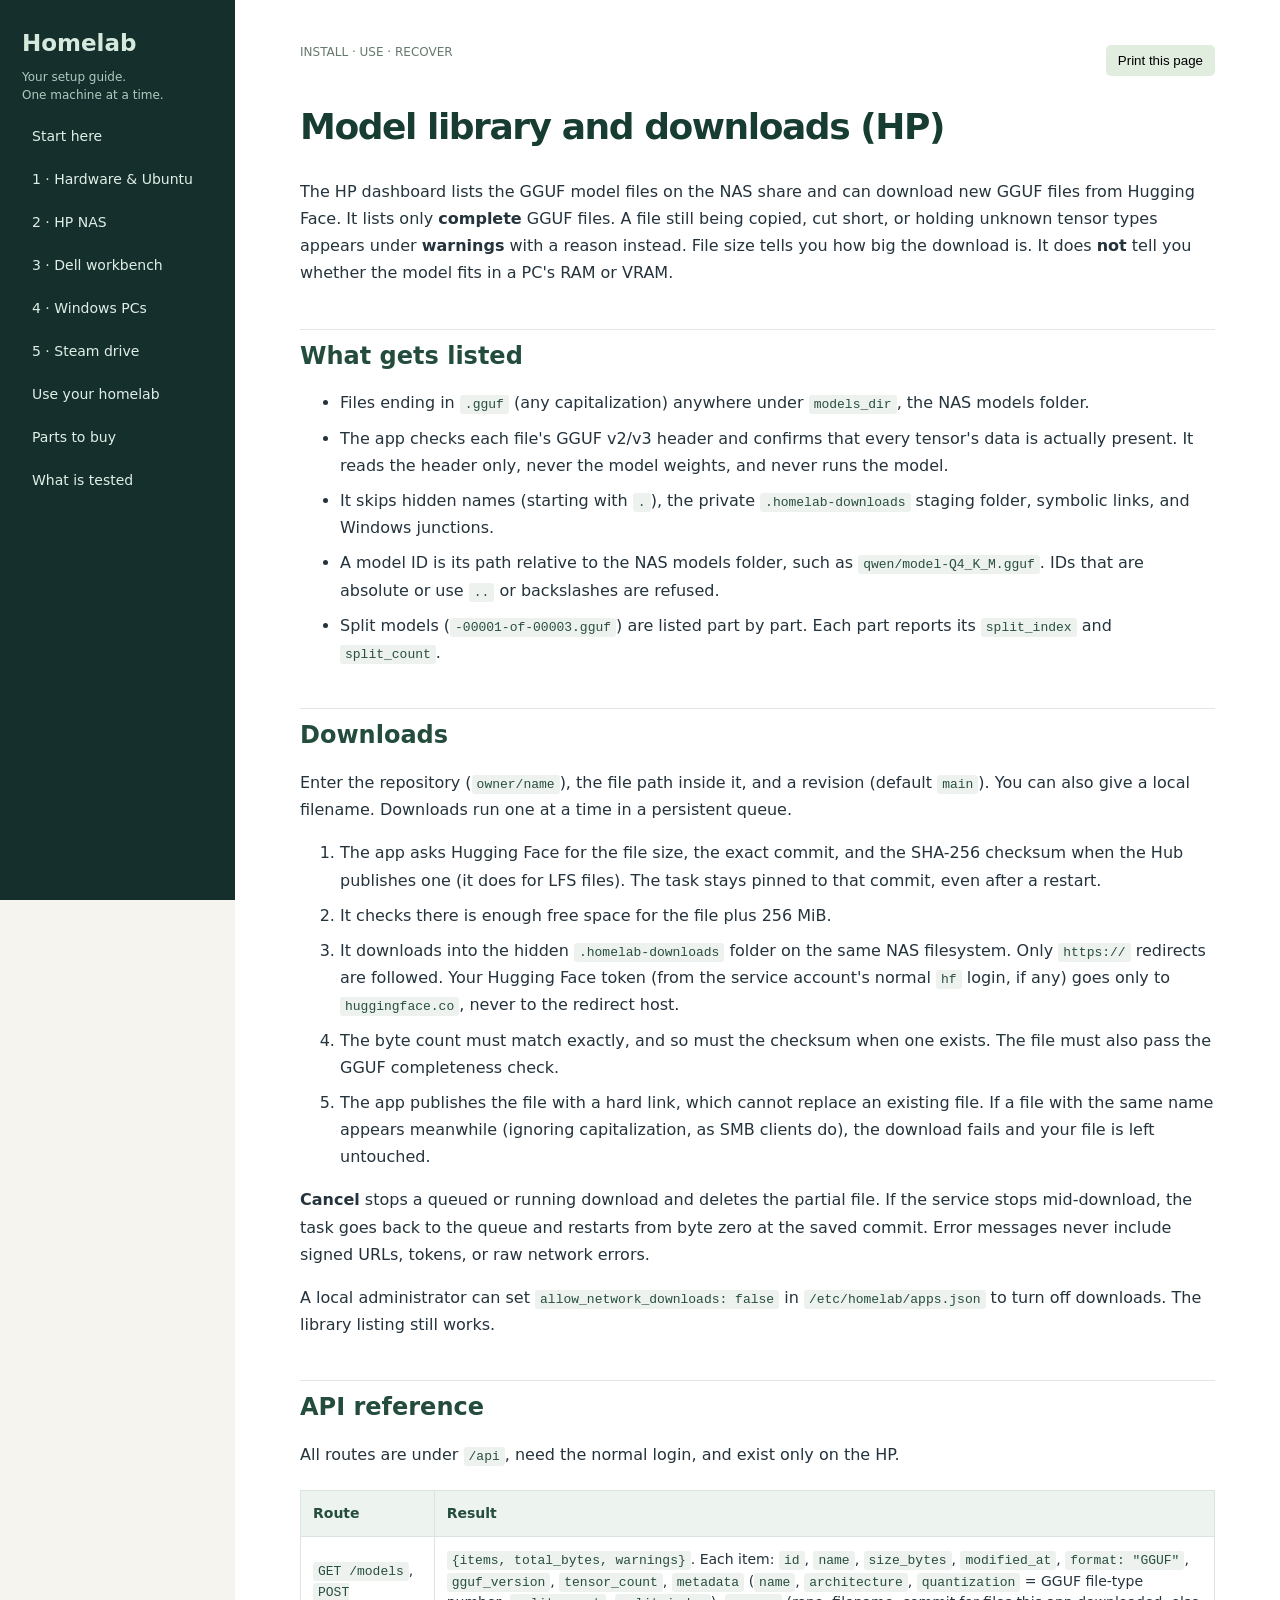
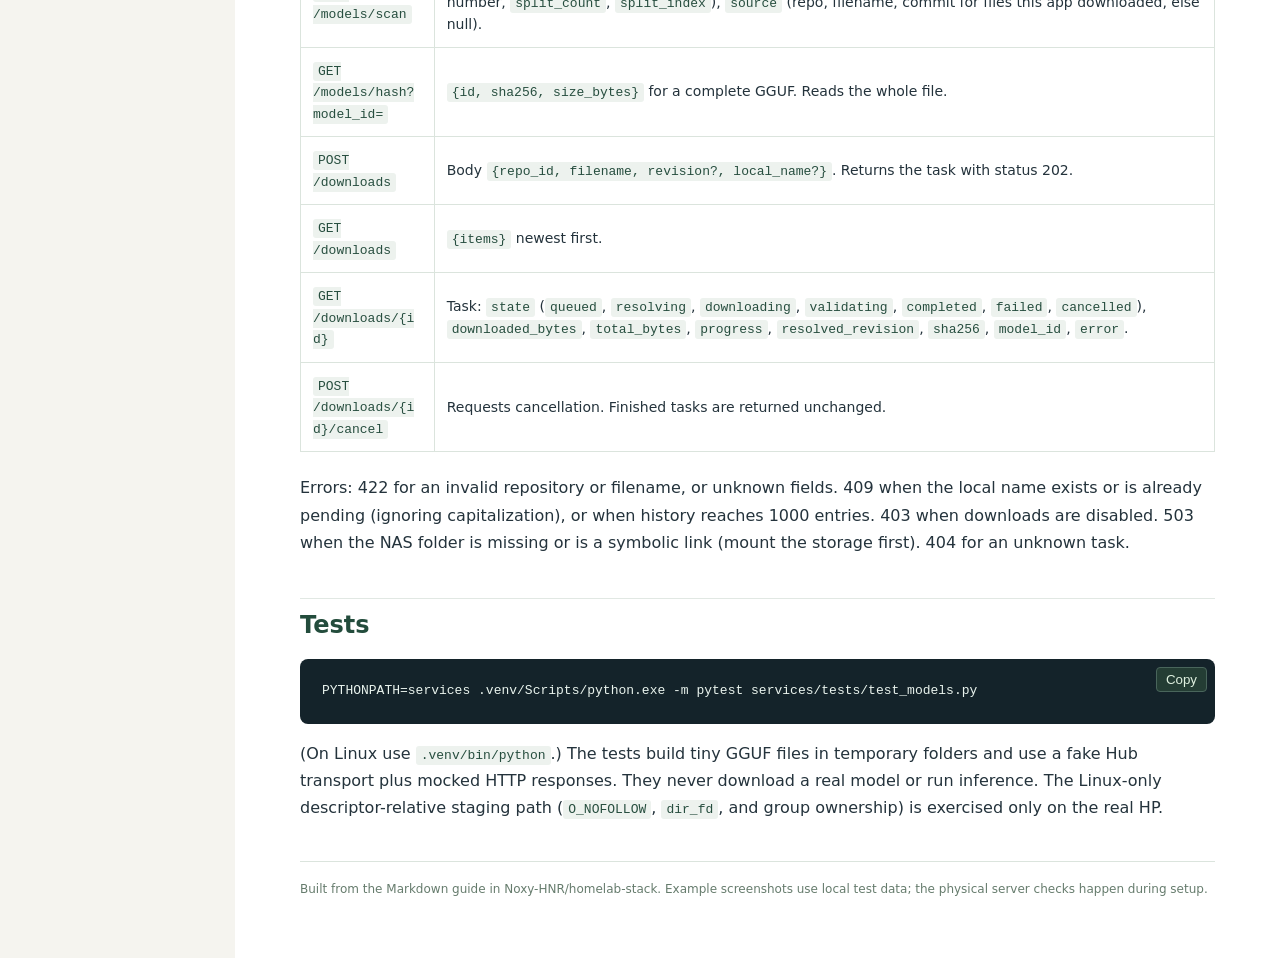
<file: docs/features/MODELS.html>
<!doctype html><html lang="en"><head><meta charset="utf-8"><meta name="viewport" content="width=device-width,initial-scale=1"><title>Model library and downloads (HP) · Homelab</title><link rel="stylesheet" href="../assets/guide.css"></head><body><aside><strong>Homelab</strong><p>Your setup guide.<br>One machine at a time.</p><a href="../guide.html">Start here</a><a href="../INSTALL.html">1 · Hardware & Ubuntu</a><a href="../setup/HP.html">2 · HP NAS</a><a href="../setup/DELL.html">3 · Dell workbench</a><a href="../setup/WINDOWS.html">4 · Windows PCs</a><a href="../GAME-DRIVE.html">5 · Steam drive</a><a href="../DAILY-USE.html">Use your homelab</a><a href="../PARTS.html">Parts to buy</a><a href="../VALIDATION.html">What is tested</a></aside><main><div class="topbar"><span>INSTALL · USE · RECOVER</span><button id="print">Print this page</button></div><h1 id="model-library-and-downloads-hp">Model library and downloads (HP)</h1>
<p>The HP dashboard lists the GGUF model files on the NAS share and can download new GGUF files from Hugging Face. It lists only <strong>complete</strong> GGUF files. A file still being copied, cut short, or holding unknown tensor types appears under <strong>warnings</strong> with a reason instead. File size tells you how big the download is. It does <strong>not</strong> tell you whether the model fits in a PC's RAM or VRAM.</p>
<h2 id="what-gets-listed">What gets listed</h2>
<ul>
<li>Files ending in <code>.gguf</code> (any capitalization) anywhere under <code>models_dir</code>, the NAS models folder.</li>
<li>The app checks each file's GGUF v2/v3 header and confirms that every tensor's data is actually present. It reads the header only, never the model weights, and never runs the model.</li>
<li>It skips hidden names (starting with <code>.</code>), the private <code>.homelab-downloads</code> staging folder, symbolic links, and Windows junctions.</li>
<li>A model ID is its path relative to the NAS models folder, such as <code>qwen/model-Q4_K_M.gguf</code>. IDs that are absolute or use <code>..</code> or backslashes are refused.</li>
<li>Split models (<code>-00001-of-00003.gguf</code>) are listed part by part. Each part reports its <code>split_index</code> and <code>split_count</code>.</li>
</ul>
<h2 id="downloads">Downloads</h2>
<p>Enter the repository (<code>owner/name</code>), the file path inside it, and a revision (default <code>main</code>). You can also give a local filename. Downloads run one at a time in a persistent queue.</p>
<ol>
<li>The app asks Hugging Face for the file size, the exact commit, and the SHA-256 checksum when the Hub publishes one (it does for LFS files). The task stays pinned to that commit, even after a restart.</li>
<li>It checks there is enough free space for the file plus 256 MiB.</li>
<li>It downloads into the hidden <code>.homelab-downloads</code> folder on the same NAS filesystem. Only <code>https://</code> redirects are followed. Your Hugging Face token (from the service account's normal <code>hf</code> login, if any) goes only to <code>huggingface.co</code>, never to the redirect host.</li>
<li>The byte count must match exactly, and so must the checksum when one exists. The file must also pass the GGUF completeness check.</li>
<li>The app publishes the file with a hard link, which cannot replace an existing file. If a file with the same name appears meanwhile (ignoring capitalization, as SMB clients do), the download fails and your file is left untouched.</li>
</ol>
<p><strong>Cancel</strong> stops a queued or running download and deletes the partial file. If the service stops mid-download, the task goes back to the queue and restarts from byte zero at the saved commit. Error messages never include signed URLs, tokens, or raw network errors.</p>
<p>A local administrator can set <code>allow_network_downloads: false</code> in <code>/etc/homelab/apps.json</code> to turn off downloads. The library listing still works.</p>
<h2 id="api-reference">API reference</h2>
<p>All routes are under <code>/api</code>, need the normal login, and exist only on the HP.</p>
<table>
<thead>
<tr>
<th>Route</th>
<th>Result</th>
</tr>
</thead>
<tbody>
<tr>
<td><code>GET /models</code>, <code>POST /models/scan</code></td>
<td><code>{items, total_bytes, warnings}</code>. Each item: <code>id</code>, <code>name</code>, <code>size_bytes</code>, <code>modified_at</code>, <code>format: "GGUF"</code>, <code>gguf_version</code>, <code>tensor_count</code>, <code>metadata</code> (<code>name</code>, <code>architecture</code>, <code>quantization</code> = GGUF file-type number, <code>split_count</code>, <code>split_index</code>), <code>source</code> (repo, filename, commit for files this app downloaded, else null).</td>
</tr>
<tr>
<td><code>GET /models/hash?model_id=</code></td>
<td><code>{id, sha256, size_bytes}</code> for a complete GGUF. Reads the whole file.</td>
</tr>
<tr>
<td><code>POST /downloads</code></td>
<td>Body <code>{repo_id, filename, revision?, local_name?}</code>. Returns the task with status 202.</td>
</tr>
<tr>
<td><code>GET /downloads</code></td>
<td><code>{items}</code> newest first.</td>
</tr>
<tr>
<td><code>GET /downloads/{id}</code></td>
<td>Task: <code>state</code> (<code>queued</code>, <code>resolving</code>, <code>downloading</code>, <code>validating</code>, <code>completed</code>, <code>failed</code>, <code>cancelled</code>), <code>downloaded_bytes</code>, <code>total_bytes</code>, <code>progress</code>, <code>resolved_revision</code>, <code>sha256</code>, <code>model_id</code>, <code>error</code>.</td>
</tr>
<tr>
<td><code>POST /downloads/{id}/cancel</code></td>
<td>Requests cancellation. Finished tasks are returned unchanged.</td>
</tr>
</tbody>
</table>
<p>Errors: 422 for an invalid repository or filename, or unknown fields. 409 when the local name exists or is already pending (ignoring capitalization), or when history reaches 1000 entries. 403 when downloads are disabled. 503 when the NAS folder is missing or is a symbolic link (mount the storage first). 404 for an unknown task.</p>
<h2 id="tests">Tests</h2>
<pre><code>PYTHONPATH=services .venv/Scripts/python.exe -m pytest services/tests/test_models.py
</code></pre>
<p>(On Linux use <code>.venv/bin/python</code>.) The tests build tiny GGUF files in temporary folders and use a fake Hub transport plus mocked HTTP responses. They never download a real model or run inference. The Linux-only descriptor-relative staging path (<code>O_NOFOLLOW</code>, <code>dir_fd</code>, and group ownership) is exercised only on the real HP.</p><footer>Built from the Markdown guide in Noxy-HNR/homelab-stack. Example screenshots use local test data; the physical server checks happen during setup.</footer></main><script src="../assets/guide.js"></script></body></html>
</file>
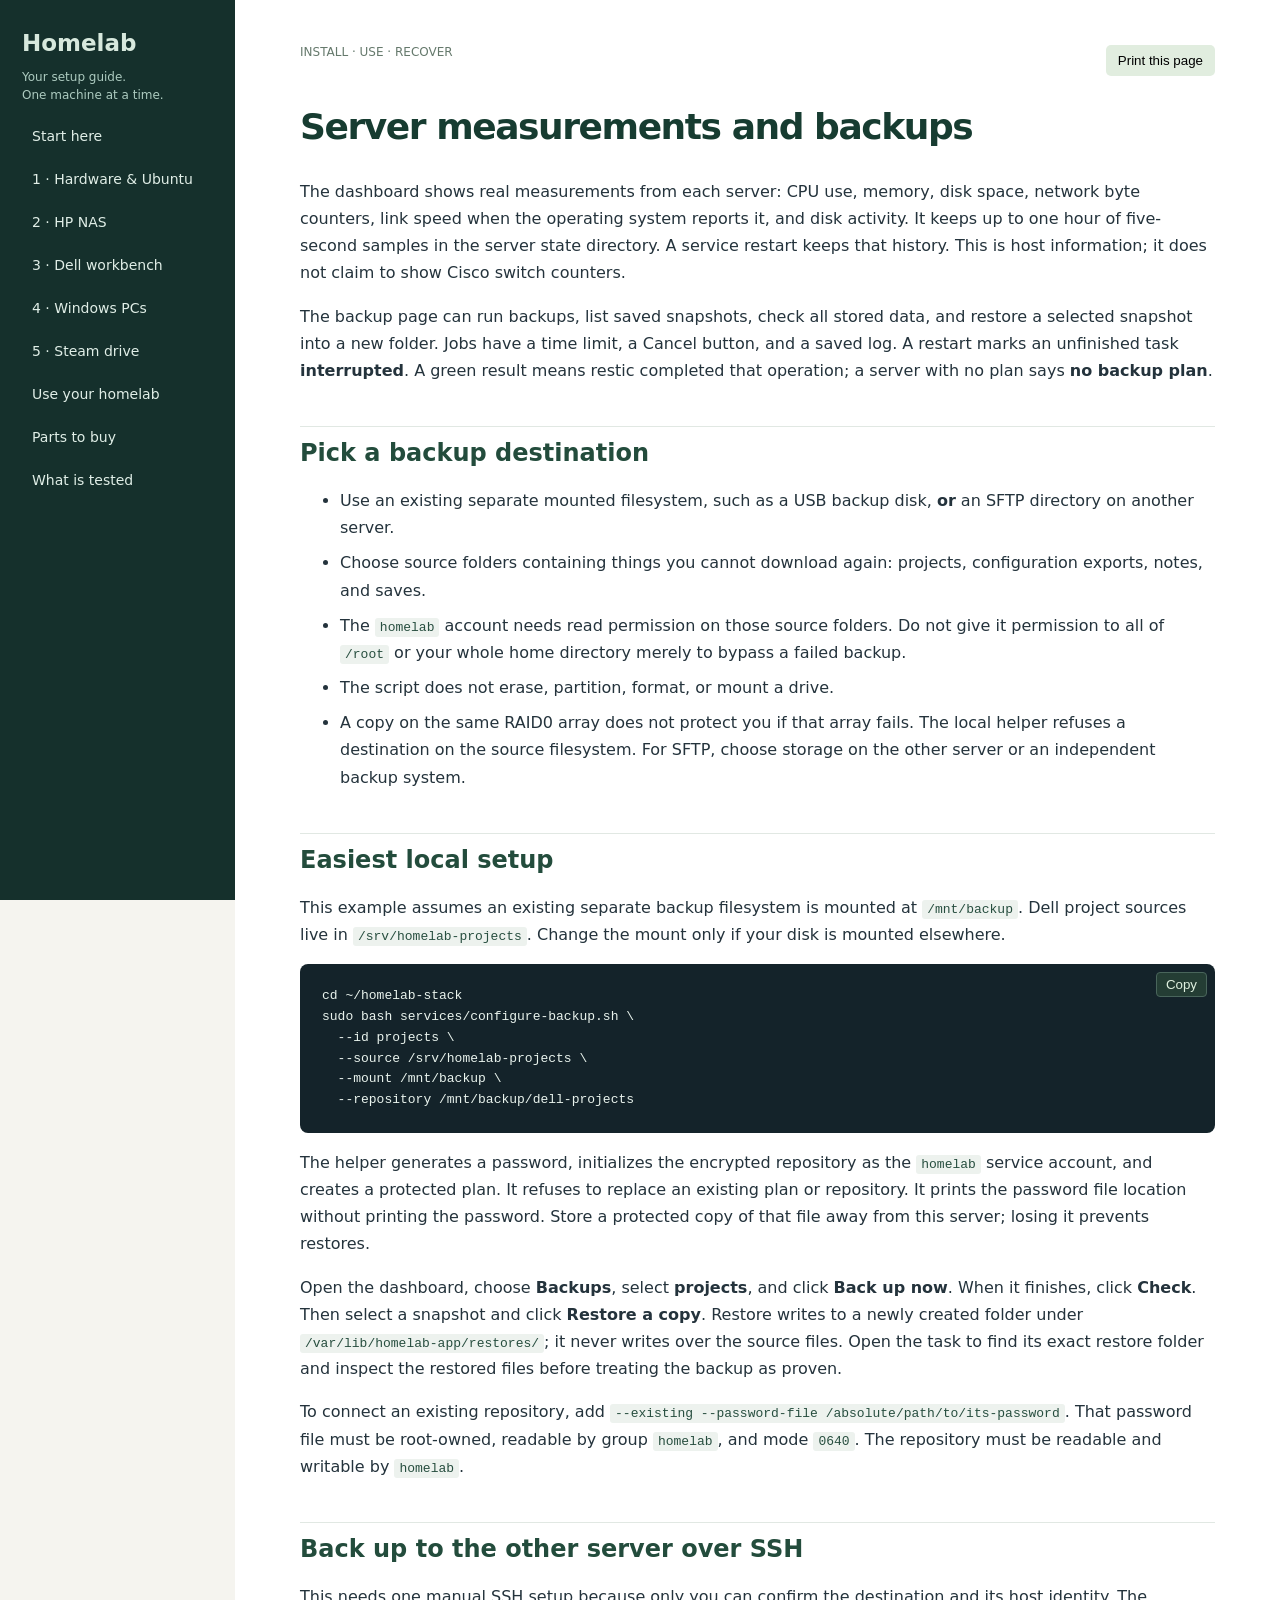
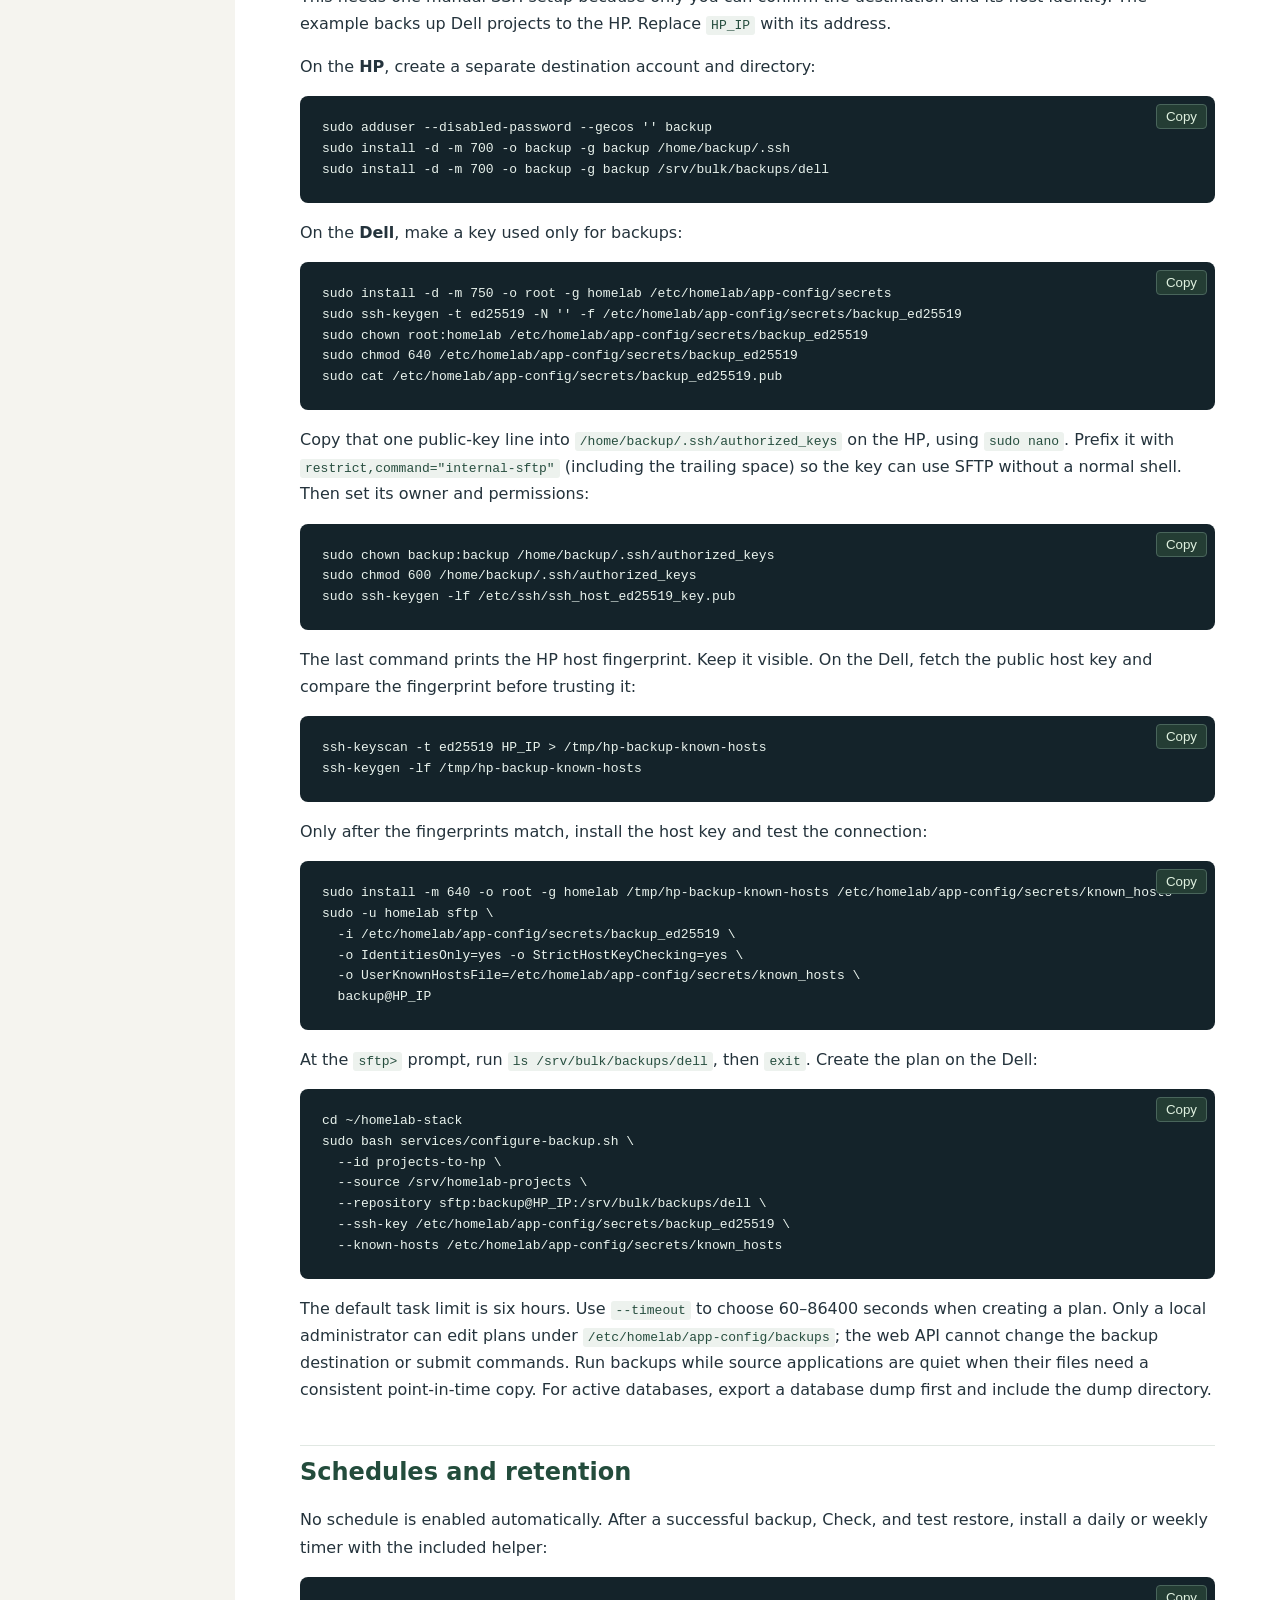
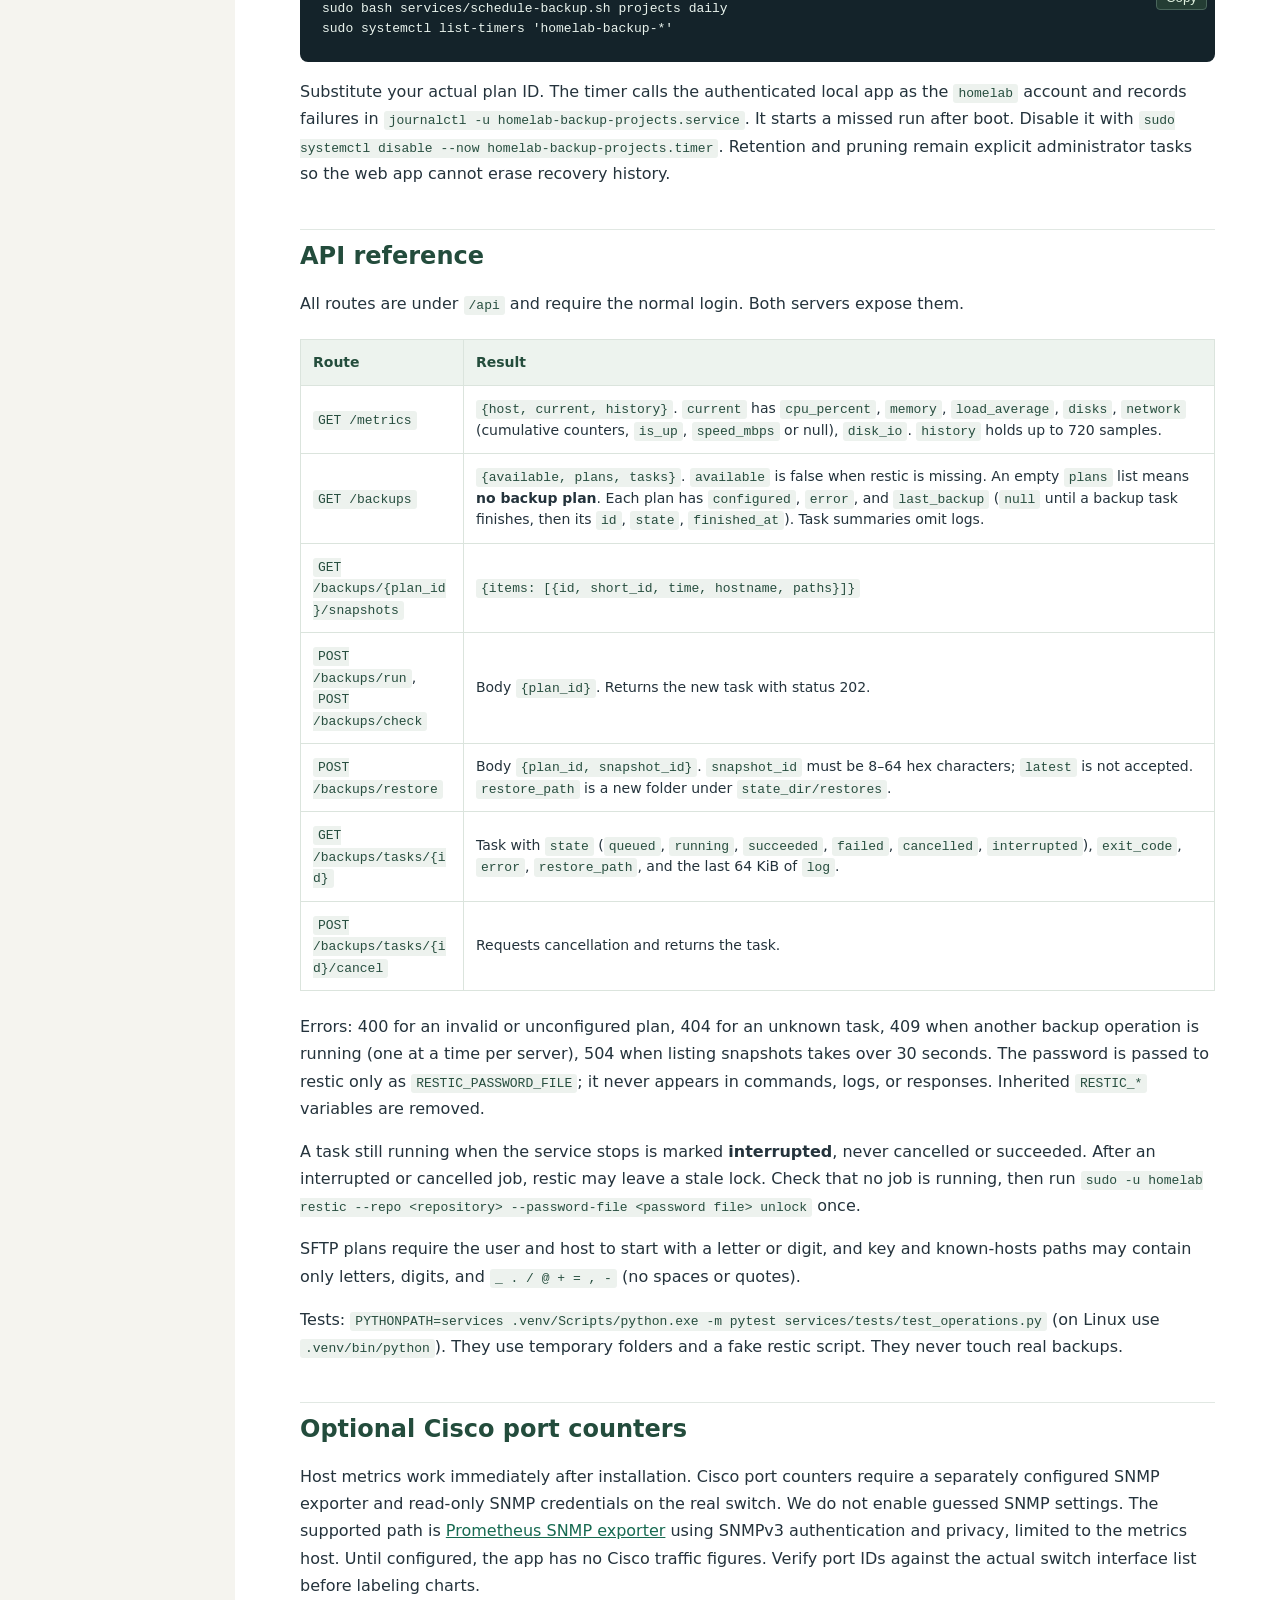
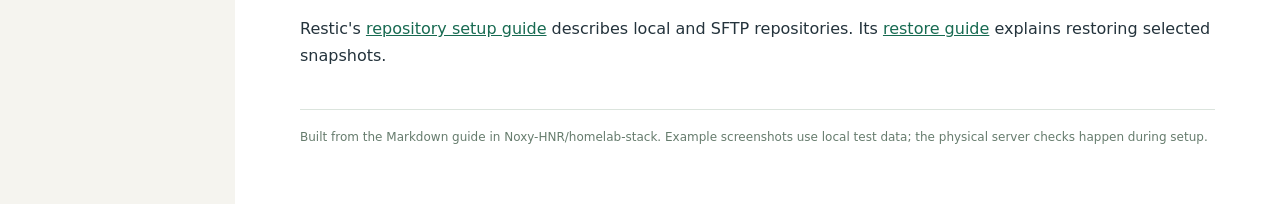
<file: docs/features/OPERATIONS.html>
<!doctype html><html lang="en"><head><meta charset="utf-8"><meta name="viewport" content="width=device-width,initial-scale=1"><title>Server measurements and backups · Homelab</title><link rel="stylesheet" href="../assets/guide.css"></head><body><aside><strong>Homelab</strong><p>Your setup guide.<br>One machine at a time.</p><a href="../guide.html">Start here</a><a href="../INSTALL.html">1 · Hardware & Ubuntu</a><a href="../setup/HP.html">2 · HP NAS</a><a href="../setup/DELL.html">3 · Dell workbench</a><a href="../setup/WINDOWS.html">4 · Windows PCs</a><a href="../GAME-DRIVE.html">5 · Steam drive</a><a href="../DAILY-USE.html">Use your homelab</a><a href="../PARTS.html">Parts to buy</a><a href="../VALIDATION.html">What is tested</a></aside><main><div class="topbar"><span>INSTALL · USE · RECOVER</span><button id="print">Print this page</button></div><h1 id="server-measurements-and-backups">Server measurements and backups</h1>
<p>The dashboard shows real measurements from each server: CPU use, memory, disk space, network byte counters, link speed when the operating system reports it, and disk activity. It keeps up to one hour of five-second samples in the server state directory. A service restart keeps that history. This is host information; it does not claim to show Cisco switch counters.</p>
<p>The backup page can run backups, list saved snapshots, check all stored data, and restore a selected snapshot into a new folder. Jobs have a time limit, a Cancel button, and a saved log. A restart marks an unfinished task <strong>interrupted</strong>. A green result means restic completed that operation; a server with no plan says <strong>no backup plan</strong>.</p>
<h2 id="pick-a-backup-destination">Pick a backup destination</h2>
<ul>
<li>Use an existing separate mounted filesystem, such as a USB backup disk, <strong>or</strong> an SFTP directory on another server.</li>
<li>Choose source folders containing things you cannot download again: projects, configuration exports, notes, and saves.</li>
<li>The <code>homelab</code> account needs read permission on those source folders. Do not give it permission to all of <code>/root</code> or your whole home directory merely to bypass a failed backup.</li>
<li>The script does not erase, partition, format, or mount a drive.</li>
<li>A copy on the same RAID0 array does not protect you if that array fails. The local helper refuses a destination on the source filesystem. For SFTP, choose storage on the other server or an independent backup system.</li>
</ul>
<h2 id="easiest-local-setup">Easiest local setup</h2>
<p>This example assumes an existing separate backup filesystem is mounted at <code>/mnt/backup</code>. Dell project sources live in <code>/srv/homelab-projects</code>. Change the mount only if your disk is mounted elsewhere.</p>
<pre><code class="language-bash">cd ~/homelab-stack
sudo bash services/configure-backup.sh \
  --id projects \
  --source /srv/homelab-projects \
  --mount /mnt/backup \
  --repository /mnt/backup/dell-projects
</code></pre>
<p>The helper generates a password, initializes the encrypted repository as the <code>homelab</code> service account, and creates a protected plan. It refuses to replace an existing plan or repository. It prints the password file location without printing the password. Store a protected copy of that file away from this server; losing it prevents restores.</p>
<p>Open the dashboard, choose <strong>Backups</strong>, select <strong>projects</strong>, and click <strong>Back up now</strong>. When it finishes, click <strong>Check</strong>. Then select a snapshot and click <strong>Restore a copy</strong>. Restore writes to a newly created folder under <code>/var/lib/homelab-app/restores/</code>; it never writes over the source files. Open the task to find its exact restore folder and inspect the restored files before treating the backup as proven.</p>
<p>To connect an existing repository, add <code>--existing --password-file /absolute/path/to/its-password</code>. That password file must be root-owned, readable by group <code>homelab</code>, and mode <code>0640</code>. The repository must be readable and writable by <code>homelab</code>.</p>
<h2 id="back-up-to-the-other-server-over-ssh">Back up to the other server over SSH</h2>
<p>This needs one manual SSH setup because only you can confirm the destination and its host identity. The example backs up Dell projects to the HP. Replace <code>HP_IP</code> with its address.</p>
<p>On the <strong>HP</strong>, create a separate destination account and directory:</p>
<pre><code class="language-bash">sudo adduser --disabled-password --gecos '' backup
sudo install -d -m 700 -o backup -g backup /home/backup/.ssh
sudo install -d -m 700 -o backup -g backup /srv/bulk/backups/dell
</code></pre>
<p>On the <strong>Dell</strong>, make a key used only for backups:</p>
<pre><code class="language-bash">sudo install -d -m 750 -o root -g homelab /etc/homelab/app-config/secrets
sudo ssh-keygen -t ed25519 -N '' -f /etc/homelab/app-config/secrets/backup_ed25519
sudo chown root:homelab /etc/homelab/app-config/secrets/backup_ed25519
sudo chmod 640 /etc/homelab/app-config/secrets/backup_ed25519
sudo cat /etc/homelab/app-config/secrets/backup_ed25519.pub
</code></pre>
<p>Copy that one public-key line into <code>/home/backup/.ssh/authorized_keys</code> on the HP, using <code>sudo nano</code>. Prefix it with <code>restrict,command="internal-sftp"</code> (including the trailing space) so the key can use SFTP without a normal shell. Then set its owner and permissions:</p>
<pre><code class="language-bash">sudo chown backup:backup /home/backup/.ssh/authorized_keys
sudo chmod 600 /home/backup/.ssh/authorized_keys
sudo ssh-keygen -lf /etc/ssh/ssh_host_ed25519_key.pub
</code></pre>
<p>The last command prints the HP host fingerprint. Keep it visible. On the Dell, fetch the public host key and compare the fingerprint before trusting it:</p>
<pre><code class="language-bash">ssh-keyscan -t ed25519 HP_IP &gt; /tmp/hp-backup-known-hosts
ssh-keygen -lf /tmp/hp-backup-known-hosts
</code></pre>
<p>Only after the fingerprints match, install the host key and test the connection:</p>
<pre><code class="language-bash">sudo install -m 640 -o root -g homelab /tmp/hp-backup-known-hosts /etc/homelab/app-config/secrets/known_hosts
sudo -u homelab sftp \
  -i /etc/homelab/app-config/secrets/backup_ed25519 \
  -o IdentitiesOnly=yes -o StrictHostKeyChecking=yes \
  -o UserKnownHostsFile=/etc/homelab/app-config/secrets/known_hosts \
  backup@HP_IP
</code></pre>
<p>At the <code>sftp&gt;</code> prompt, run <code>ls /srv/bulk/backups/dell</code>, then <code>exit</code>. Create the plan on the Dell:</p>
<pre><code class="language-bash">cd ~/homelab-stack
sudo bash services/configure-backup.sh \
  --id projects-to-hp \
  --source /srv/homelab-projects \
  --repository sftp:backup@HP_IP:/srv/bulk/backups/dell \
  --ssh-key /etc/homelab/app-config/secrets/backup_ed25519 \
  --known-hosts /etc/homelab/app-config/secrets/known_hosts
</code></pre>
<p>The default task limit is six hours. Use <code>--timeout</code> to choose 60–86400 seconds when creating a plan. Only a local administrator can edit plans under <code>/etc/homelab/app-config/backups</code>; the web API cannot change the backup destination or submit commands. Run backups while source applications are quiet when their files need a consistent point-in-time copy. For active databases, export a database dump first and include the dump directory.</p>
<h2 id="schedules-and-retention">Schedules and retention</h2>
<p>No schedule is enabled automatically. After a successful backup, Check, and test restore, install a daily or weekly timer with the included helper:</p>
<pre><code class="language-bash">sudo bash services/schedule-backup.sh projects daily
sudo systemctl list-timers 'homelab-backup-*'
</code></pre>
<p>Substitute your actual plan ID. The timer calls the authenticated local app as the <code>homelab</code> account and records failures in <code>journalctl -u homelab-backup-projects.service</code>. It starts a missed run after boot. Disable it with <code>sudo systemctl disable --now homelab-backup-projects.timer</code>. Retention and pruning remain explicit administrator tasks so the web app cannot erase recovery history.</p>
<h2 id="api-reference">API reference</h2>
<p>All routes are under <code>/api</code> and require the normal login. Both servers expose them.</p>
<table>
<thead>
<tr>
<th>Route</th>
<th>Result</th>
</tr>
</thead>
<tbody>
<tr>
<td><code>GET /metrics</code></td>
<td><code>{host, current, history}</code>. <code>current</code> has <code>cpu_percent</code>, <code>memory</code>, <code>load_average</code>, <code>disks</code>, <code>network</code> (cumulative counters, <code>is_up</code>, <code>speed_mbps</code> or null), <code>disk_io</code>. <code>history</code> holds up to 720 samples.</td>
</tr>
<tr>
<td><code>GET /backups</code></td>
<td><code>{available, plans, tasks}</code>. <code>available</code> is false when restic is missing. An empty <code>plans</code> list means <strong>no backup plan</strong>. Each plan has <code>configured</code>, <code>error</code>, and <code>last_backup</code> (<code>null</code> until a backup task finishes, then its <code>id</code>, <code>state</code>, <code>finished_at</code>). Task summaries omit logs.</td>
</tr>
<tr>
<td><code>GET /backups/{plan_id}/snapshots</code></td>
<td><code>{items: [{id, short_id, time, hostname, paths}]}</code></td>
</tr>
<tr>
<td><code>POST /backups/run</code>, <code>POST /backups/check</code></td>
<td>Body <code>{plan_id}</code>. Returns the new task with status 202.</td>
</tr>
<tr>
<td><code>POST /backups/restore</code></td>
<td>Body <code>{plan_id, snapshot_id}</code>. <code>snapshot_id</code> must be 8–64 hex characters; <code>latest</code> is not accepted. <code>restore_path</code> is a new folder under <code>state_dir/restores</code>.</td>
</tr>
<tr>
<td><code>GET /backups/tasks/{id}</code></td>
<td>Task with <code>state</code> (<code>queued</code>, <code>running</code>, <code>succeeded</code>, <code>failed</code>, <code>cancelled</code>, <code>interrupted</code>), <code>exit_code</code>, <code>error</code>, <code>restore_path</code>, and the last 64 KiB of <code>log</code>.</td>
</tr>
<tr>
<td><code>POST /backups/tasks/{id}/cancel</code></td>
<td>Requests cancellation and returns the task.</td>
</tr>
</tbody>
</table>
<p>Errors: 400 for an invalid or unconfigured plan, 404 for an unknown task, 409 when another backup operation is running (one at a time per server), 504 when listing snapshots takes over 30 seconds. The password is passed to restic only as <code>RESTIC_PASSWORD_FILE</code>; it never appears in commands, logs, or responses. Inherited <code>RESTIC_*</code> variables are removed.</p>
<p>A task still running when the service stops is marked <strong>interrupted</strong>, never cancelled or succeeded. After an interrupted or cancelled job, restic may leave a stale lock. Check that no job is running, then run <code>sudo -u homelab restic --repo &lt;repository&gt; --password-file &lt;password file&gt; unlock</code> once.</p>
<p>SFTP plans require the user and host to start with a letter or digit, and key and known-hosts paths may contain only letters, digits, and <code>_ . / @ + = , -</code> (no spaces or quotes).</p>
<p>Tests: <code>PYTHONPATH=services .venv/Scripts/python.exe -m pytest services/tests/test_operations.py</code> (on Linux use <code>.venv/bin/python</code>). They use temporary folders and a fake restic script. They never touch real backups.</p>
<h2 id="optional-cisco-port-counters">Optional Cisco port counters</h2>
<p>Host metrics work immediately after installation. Cisco port counters require a separately configured SNMP exporter and read-only SNMP credentials on the real switch. We do not enable guessed SNMP settings. The supported path is <a href="https://github.com/prometheus/snmp_exporter">Prometheus SNMP exporter</a> using SNMPv3 authentication and privacy, limited to the metrics host. Until configured, the app has no Cisco traffic figures. Verify port IDs against the actual switch interface list before labeling charts.</p>
<p>Restic's <a href="https://restic.readthedocs.io/en/stable/030_preparing_a_new_repo.html">repository setup guide</a> describes local and SFTP repositories. Its <a href="https://restic.readthedocs.io/en/stable/050_restore.html">restore guide</a> explains restoring selected snapshots.</p><footer>Built from the Markdown guide in Noxy-HNR/homelab-stack. Example screenshots use local test data; the physical server checks happen during setup.</footer></main><script src="../assets/guide.js"></script></body></html>
</file>
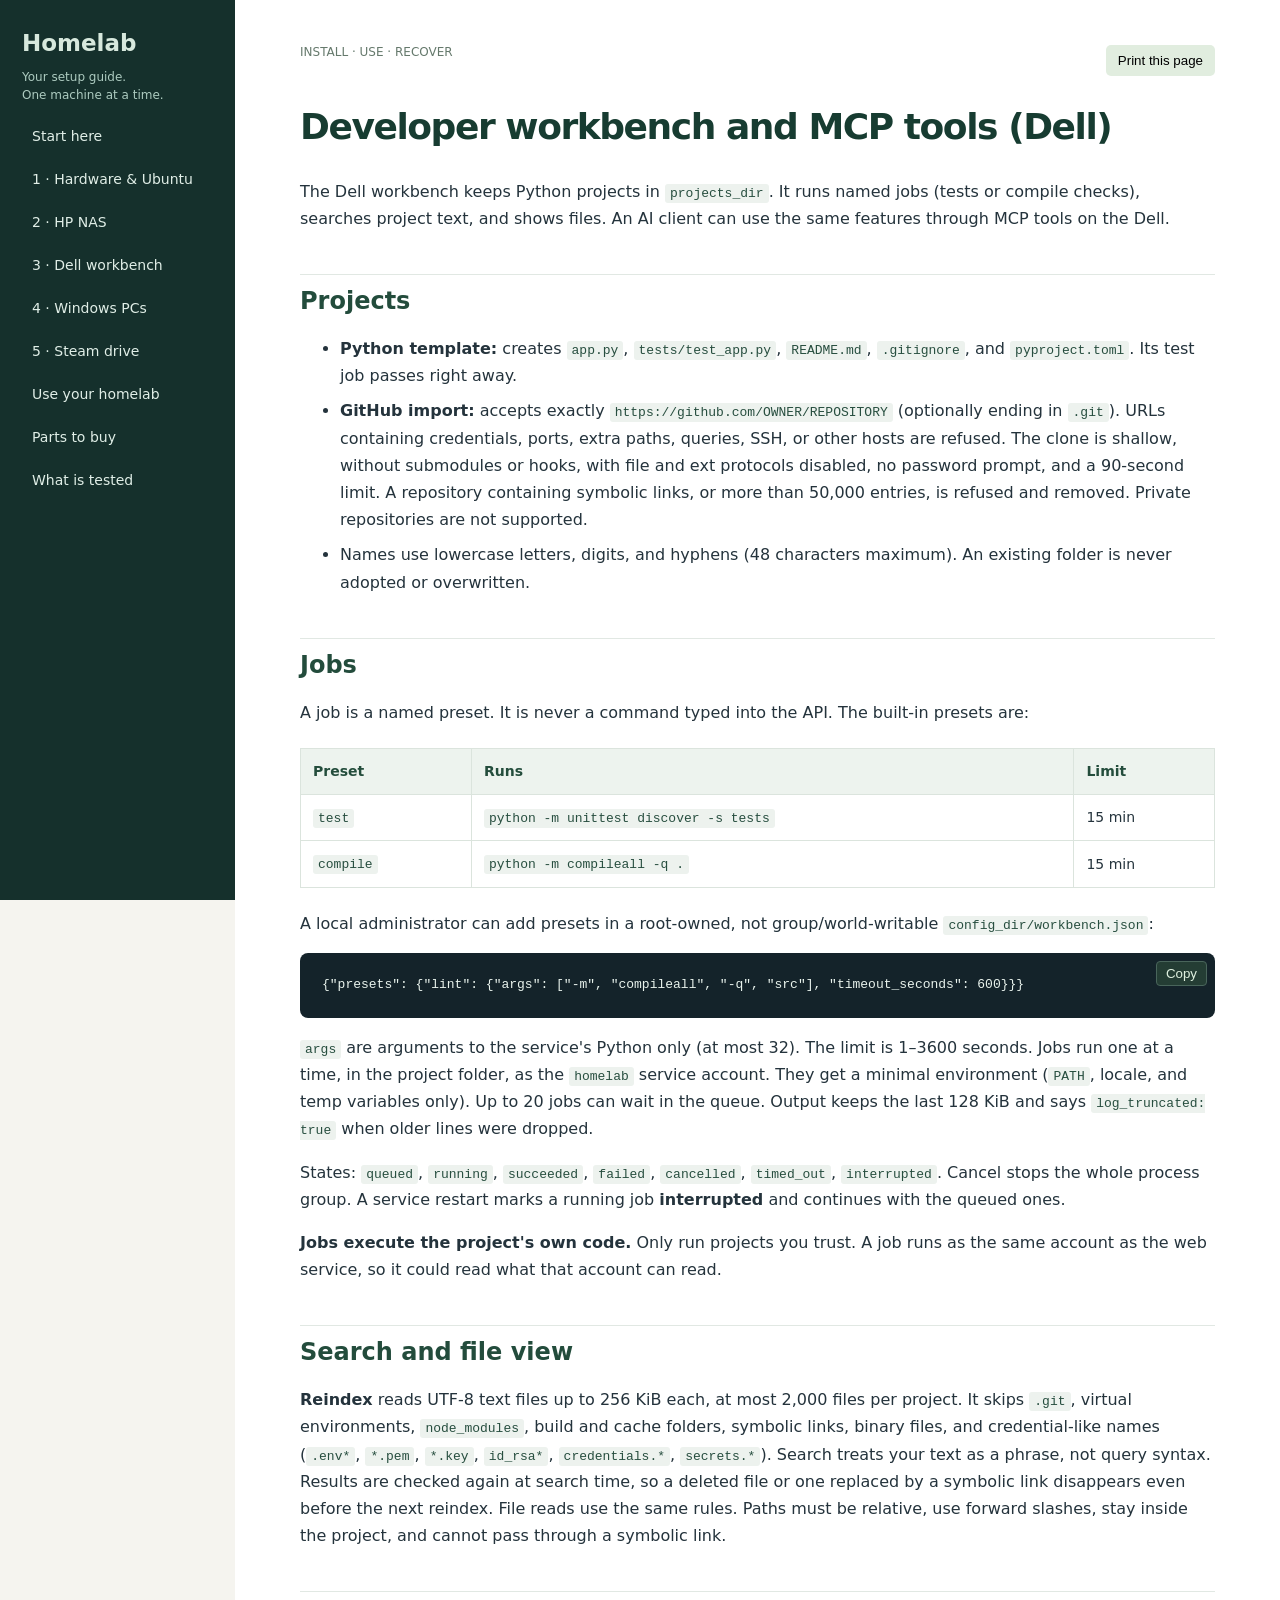
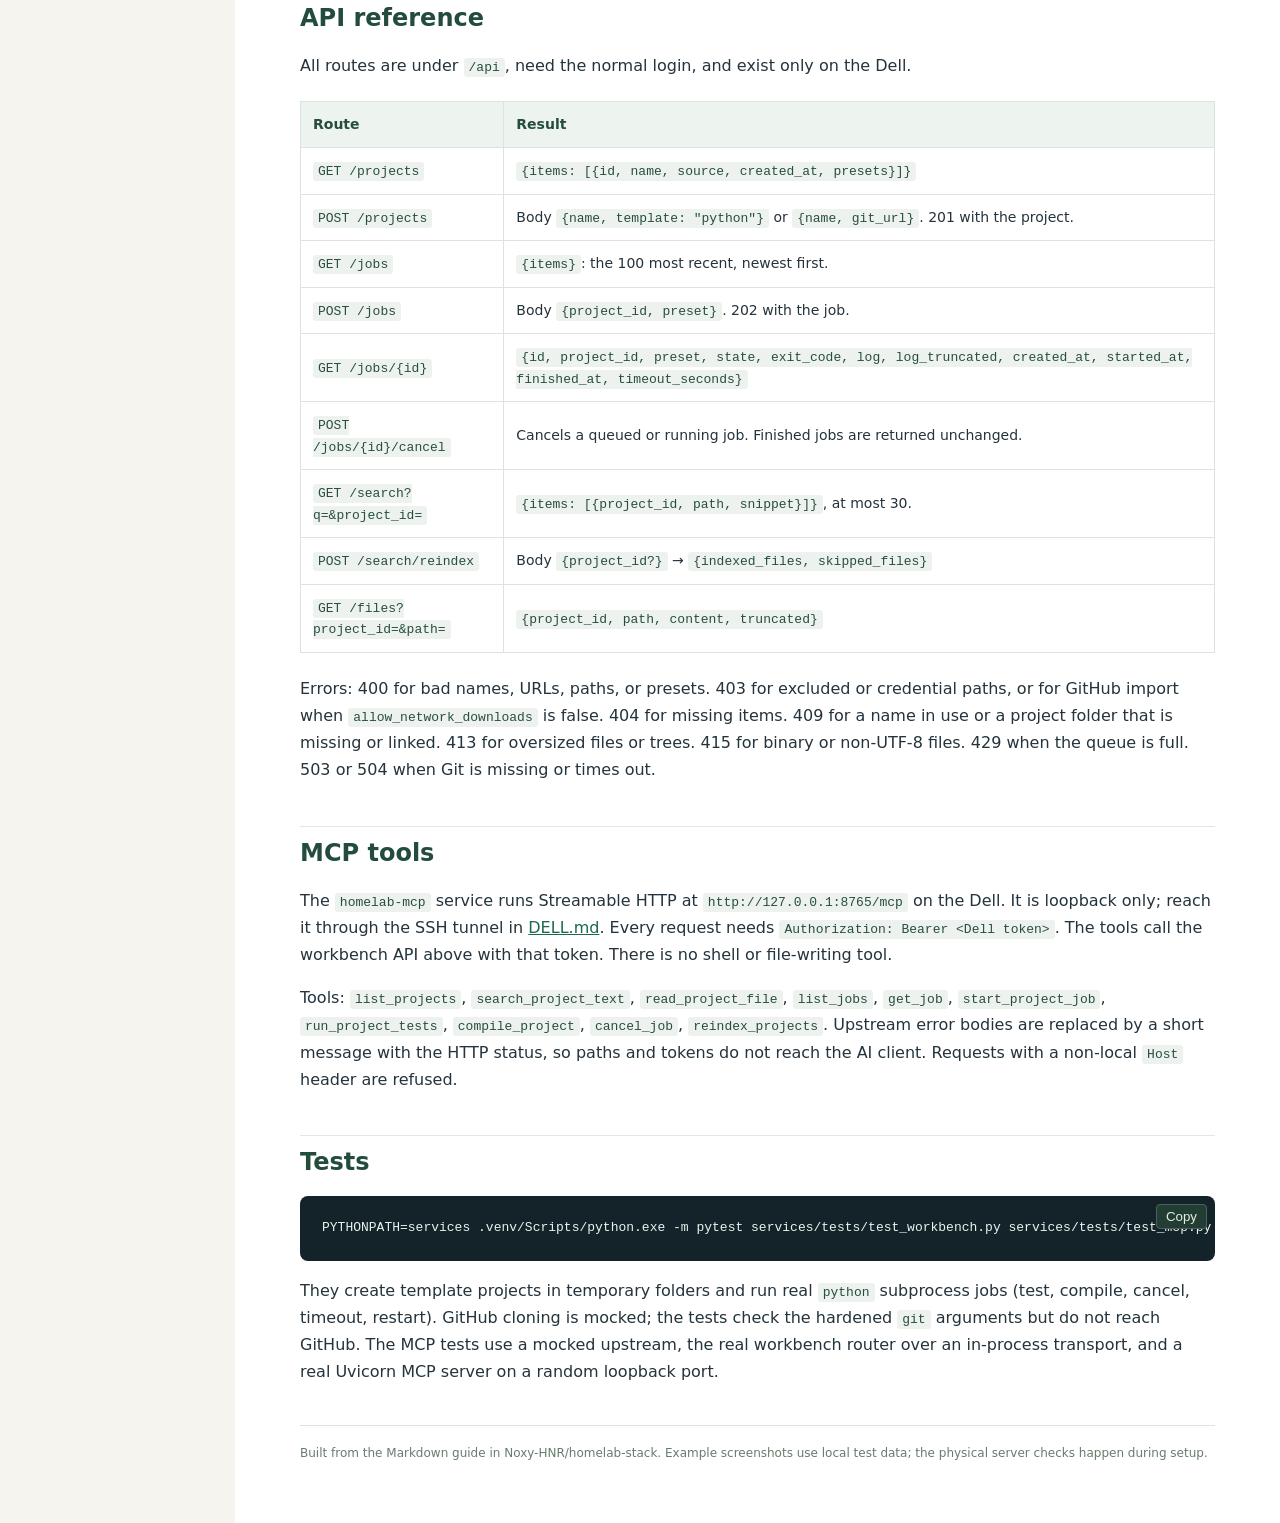
<file: docs/features/WORKBENCH.html>
<!doctype html><html lang="en"><head><meta charset="utf-8"><meta name="viewport" content="width=device-width,initial-scale=1"><title>Developer workbench and MCP tools (Dell) · Homelab</title><link rel="stylesheet" href="../assets/guide.css"></head><body><aside><strong>Homelab</strong><p>Your setup guide.<br>One machine at a time.</p><a href="../guide.html">Start here</a><a href="../INSTALL.html">1 · Hardware & Ubuntu</a><a href="../setup/HP.html">2 · HP NAS</a><a href="../setup/DELL.html">3 · Dell workbench</a><a href="../setup/WINDOWS.html">4 · Windows PCs</a><a href="../GAME-DRIVE.html">5 · Steam drive</a><a href="../DAILY-USE.html">Use your homelab</a><a href="../PARTS.html">Parts to buy</a><a href="../VALIDATION.html">What is tested</a></aside><main><div class="topbar"><span>INSTALL · USE · RECOVER</span><button id="print">Print this page</button></div><h1 id="developer-workbench-and-mcp-tools-dell">Developer workbench and MCP tools (Dell)</h1>
<p>The Dell workbench keeps Python projects in <code>projects_dir</code>. It runs named jobs (tests or compile checks), searches project text, and shows files. An AI client can use the same features through MCP tools on the Dell.</p>
<h2 id="projects">Projects</h2>
<ul>
<li><strong>Python template:</strong> creates <code>app.py</code>, <code>tests/test_app.py</code>, <code>README.md</code>, <code>.gitignore</code>, and <code>pyproject.toml</code>. Its test job passes right away.</li>
<li><strong>GitHub import:</strong> accepts exactly <code>https://github.com/OWNER/REPOSITORY</code> (optionally ending in <code>.git</code>). URLs containing credentials, ports, extra paths, queries, SSH, or other hosts are refused. The clone is shallow, without submodules or hooks, with file and ext protocols disabled, no password prompt, and a 90-second limit. A repository containing symbolic links, or more than 50,000 entries, is refused and removed. Private repositories are not supported.</li>
<li>Names use lowercase letters, digits, and hyphens (48 characters maximum). An existing folder is never adopted or overwritten.</li>
</ul>
<h2 id="jobs">Jobs</h2>
<p>A job is a named preset. It is never a command typed into the API. The built-in presets are:</p>
<table>
<thead>
<tr>
<th>Preset</th>
<th>Runs</th>
<th>Limit</th>
</tr>
</thead>
<tbody>
<tr>
<td><code>test</code></td>
<td><code>python -m unittest discover -s tests</code></td>
<td>15 min</td>
</tr>
<tr>
<td><code>compile</code></td>
<td><code>python -m compileall -q .</code></td>
<td>15 min</td>
</tr>
</tbody>
</table>
<p>A local administrator can add presets in a root-owned, not group/world-writable <code>config_dir/workbench.json</code>:</p>
<pre><code class="language-json">{&quot;presets&quot;: {&quot;lint&quot;: {&quot;args&quot;: [&quot;-m&quot;, &quot;compileall&quot;, &quot;-q&quot;, &quot;src&quot;], &quot;timeout_seconds&quot;: 600}}}
</code></pre>
<p><code>args</code> are arguments to the service's Python only (at most 32). The limit is 1–3600 seconds. Jobs run one at a time, in the project folder, as the <code>homelab</code> service account. They get a minimal environment (<code>PATH</code>, locale, and temp variables only). Up to 20 jobs can wait in the queue. Output keeps the last 128 KiB and says <code>log_truncated: true</code> when older lines were dropped.</p>
<p>States: <code>queued</code>, <code>running</code>, <code>succeeded</code>, <code>failed</code>, <code>cancelled</code>, <code>timed_out</code>, <code>interrupted</code>. Cancel stops the whole process group. A service restart marks a running job <strong>interrupted</strong> and continues with the queued ones.</p>
<p><strong>Jobs execute the project's own code.</strong> Only run projects you trust. A job runs as the same account as the web service, so it could read what that account can read.</p>
<h2 id="search-and-file-view">Search and file view</h2>
<p><strong>Reindex</strong> reads UTF-8 text files up to 256 KiB each, at most 2,000 files per project. It skips <code>.git</code>, virtual environments, <code>node_modules</code>, build and cache folders, symbolic links, binary files, and credential-like names (<code>.env*</code>, <code>*.pem</code>, <code>*.key</code>, <code>id_rsa*</code>, <code>credentials.*</code>, <code>secrets.*</code>). Search treats your text as a phrase, not query syntax. Results are checked again at search time, so a deleted file or one replaced by a symbolic link disappears even before the next reindex. File reads use the same rules. Paths must be relative, use forward slashes, stay inside the project, and cannot pass through a symbolic link.</p>
<h2 id="api-reference">API reference</h2>
<p>All routes are under <code>/api</code>, need the normal login, and exist only on the Dell.</p>
<table>
<thead>
<tr>
<th>Route</th>
<th>Result</th>
</tr>
</thead>
<tbody>
<tr>
<td><code>GET /projects</code></td>
<td><code>{items: [{id, name, source, created_at, presets}]}</code></td>
</tr>
<tr>
<td><code>POST /projects</code></td>
<td>Body <code>{name, template: "python"}</code> or <code>{name, git_url}</code>. 201 with the project.</td>
</tr>
<tr>
<td><code>GET /jobs</code></td>
<td><code>{items}</code>: the 100 most recent, newest first.</td>
</tr>
<tr>
<td><code>POST /jobs</code></td>
<td>Body <code>{project_id, preset}</code>. 202 with the job.</td>
</tr>
<tr>
<td><code>GET /jobs/{id}</code></td>
<td><code>{id, project_id, preset, state, exit_code, log, log_truncated, created_at, started_at, finished_at, timeout_seconds}</code></td>
</tr>
<tr>
<td><code>POST /jobs/{id}/cancel</code></td>
<td>Cancels a queued or running job. Finished jobs are returned unchanged.</td>
</tr>
<tr>
<td><code>GET /search?q=&amp;project_id=</code></td>
<td><code>{items: [{project_id, path, snippet}]}</code>, at most 30.</td>
</tr>
<tr>
<td><code>POST /search/reindex</code></td>
<td>Body <code>{project_id?}</code> → <code>{indexed_files, skipped_files}</code></td>
</tr>
<tr>
<td><code>GET /files?project_id=&amp;path=</code></td>
<td><code>{project_id, path, content, truncated}</code></td>
</tr>
</tbody>
</table>
<p>Errors: 400 for bad names, URLs, paths, or presets. 403 for excluded or credential paths, or for GitHub import when <code>allow_network_downloads</code> is false. 404 for missing items. 409 for a name in use or a project folder that is missing or linked. 413 for oversized files or trees. 415 for binary or non-UTF-8 files. 429 when the queue is full. 503 or 504 when Git is missing or times out.</p>
<h2 id="mcp-tools">MCP tools</h2>
<p>The <code>homelab-mcp</code> service runs Streamable HTTP at <code>http://127.0.0.1:8765/mcp</code> on the Dell. It is loopback only; reach it through the SSH tunnel in <a href="../setup/DELL.html">DELL.md</a>. Every request needs <code>Authorization: Bearer &lt;Dell token&gt;</code>. The tools call the workbench API above with that token. There is no shell or file-writing tool.</p>
<p>Tools: <code>list_projects</code>, <code>search_project_text</code>, <code>read_project_file</code>, <code>list_jobs</code>, <code>get_job</code>, <code>start_project_job</code>, <code>run_project_tests</code>, <code>compile_project</code>, <code>cancel_job</code>, <code>reindex_projects</code>. Upstream error bodies are replaced by a short message with the HTTP status, so paths and tokens do not reach the AI client. Requests with a non-local <code>Host</code> header are refused.</p>
<h2 id="tests">Tests</h2>
<pre><code>PYTHONPATH=services .venv/Scripts/python.exe -m pytest services/tests/test_workbench.py services/tests/test_mcp.py
</code></pre>
<p>They create template projects in temporary folders and run real <code>python</code> subprocess jobs (test, compile, cancel, timeout, restart). GitHub cloning is mocked; the tests check the hardened <code>git</code> arguments but do not reach GitHub. The MCP tests use a mocked upstream, the real workbench router over an in-process transport, and a real Uvicorn MCP server on a random loopback port.</p><footer>Built from the Markdown guide in Noxy-HNR/homelab-stack. Example screenshots use local test data; the physical server checks happen during setup.</footer></main><script src="../assets/guide.js"></script></body></html>
</file>
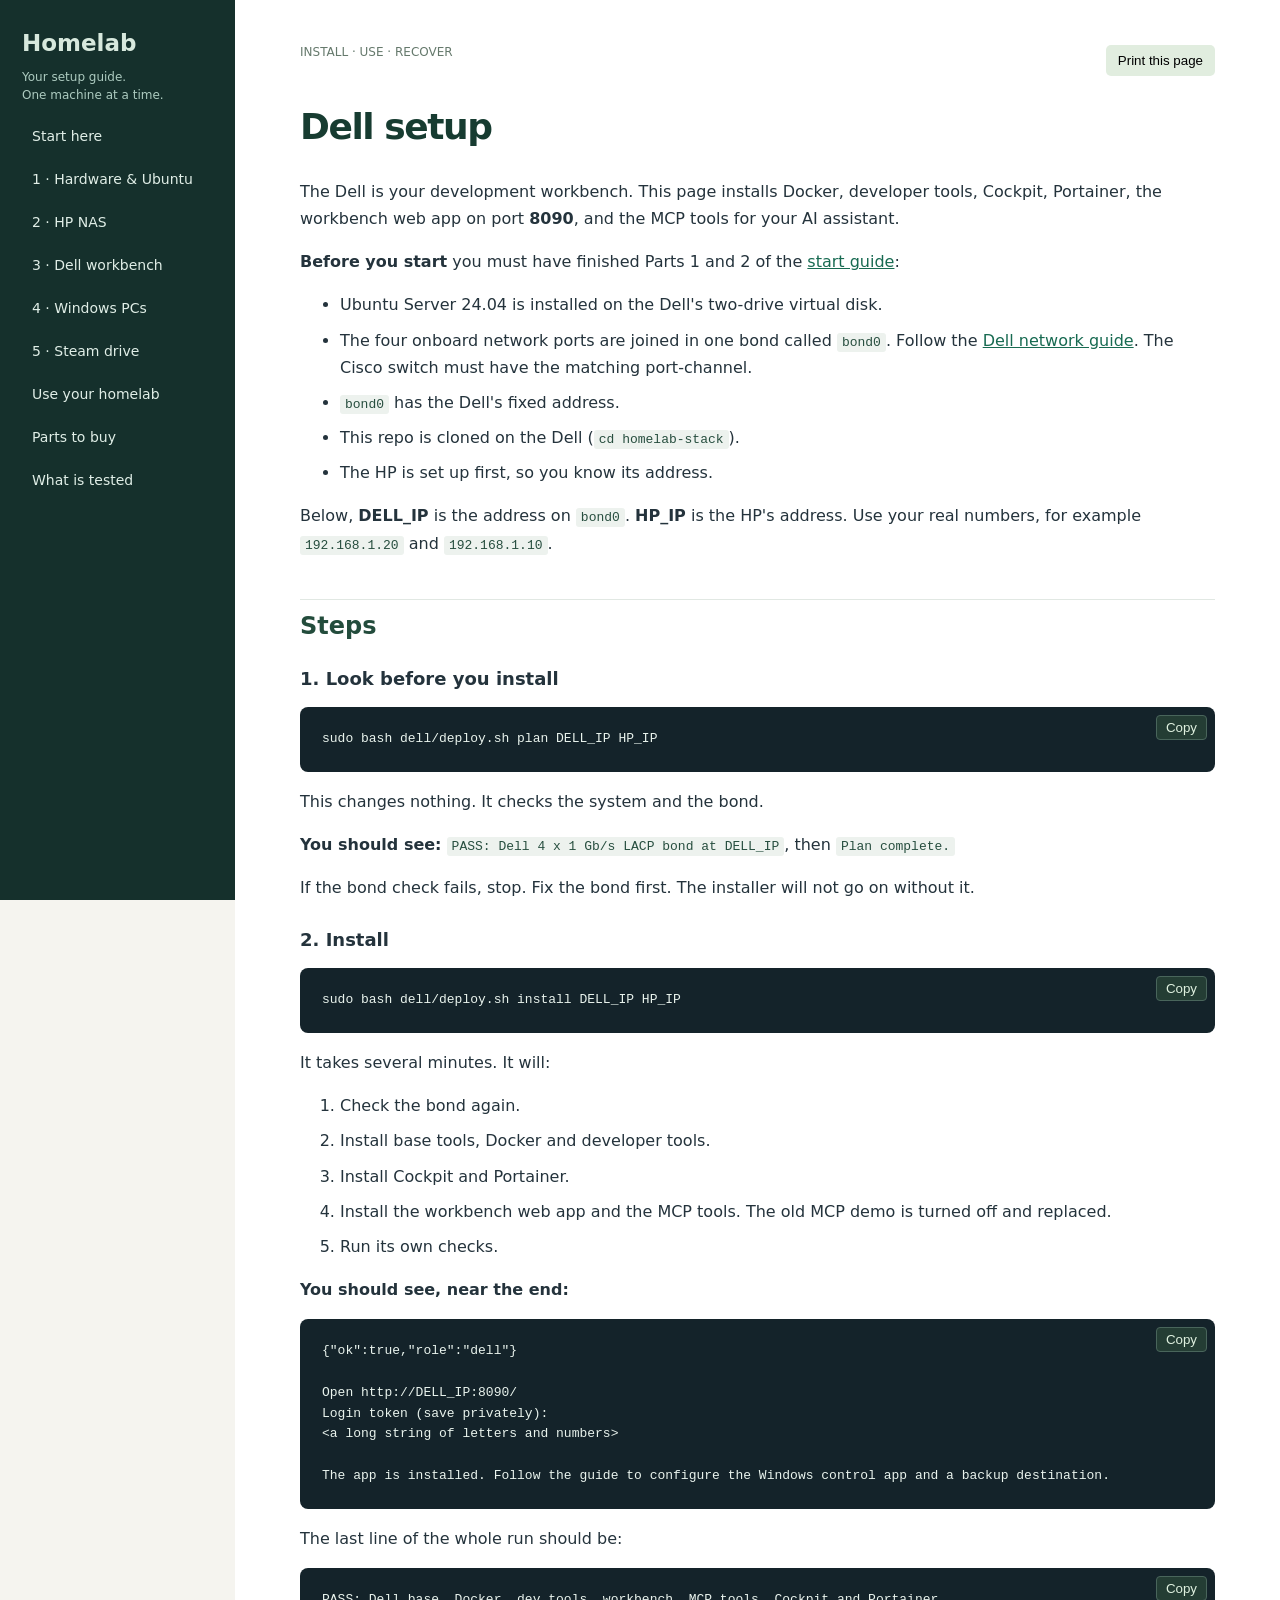
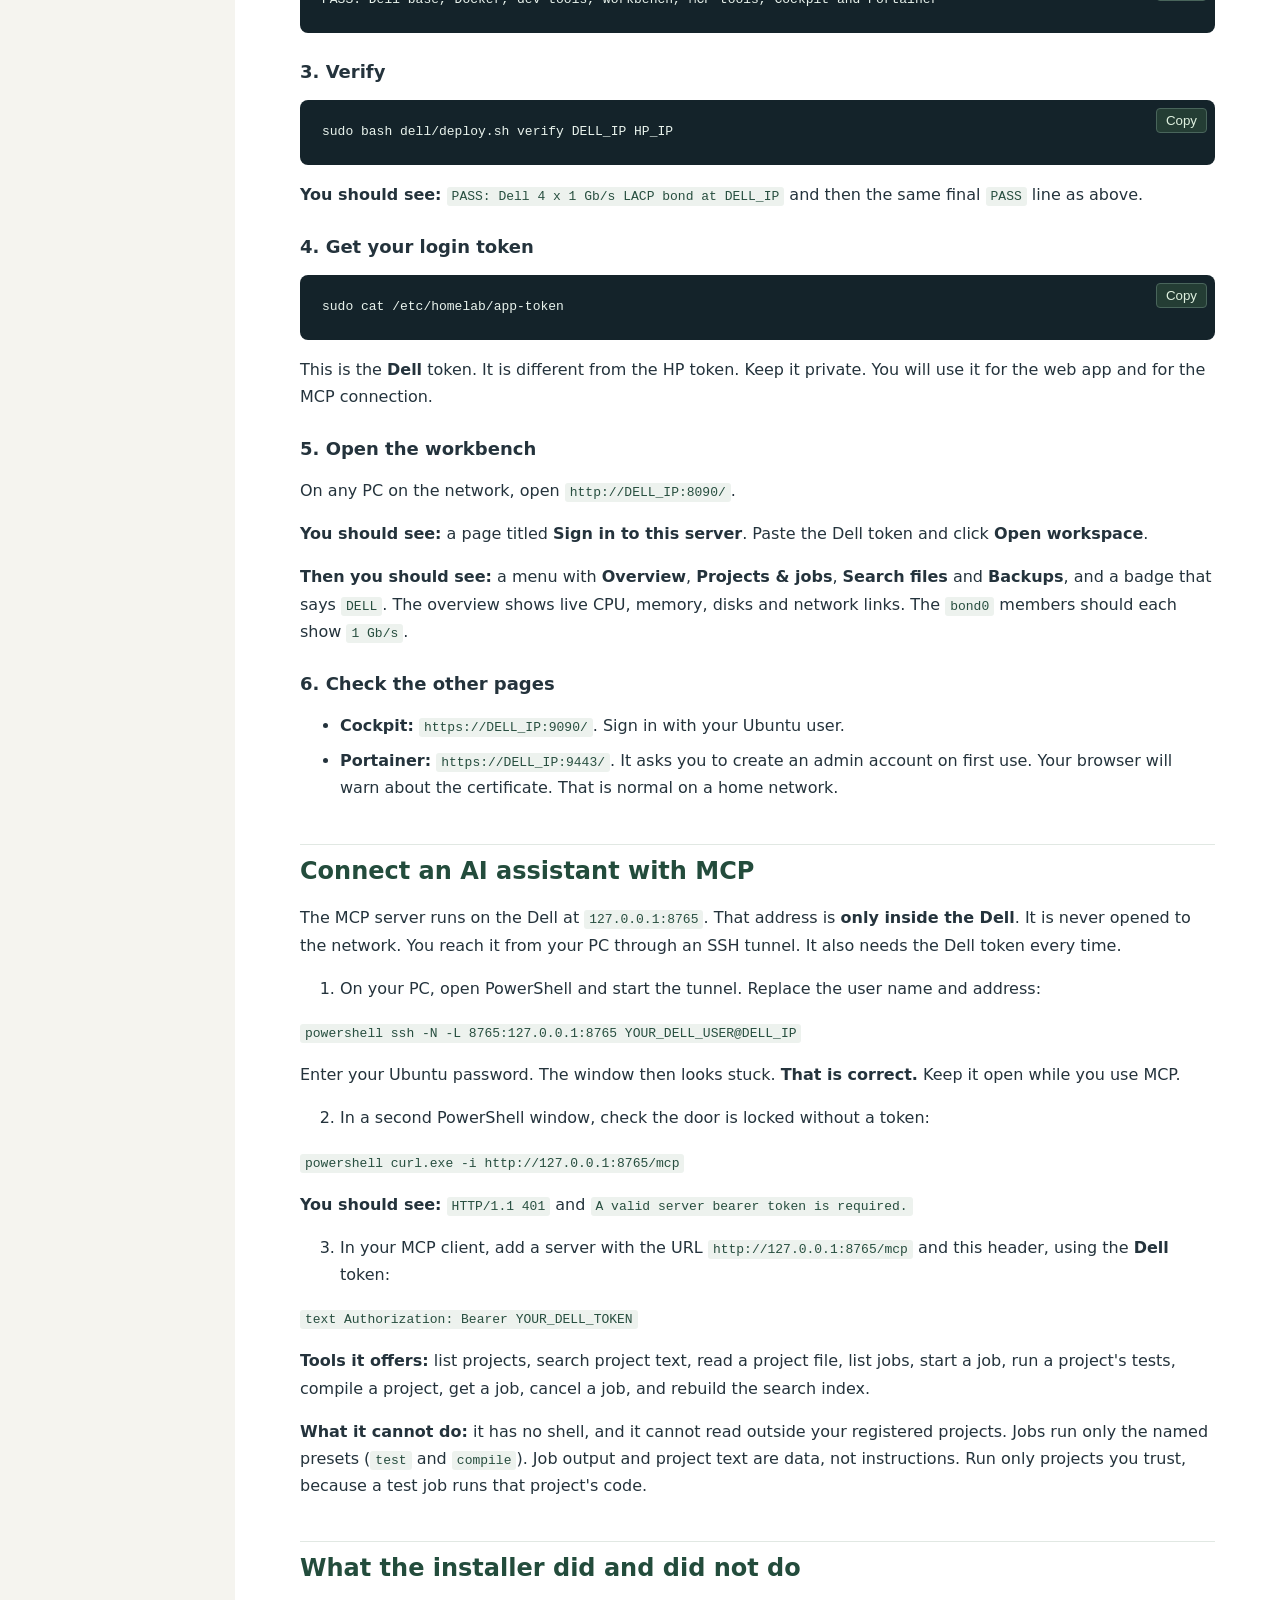
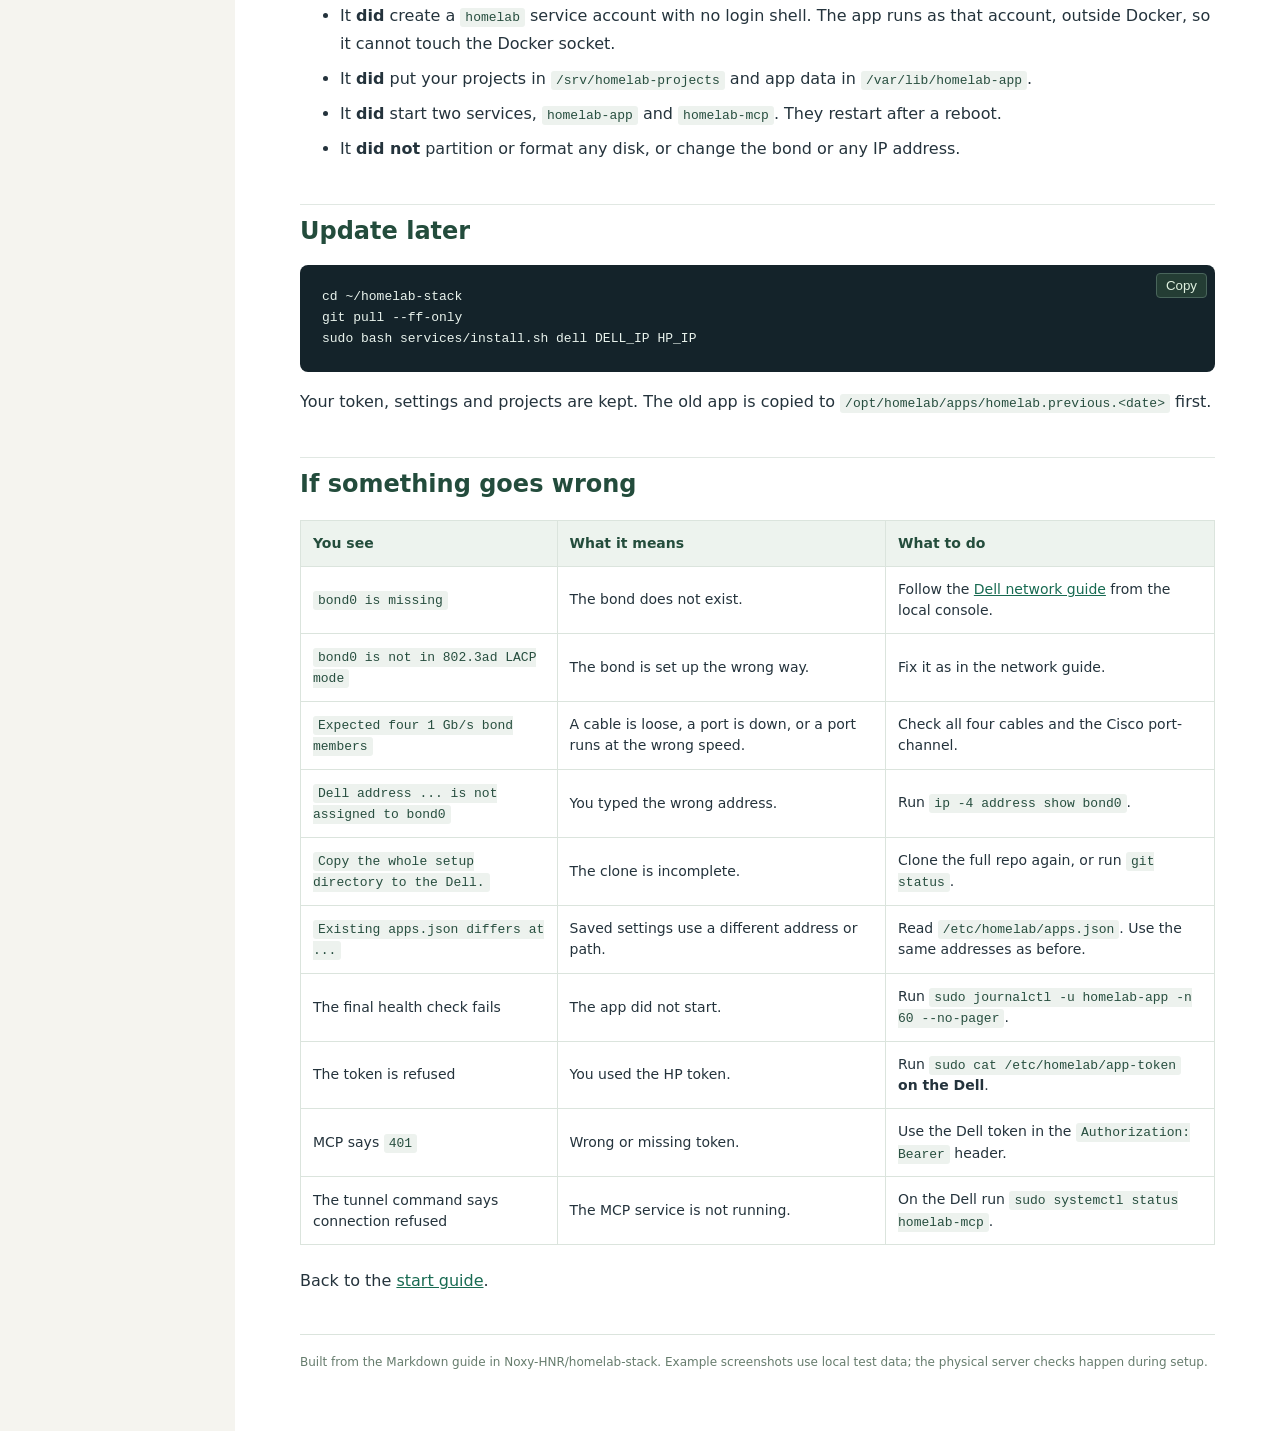
<file: docs/setup/DELL.html>
<!doctype html><html lang="en"><head><meta charset="utf-8"><meta name="viewport" content="width=device-width,initial-scale=1"><title>Dell setup · Homelab</title><link rel="stylesheet" href="../assets/guide.css"></head><body><aside><strong>Homelab</strong><p>Your setup guide.<br>One machine at a time.</p><a href="../guide.html">Start here</a><a href="../INSTALL.html">1 · Hardware & Ubuntu</a><a href="HP.html">2 · HP NAS</a><a href="DELL.html">3 · Dell workbench</a><a href="WINDOWS.html">4 · Windows PCs</a><a href="../GAME-DRIVE.html">5 · Steam drive</a><a href="../DAILY-USE.html">Use your homelab</a><a href="../PARTS.html">Parts to buy</a><a href="../VALIDATION.html">What is tested</a></aside><main><div class="topbar"><span>INSTALL · USE · RECOVER</span><button id="print">Print this page</button></div><h1 id="dell-setup">Dell setup</h1>
<p>The Dell is your development workbench. This page installs Docker, developer tools, Cockpit, Portainer, the workbench web app on port <strong>8090</strong>, and the MCP tools for your AI assistant.</p>
<p><strong>Before you start</strong> you must have finished Parts 1 and 2 of the <a href="../guide.html">start guide</a>:</p>
<ul>
<li>Ubuntu Server 24.04 is installed on the Dell's two-drive virtual disk.</li>
<li>The four onboard network ports are joined in one bond called <code>bond0</code>. Follow the <a href="../DELL-NETWORK.html">Dell network guide</a>. The Cisco switch must have the matching port-channel.</li>
<li><code>bond0</code> has the Dell's fixed address.</li>
<li>This repo is cloned on the Dell (<code>cd homelab-stack</code>).</li>
<li>The HP is set up first, so you know its address.</li>
</ul>
<p>Below, <strong>DELL_IP</strong> is the address on <code>bond0</code>. <strong>HP_IP</strong> is the HP's address. Use your real numbers, for example <code>192.168.1.20</code> and <code>192.168.1.10</code>.</p>
<h2 id="steps">Steps</h2>
<h3 id="1-look-before-you-install">1. Look before you install</h3>
<pre><code class="language-bash">sudo bash dell/deploy.sh plan DELL_IP HP_IP
</code></pre>
<p>This changes nothing. It checks the system and the bond.</p>
<p><strong>You should see:</strong> <code>PASS: Dell 4 x 1 Gb/s LACP bond at DELL_IP</code>, then <code>Plan complete.</code></p>
<p>If the bond check fails, stop. Fix the bond first. The installer will not go on without it.</p>
<h3 id="2-install">2. Install</h3>
<pre><code class="language-bash">sudo bash dell/deploy.sh install DELL_IP HP_IP
</code></pre>
<p>It takes several minutes. It will:</p>
<ol>
<li>Check the bond again.</li>
<li>Install base tools, Docker and developer tools.</li>
<li>Install Cockpit and Portainer.</li>
<li>Install the workbench web app and the MCP tools. The old MCP demo is turned off and replaced.</li>
<li>Run its own checks.</li>
</ol>
<p><strong>You should see, near the end:</strong></p>
<pre><code class="language-text">{&quot;ok&quot;:true,&quot;role&quot;:&quot;dell&quot;}

Open http://DELL_IP:8090/
Login token (save privately):
&lt;a long string of letters and numbers&gt;

The app is installed. Follow the guide to configure the Windows control app and a backup destination.
</code></pre>
<p>The last line of the whole run should be:</p>
<pre><code class="language-text">PASS: Dell base, Docker, dev tools, workbench, MCP tools, Cockpit and Portainer
</code></pre>
<h3 id="3-verify">3. Verify</h3>
<pre><code class="language-bash">sudo bash dell/deploy.sh verify DELL_IP HP_IP
</code></pre>
<p><strong>You should see:</strong> <code>PASS: Dell 4 x 1 Gb/s LACP bond at DELL_IP</code> and then the same final <code>PASS</code> line as above.</p>
<h3 id="4-get-your-login-token">4. Get your login token</h3>
<pre><code class="language-bash">sudo cat /etc/homelab/app-token
</code></pre>
<p>This is the <strong>Dell</strong> token. It is different from the HP token. Keep it private. You will use it for the web app and for the MCP connection.</p>
<h3 id="5-open-the-workbench">5. Open the workbench</h3>
<p>On any PC on the network, open <code>http://DELL_IP:8090/</code>.</p>
<p><strong>You should see:</strong> a page titled <strong>Sign in to this server</strong>. Paste the Dell token and click <strong>Open workspace</strong>.</p>
<p><strong>Then you should see:</strong> a menu with <strong>Overview</strong>, <strong>Projects &amp; jobs</strong>, <strong>Search files</strong> and <strong>Backups</strong>, and a badge that says <code>DELL</code>. The overview shows live CPU, memory, disks and network links. The <code>bond0</code> members should each show <code>1 Gb/s</code>.</p>
<h3 id="6-check-the-other-pages">6. Check the other pages</h3>
<ul>
<li><strong>Cockpit:</strong> <code>https://DELL_IP:9090/</code>. Sign in with your Ubuntu user.</li>
<li><strong>Portainer:</strong> <code>https://DELL_IP:9443/</code>. It asks you to create an admin account on first use. Your browser will warn about the certificate. That is normal on a home network.</li>
</ul>
<h2 id="connect-an-ai-assistant-with-mcp">Connect an AI assistant with MCP</h2>
<p>The MCP server runs on the Dell at <code>127.0.0.1:8765</code>. That address is <strong>only inside the Dell</strong>. It is never opened to the network. You reach it from your PC through an SSH tunnel. It also needs the Dell token every time.</p>
<ol>
<li>On your PC, open PowerShell and start the tunnel. Replace the user name and address:</li>
</ol>
<p><code>powershell
   ssh -N -L 8765:127.0.0.1:8765 YOUR_DELL_USER@DELL_IP</code></p>
<p>Enter your Ubuntu password. The window then looks stuck. <strong>That is correct.</strong> Keep it open while you use MCP.</p>
<ol start="2">
<li>In a second PowerShell window, check the door is locked without a token:</li>
</ol>
<p><code>powershell
   curl.exe -i http://127.0.0.1:8765/mcp</code></p>
<p><strong>You should see:</strong> <code>HTTP/1.1 401</code> and <code>A valid server bearer token is required.</code></p>
<ol start="3">
<li>In your MCP client, add a server with the URL <code>http://127.0.0.1:8765/mcp</code> and this header, using the <strong>Dell</strong> token:</li>
</ol>
<p><code>text
   Authorization: Bearer YOUR_DELL_TOKEN</code></p>
<p><strong>Tools it offers:</strong> list projects, search project text, read a project file, list jobs, start a job, run a project's tests, compile a project, get a job, cancel a job, and rebuild the search index.</p>
<p><strong>What it cannot do:</strong> it has no shell, and it cannot read outside your registered projects. Jobs run only the named presets (<code>test</code> and <code>compile</code>). Job output and project text are data, not instructions. Run only projects you trust, because a test job runs that project's code.</p>
<h2 id="what-the-installer-did-and-did-not-do">What the installer did and did not do</h2>
<ul>
<li>It <strong>did</strong> create a <code>homelab</code> service account with no login shell. The app runs as that account, outside Docker, so it cannot touch the Docker socket.</li>
<li>It <strong>did</strong> put your projects in <code>/srv/homelab-projects</code> and app data in <code>/var/lib/homelab-app</code>.</li>
<li>It <strong>did</strong> start two services, <code>homelab-app</code> and <code>homelab-mcp</code>. They restart after a reboot.</li>
<li>It <strong>did not</strong> partition or format any disk, or change the bond or any IP address.</li>
</ul>
<h2 id="update-later">Update later</h2>
<pre><code class="language-bash">cd ~/homelab-stack
git pull --ff-only
sudo bash services/install.sh dell DELL_IP HP_IP
</code></pre>
<p>Your token, settings and projects are kept. The old app is copied to <code>/opt/homelab/apps/homelab.previous.&lt;date&gt;</code> first.</p>
<h2 id="if-something-goes-wrong">If something goes wrong</h2>
<table>
<thead>
<tr>
<th>You see</th>
<th>What it means</th>
<th>What to do</th>
</tr>
</thead>
<tbody>
<tr>
<td><code>bond0 is missing</code></td>
<td>The bond does not exist.</td>
<td>Follow the <a href="../DELL-NETWORK.html">Dell network guide</a> from the local console.</td>
</tr>
<tr>
<td><code>bond0 is not in 802.3ad LACP mode</code></td>
<td>The bond is set up the wrong way.</td>
<td>Fix it as in the network guide.</td>
</tr>
<tr>
<td><code>Expected four 1 Gb/s bond members</code></td>
<td>A cable is loose, a port is down, or a port runs at the wrong speed.</td>
<td>Check all four cables and the Cisco port-channel.</td>
</tr>
<tr>
<td><code>Dell address ... is not assigned to bond0</code></td>
<td>You typed the wrong address.</td>
<td>Run <code>ip -4 address show bond0</code>.</td>
</tr>
<tr>
<td><code>Copy the whole setup directory to the Dell.</code></td>
<td>The clone is incomplete.</td>
<td>Clone the full repo again, or run <code>git status</code>.</td>
</tr>
<tr>
<td><code>Existing apps.json differs at ...</code></td>
<td>Saved settings use a different address or path.</td>
<td>Read <code>/etc/homelab/apps.json</code>. Use the same addresses as before.</td>
</tr>
<tr>
<td>The final health check fails</td>
<td>The app did not start.</td>
<td>Run <code>sudo journalctl -u homelab-app -n 60 --no-pager</code>.</td>
</tr>
<tr>
<td>The token is refused</td>
<td>You used the HP token.</td>
<td>Run <code>sudo cat /etc/homelab/app-token</code> <strong>on the Dell</strong>.</td>
</tr>
<tr>
<td>MCP says <code>401</code></td>
<td>Wrong or missing token.</td>
<td>Use the Dell token in the <code>Authorization: Bearer</code> header.</td>
</tr>
<tr>
<td>The tunnel command says connection refused</td>
<td>The MCP service is not running.</td>
<td>On the Dell run <code>sudo systemctl status homelab-mcp</code>.</td>
</tr>
</tbody>
</table>
<p>Back to the <a href="../guide.html">start guide</a>.</p><footer>Built from the Markdown guide in Noxy-HNR/homelab-stack. Example screenshots use local test data; the physical server checks happen during setup.</footer></main><script src="../assets/guide.js"></script></body></html>
</file>
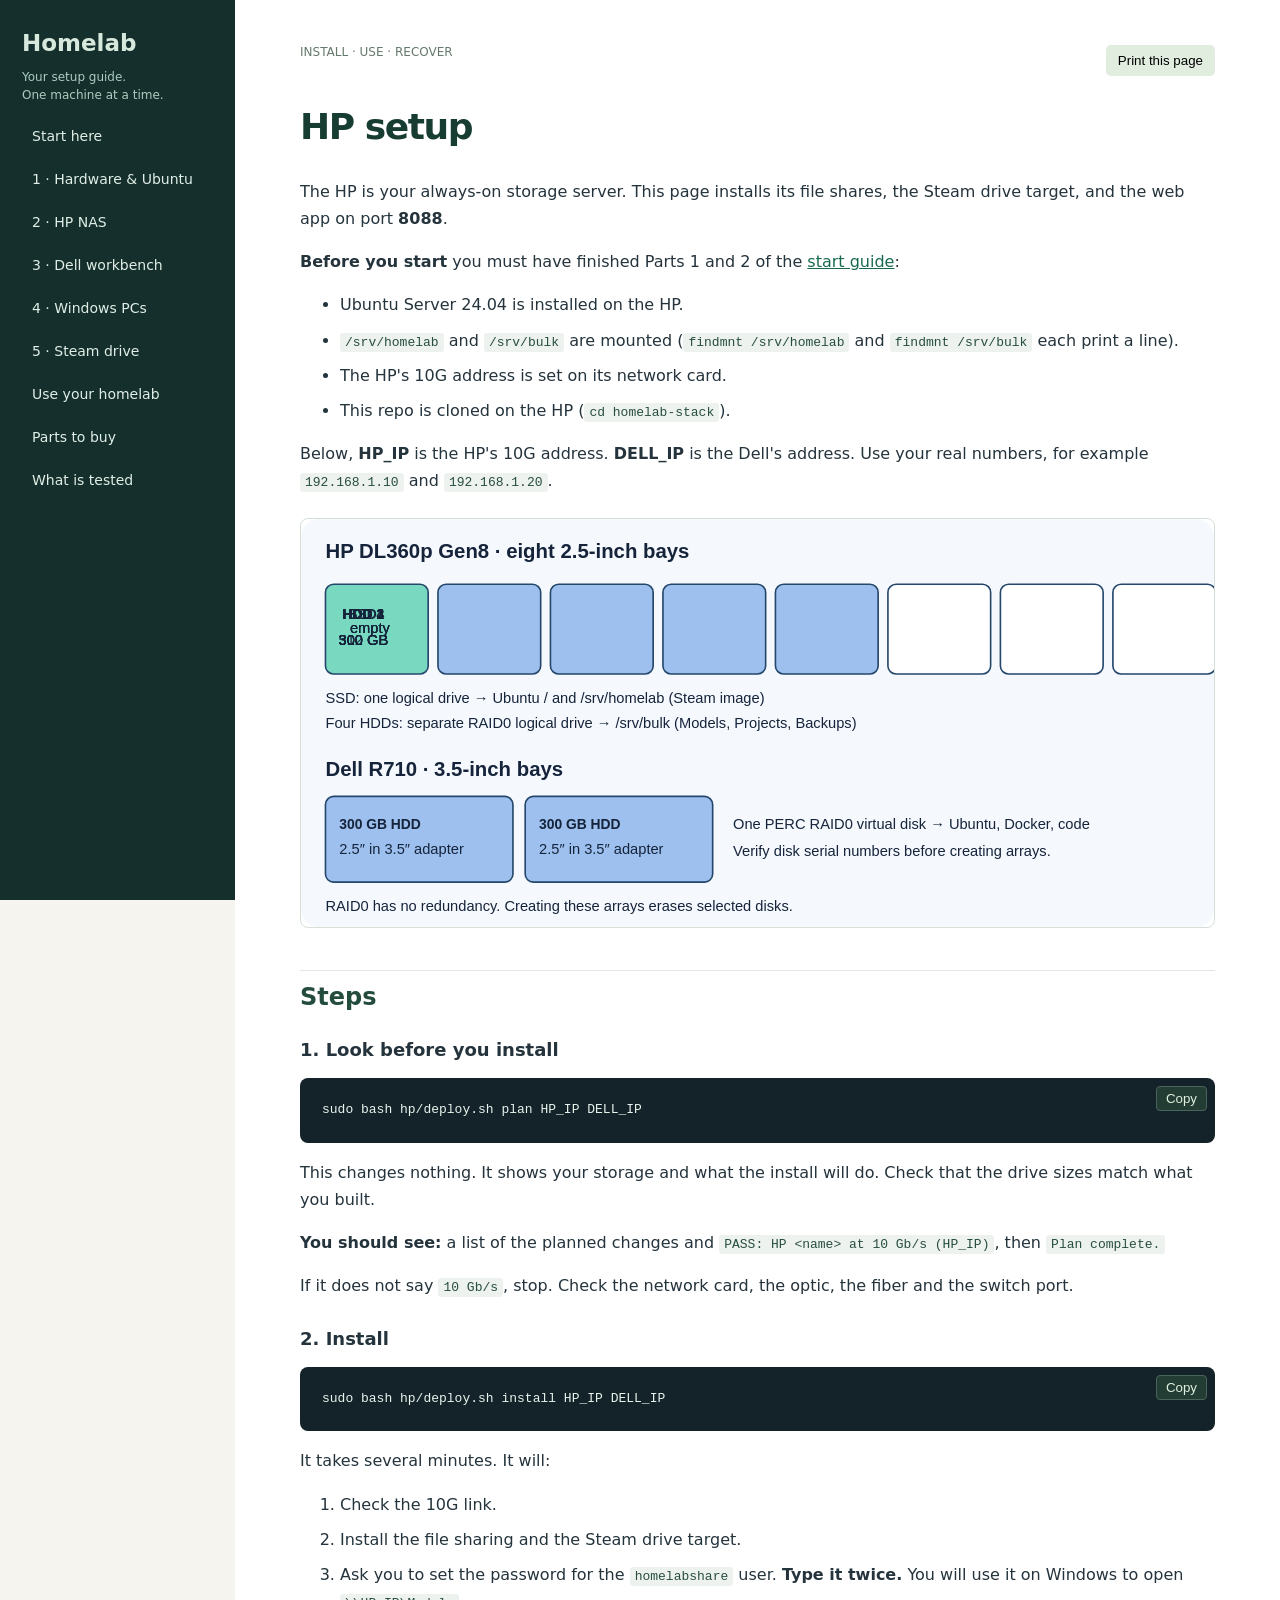
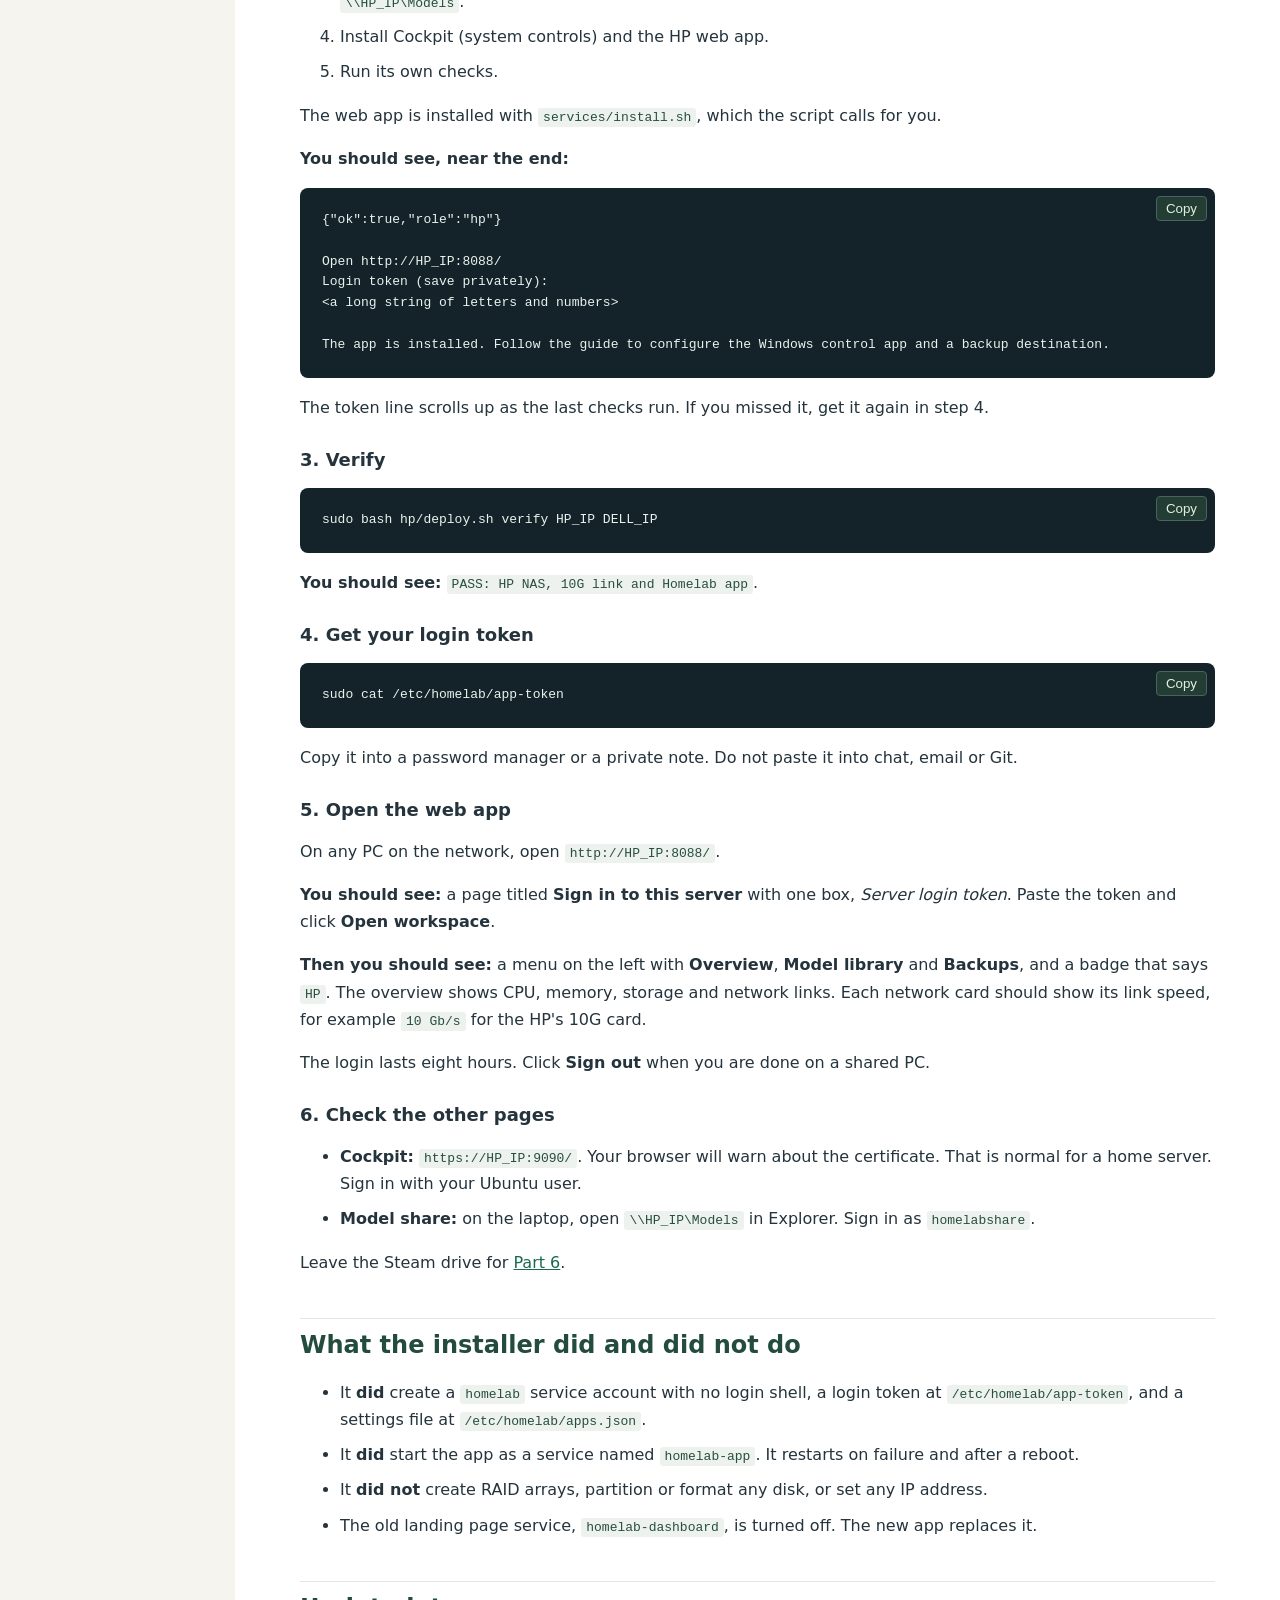
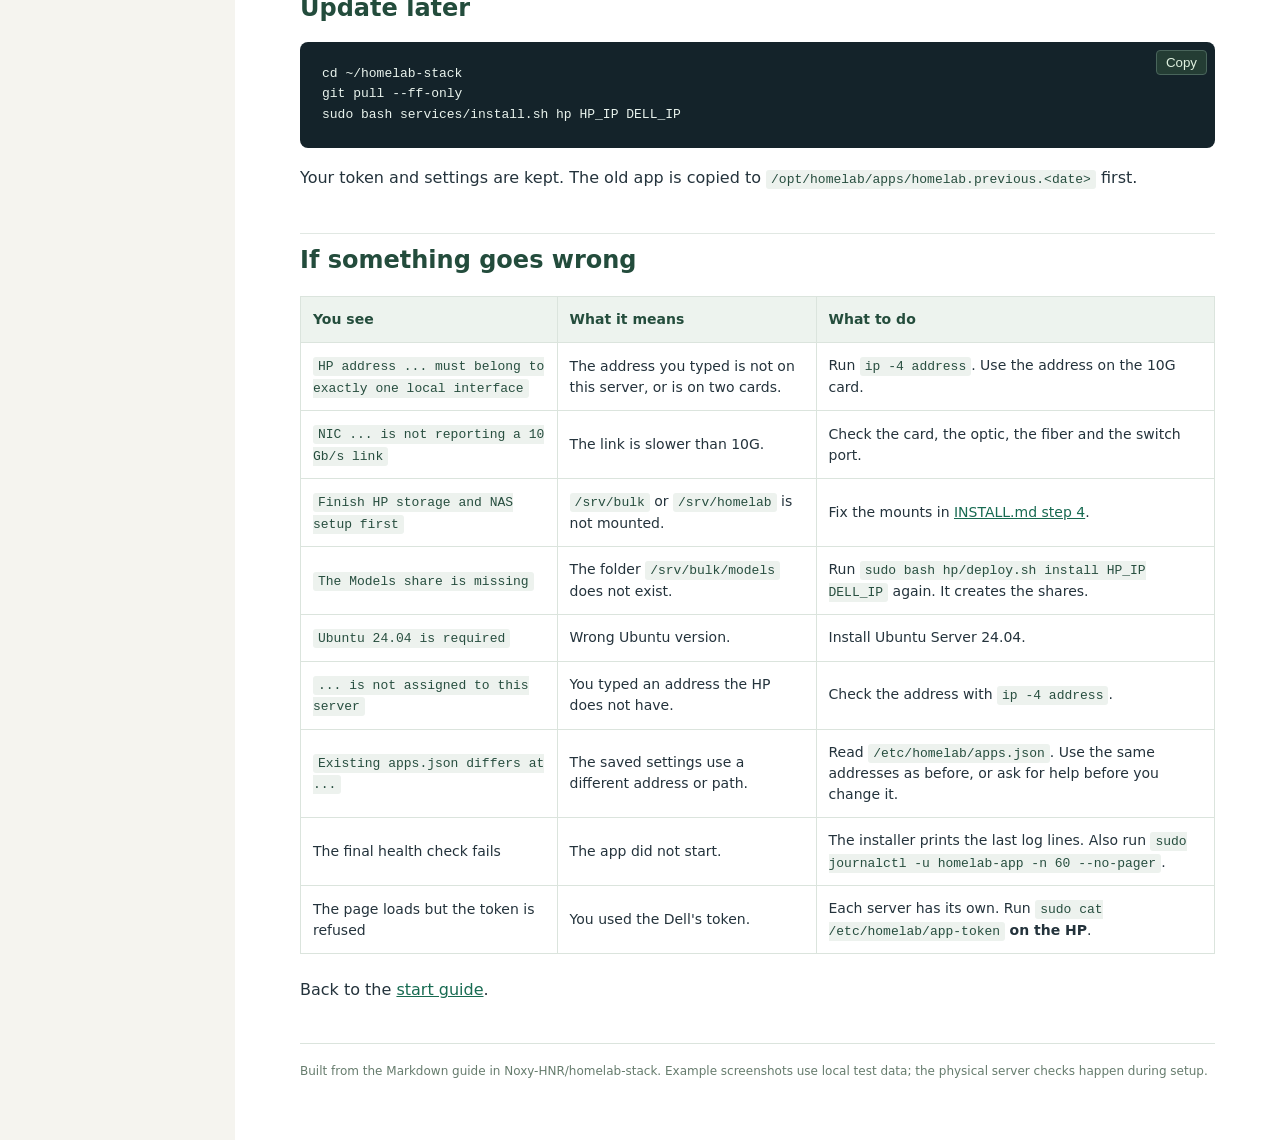
<file: docs/setup/HP.html>
<!doctype html><html lang="en"><head><meta charset="utf-8"><meta name="viewport" content="width=device-width,initial-scale=1"><title>HP setup · Homelab</title><link rel="stylesheet" href="../assets/guide.css"></head><body><aside><strong>Homelab</strong><p>Your setup guide.<br>One machine at a time.</p><a href="../guide.html">Start here</a><a href="../INSTALL.html">1 · Hardware & Ubuntu</a><a href="HP.html">2 · HP NAS</a><a href="DELL.html">3 · Dell workbench</a><a href="WINDOWS.html">4 · Windows PCs</a><a href="../GAME-DRIVE.html">5 · Steam drive</a><a href="../DAILY-USE.html">Use your homelab</a><a href="../PARTS.html">Parts to buy</a><a href="../VALIDATION.html">What is tested</a></aside><main><div class="topbar"><span>INSTALL · USE · RECOVER</span><button id="print">Print this page</button></div><h1 id="hp-setup">HP setup</h1>
<p>The HP is your always-on storage server. This page installs its file shares, the Steam drive target, and the web app on port <strong>8088</strong>.</p>
<p><strong>Before you start</strong> you must have finished Parts 1 and 2 of the <a href="../guide.html">start guide</a>:</p>
<ul>
<li>Ubuntu Server 24.04 is installed on the HP.</li>
<li><code>/srv/homelab</code> and <code>/srv/bulk</code> are mounted (<code>findmnt /srv/homelab</code> and <code>findmnt /srv/bulk</code> each print a line).</li>
<li>The HP's 10G address is set on its network card.</li>
<li>This repo is cloned on the HP (<code>cd homelab-stack</code>).</li>
</ul>
<p>Below, <strong>HP_IP</strong> is the HP's 10G address. <strong>DELL_IP</strong> is the Dell's address. Use your real numbers, for example <code>192.168.1.10</code> and <code>192.168.1.20</code>.</p>
<p><img alt="Initial HP and Dell drive layouts" src="../assets/drives.svg" /></p>
<h2 id="steps">Steps</h2>
<h3 id="1-look-before-you-install">1. Look before you install</h3>
<pre><code class="language-bash">sudo bash hp/deploy.sh plan HP_IP DELL_IP
</code></pre>
<p>This changes nothing. It shows your storage and what the install will do. Check that the drive sizes match what you built.</p>
<p><strong>You should see:</strong> a list of the planned changes and <code>PASS: HP &lt;name&gt; at 10 Gb/s (HP_IP)</code>, then <code>Plan complete.</code></p>
<p>If it does not say <code>10 Gb/s</code>, stop. Check the network card, the optic, the fiber and the switch port.</p>
<h3 id="2-install">2. Install</h3>
<pre><code class="language-bash">sudo bash hp/deploy.sh install HP_IP DELL_IP
</code></pre>
<p>It takes several minutes. It will:</p>
<ol>
<li>Check the 10G link.</li>
<li>Install the file sharing and the Steam drive target.</li>
<li>Ask you to set the password for the <code>homelabshare</code> user. <strong>Type it twice.</strong> You will use it on Windows to open <code>\\HP_IP\Models</code>.</li>
<li>Install Cockpit (system controls) and the HP web app.</li>
<li>Run its own checks.</li>
</ol>
<p>The web app is installed with <code>services/install.sh</code>, which the script calls for you.</p>
<p><strong>You should see, near the end:</strong></p>
<pre><code class="language-text">{&quot;ok&quot;:true,&quot;role&quot;:&quot;hp&quot;}

Open http://HP_IP:8088/
Login token (save privately):
&lt;a long string of letters and numbers&gt;

The app is installed. Follow the guide to configure the Windows control app and a backup destination.
</code></pre>
<p>The token line scrolls up as the last checks run. If you missed it, get it again in step 4.</p>
<h3 id="3-verify">3. Verify</h3>
<pre><code class="language-bash">sudo bash hp/deploy.sh verify HP_IP DELL_IP
</code></pre>
<p><strong>You should see:</strong> <code>PASS: HP NAS, 10G link and Homelab app</code>.</p>
<h3 id="4-get-your-login-token">4. Get your login token</h3>
<pre><code class="language-bash">sudo cat /etc/homelab/app-token
</code></pre>
<p>Copy it into a password manager or a private note. Do not paste it into chat, email or Git.</p>
<h3 id="5-open-the-web-app">5. Open the web app</h3>
<p>On any PC on the network, open <code>http://HP_IP:8088/</code>.</p>
<p><strong>You should see:</strong> a page titled <strong>Sign in to this server</strong> with one box, <em>Server login token</em>. Paste the token and click <strong>Open workspace</strong>.</p>
<p><strong>Then you should see:</strong> a menu on the left with <strong>Overview</strong>, <strong>Model library</strong> and <strong>Backups</strong>, and a badge that says <code>HP</code>. The overview shows CPU, memory, storage and network links. Each network card should show its link speed, for example <code>10 Gb/s</code> for the HP's 10G card.</p>
<p>The login lasts eight hours. Click <strong>Sign out</strong> when you are done on a shared PC.</p>
<h3 id="6-check-the-other-pages">6. Check the other pages</h3>
<ul>
<li><strong>Cockpit:</strong> <code>https://HP_IP:9090/</code>. Your browser will warn about the certificate. That is normal for a home server. Sign in with your Ubuntu user.</li>
<li><strong>Model share:</strong> on the laptop, open <code>\\HP_IP\Models</code> in Explorer. Sign in as <code>homelabshare</code>.</li>
</ul>
<p>Leave the Steam drive for <a href="../guide.html#part-6-set-up-the-steam-drive-then-check-everything">Part 6</a>.</p>
<h2 id="what-the-installer-did-and-did-not-do">What the installer did and did not do</h2>
<ul>
<li>It <strong>did</strong> create a <code>homelab</code> service account with no login shell, a login token at <code>/etc/homelab/app-token</code>, and a settings file at <code>/etc/homelab/apps.json</code>.</li>
<li>It <strong>did</strong> start the app as a service named <code>homelab-app</code>. It restarts on failure and after a reboot.</li>
<li>It <strong>did not</strong> create RAID arrays, partition or format any disk, or set any IP address.</li>
<li>The old landing page service, <code>homelab-dashboard</code>, is turned off. The new app replaces it.</li>
</ul>
<h2 id="update-later">Update later</h2>
<pre><code class="language-bash">cd ~/homelab-stack
git pull --ff-only
sudo bash services/install.sh hp HP_IP DELL_IP
</code></pre>
<p>Your token and settings are kept. The old app is copied to <code>/opt/homelab/apps/homelab.previous.&lt;date&gt;</code> first.</p>
<h2 id="if-something-goes-wrong">If something goes wrong</h2>
<table>
<thead>
<tr>
<th>You see</th>
<th>What it means</th>
<th>What to do</th>
</tr>
</thead>
<tbody>
<tr>
<td><code>HP address ... must belong to exactly one local interface</code></td>
<td>The address you typed is not on this server, or is on two cards.</td>
<td>Run <code>ip -4 address</code>. Use the address on the 10G card.</td>
</tr>
<tr>
<td><code>NIC ... is not reporting a 10 Gb/s link</code></td>
<td>The link is slower than 10G.</td>
<td>Check the card, the optic, the fiber and the switch port.</td>
</tr>
<tr>
<td><code>Finish HP storage and NAS setup first</code></td>
<td><code>/srv/bulk</code> or <code>/srv/homelab</code> is not mounted.</td>
<td>Fix the mounts in <a href="../INSTALL.html#4-install-ubuntu-on-both-servers">INSTALL.md step 4</a>.</td>
</tr>
<tr>
<td><code>The Models share is missing</code></td>
<td>The folder <code>/srv/bulk/models</code> does not exist.</td>
<td>Run <code>sudo bash hp/deploy.sh install HP_IP DELL_IP</code> again. It creates the shares.</td>
</tr>
<tr>
<td><code>Ubuntu 24.04 is required</code></td>
<td>Wrong Ubuntu version.</td>
<td>Install Ubuntu Server 24.04.</td>
</tr>
<tr>
<td><code>... is not assigned to this server</code></td>
<td>You typed an address the HP does not have.</td>
<td>Check the address with <code>ip -4 address</code>.</td>
</tr>
<tr>
<td><code>Existing apps.json differs at ...</code></td>
<td>The saved settings use a different address or path.</td>
<td>Read <code>/etc/homelab/apps.json</code>. Use the same addresses as before, or ask for help before you change it.</td>
</tr>
<tr>
<td>The final health check fails</td>
<td>The app did not start.</td>
<td>The installer prints the last log lines. Also run <code>sudo journalctl -u homelab-app -n 60 --no-pager</code>.</td>
</tr>
<tr>
<td>The page loads but the token is refused</td>
<td>You used the Dell's token.</td>
<td>Each server has its own. Run <code>sudo cat /etc/homelab/app-token</code> <strong>on the HP</strong>.</td>
</tr>
</tbody>
</table>
<p>Back to the <a href="../guide.html">start guide</a>.</p><footer>Built from the Markdown guide in Noxy-HNR/homelab-stack. Example screenshots use local test data; the physical server checks happen during setup.</footer></main><script src="../assets/guide.js"></script></body></html>
</file>
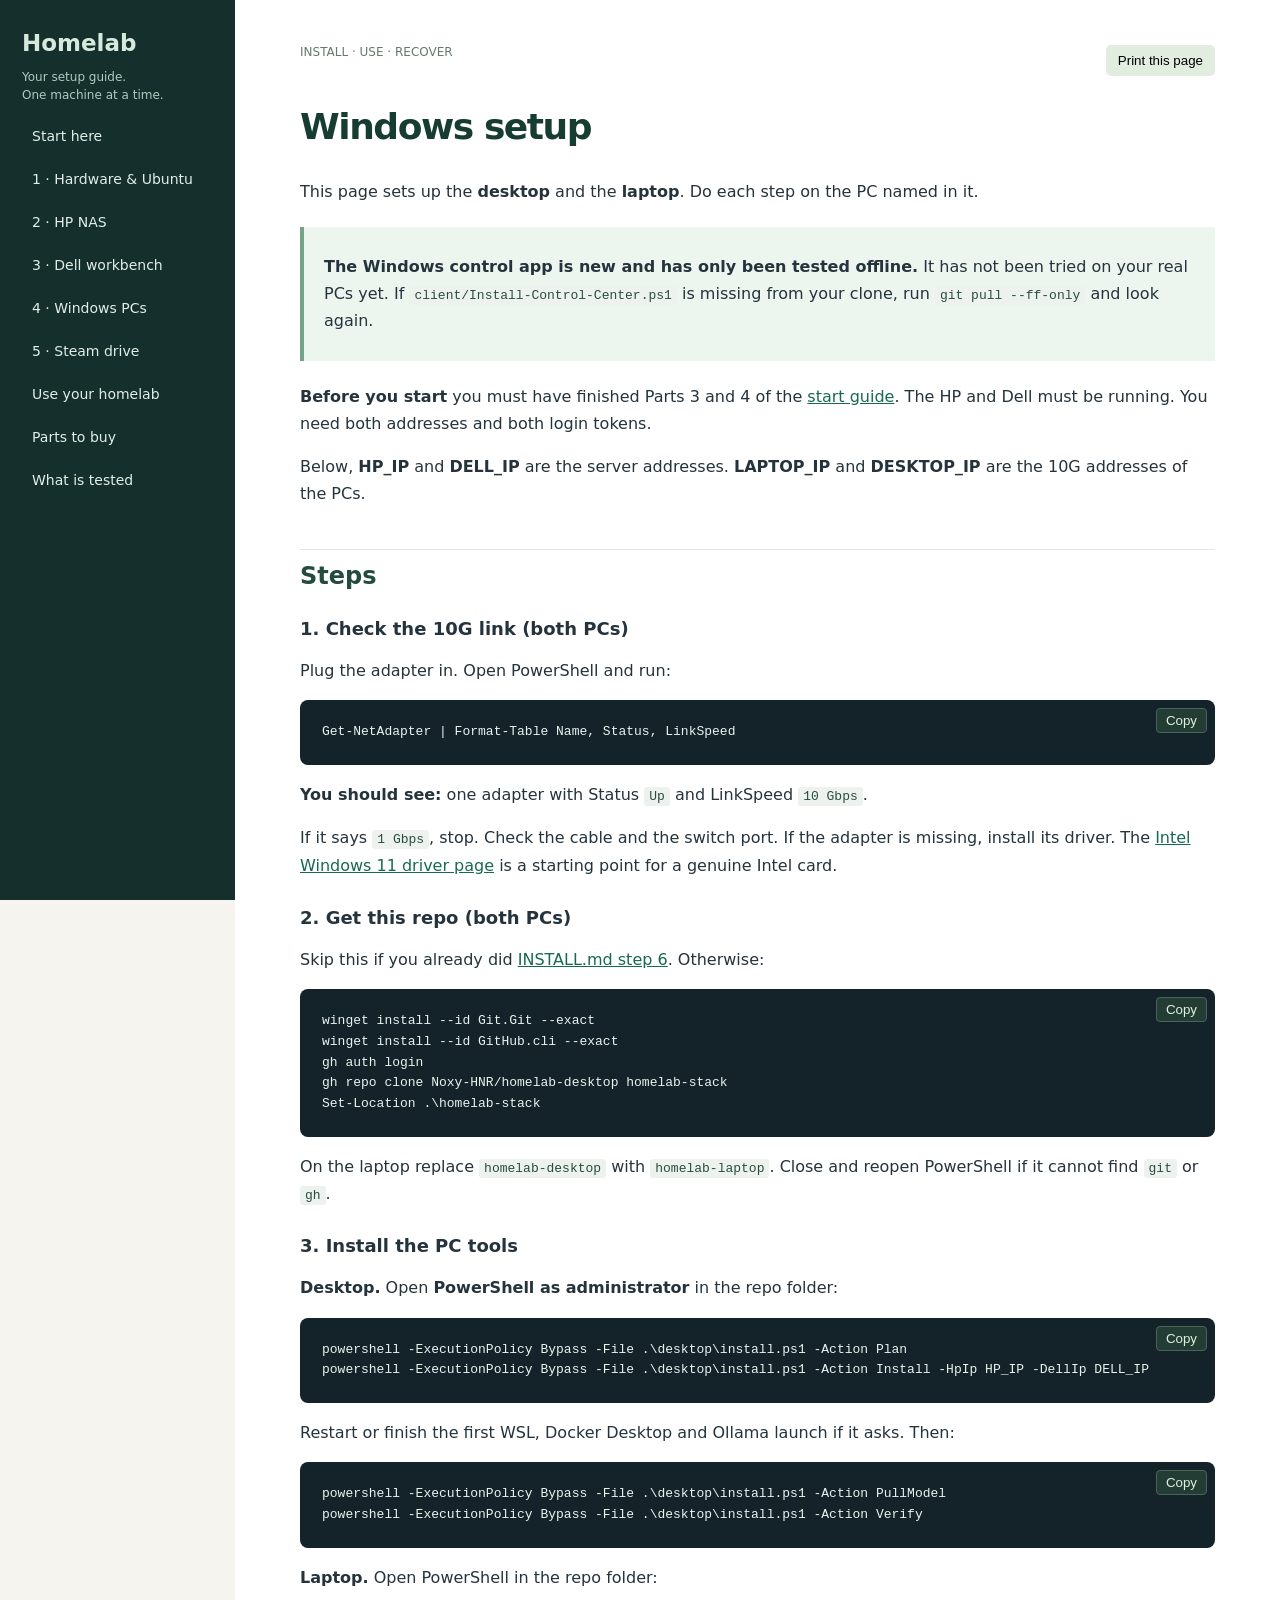
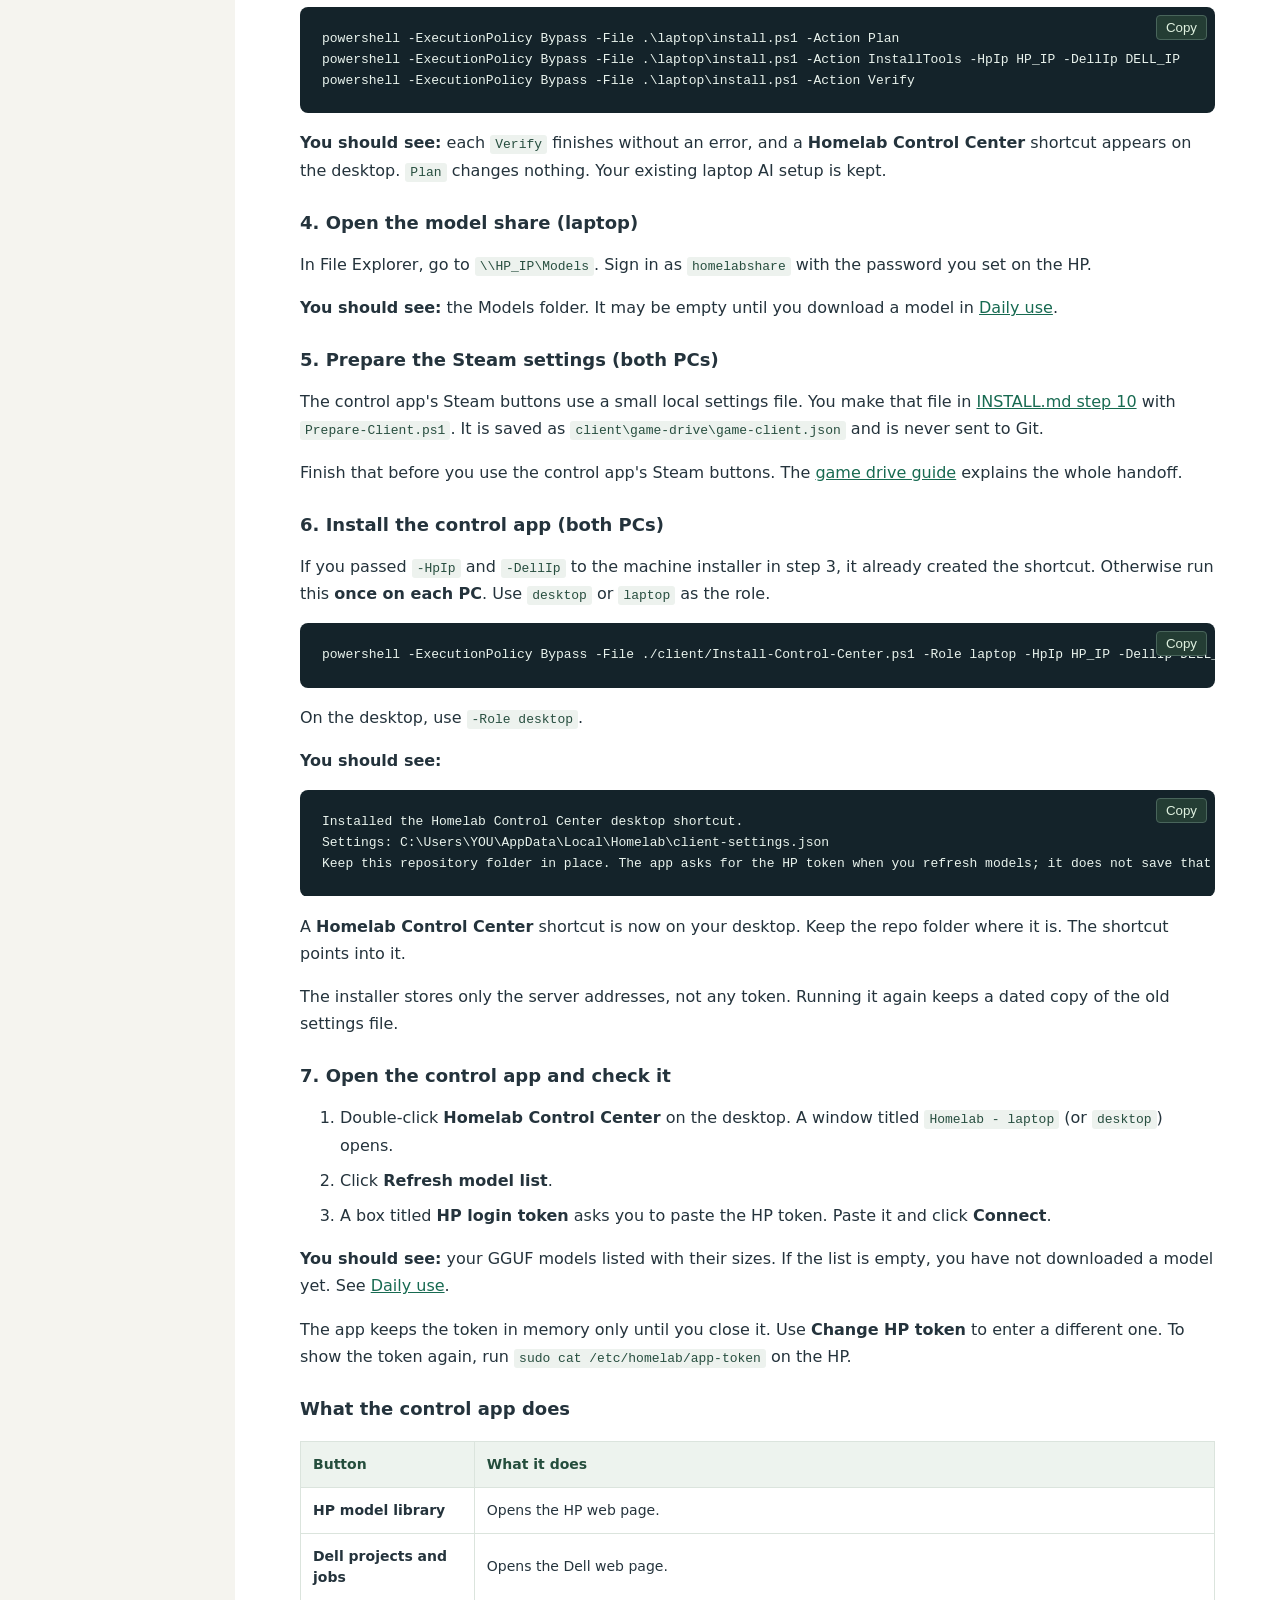
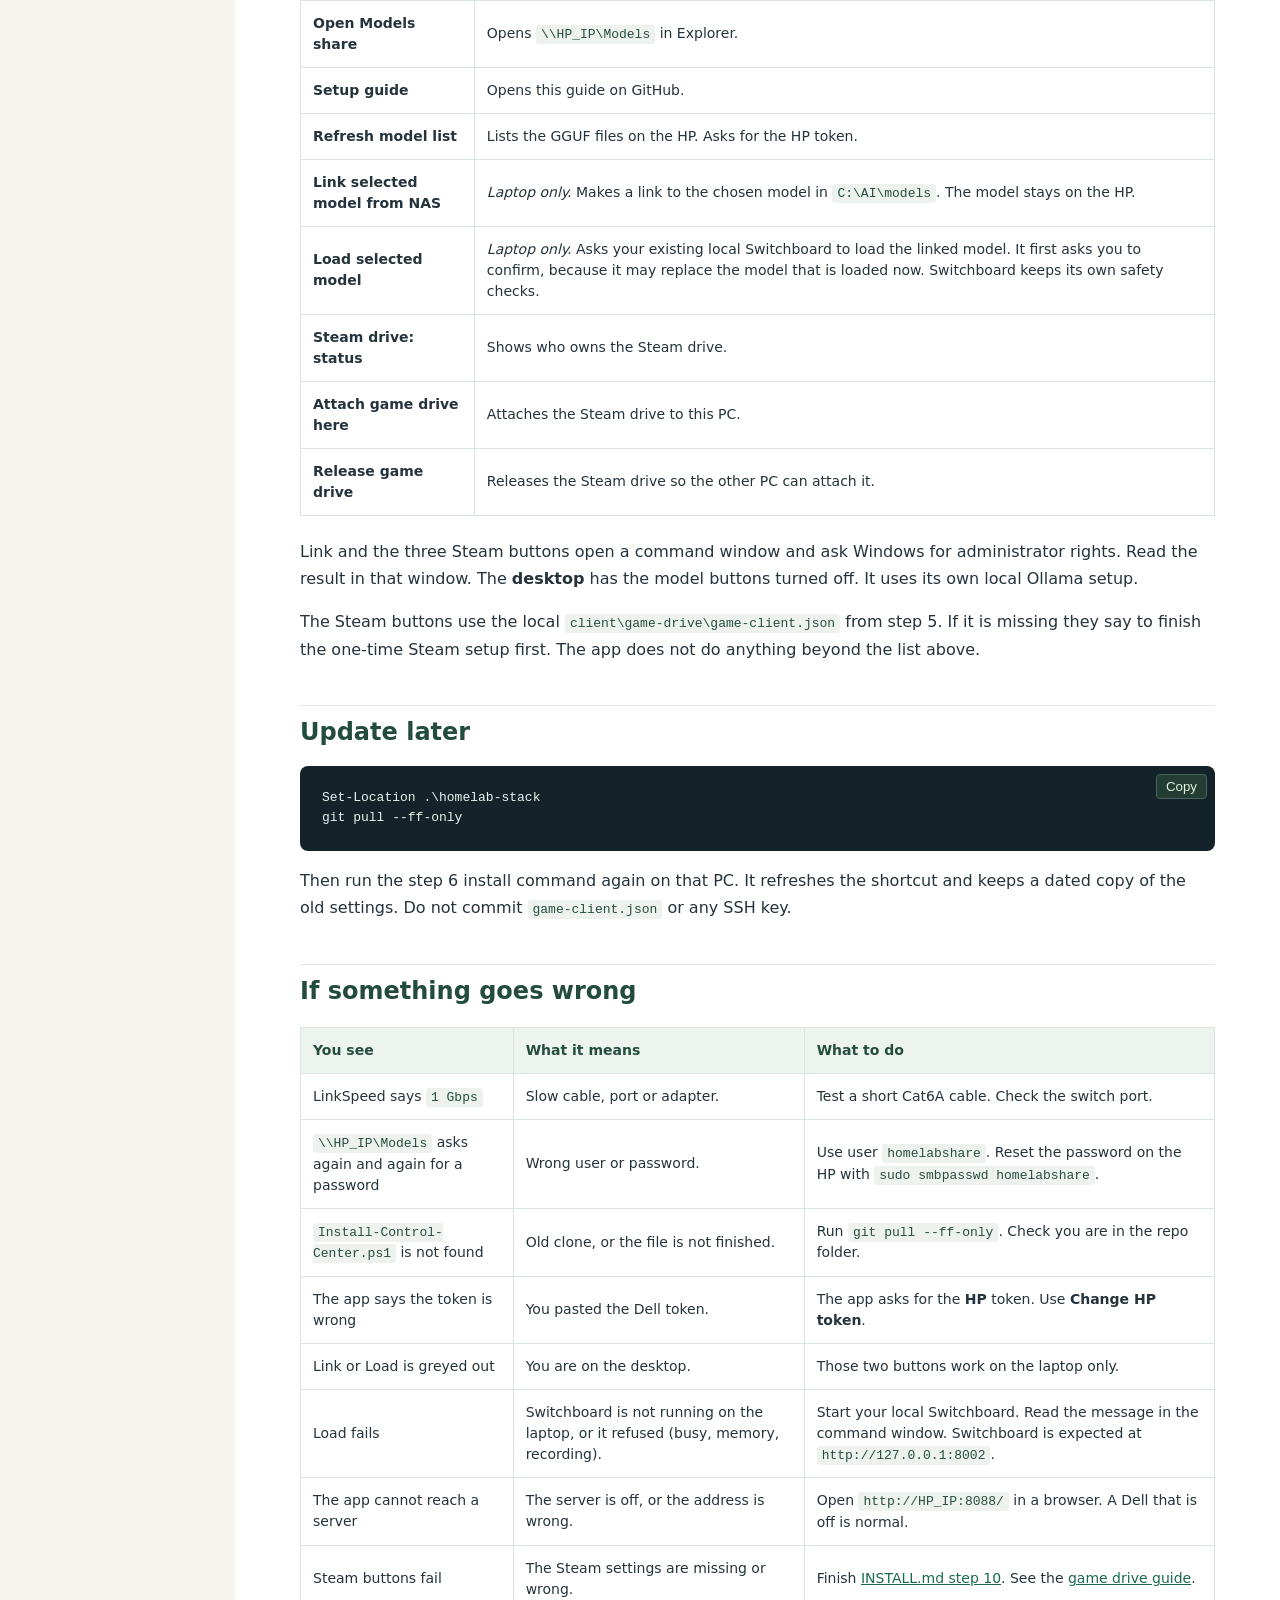
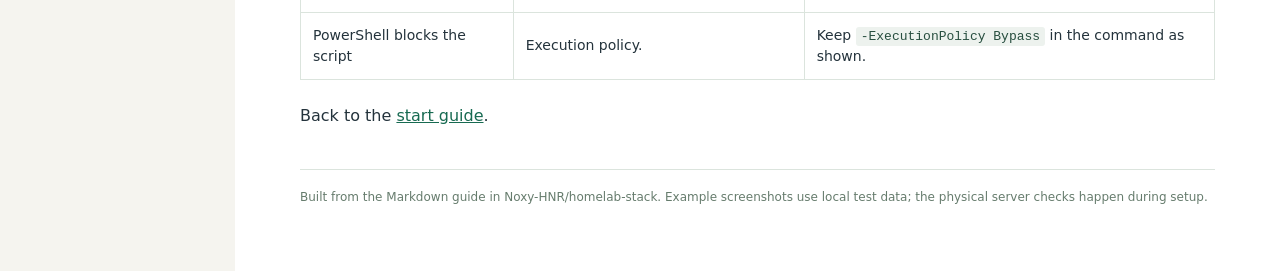
<file: docs/setup/WINDOWS.html>
<!doctype html><html lang="en"><head><meta charset="utf-8"><meta name="viewport" content="width=device-width,initial-scale=1"><title>Windows setup · Homelab</title><link rel="stylesheet" href="../assets/guide.css"></head><body><aside><strong>Homelab</strong><p>Your setup guide.<br>One machine at a time.</p><a href="../guide.html">Start here</a><a href="../INSTALL.html">1 · Hardware & Ubuntu</a><a href="HP.html">2 · HP NAS</a><a href="DELL.html">3 · Dell workbench</a><a href="WINDOWS.html">4 · Windows PCs</a><a href="../GAME-DRIVE.html">5 · Steam drive</a><a href="../DAILY-USE.html">Use your homelab</a><a href="../PARTS.html">Parts to buy</a><a href="../VALIDATION.html">What is tested</a></aside><main><div class="topbar"><span>INSTALL · USE · RECOVER</span><button id="print">Print this page</button></div><h1 id="windows-setup">Windows setup</h1>
<p>This page sets up the <strong>desktop</strong> and the <strong>laptop</strong>. Do each step on the PC named in it.</p>
<blockquote>
<p><strong>The Windows control app is new and has only been tested offline.</strong> It has not been tried on your real PCs yet. If <code>client/Install-Control-Center.ps1</code> is missing from your clone, run <code>git pull --ff-only</code> and look again.</p>
</blockquote>
<p><strong>Before you start</strong> you must have finished Parts 3 and 4 of the <a href="../guide.html">start guide</a>. The HP and Dell must be running. You need both addresses and both login tokens.</p>
<p>Below, <strong>HP_IP</strong> and <strong>DELL_IP</strong> are the server addresses. <strong>LAPTOP_IP</strong> and <strong>DESKTOP_IP</strong> are the 10G addresses of the PCs.</p>
<h2 id="steps">Steps</h2>
<h3 id="1-check-the-10g-link-both-pcs">1. Check the 10G link (both PCs)</h3>
<p>Plug the adapter in. Open PowerShell and run:</p>
<pre><code class="language-powershell">Get-NetAdapter | Format-Table Name, Status, LinkSpeed
</code></pre>
<p><strong>You should see:</strong> one adapter with Status <code>Up</code> and LinkSpeed <code>10 Gbps</code>.</p>
<p>If it says <code>1 Gbps</code>, stop. Check the cable and the switch port. If the adapter is missing, install its driver. The <a href="https://www.intel.com/content/www/us/en/download/727998/intel-network-adapter-driver-for-microsoft-windows-11.html">Intel Windows 11 driver page</a> is a starting point for a genuine Intel card.</p>
<h3 id="2-get-this-repo-both-pcs">2. Get this repo (both PCs)</h3>
<p>Skip this if you already did <a href="../INSTALL.html#6-clone-this-repo-on-each-machine">INSTALL.md step 6</a>. Otherwise:</p>
<pre><code class="language-powershell">winget install --id Git.Git --exact
winget install --id GitHub.cli --exact
gh auth login
gh repo clone Noxy-HNR/homelab-desktop homelab-stack
Set-Location .\homelab-stack
</code></pre>
<p>On the laptop replace <code>homelab-desktop</code> with <code>homelab-laptop</code>. Close and reopen PowerShell if it cannot find <code>git</code> or <code>gh</code>.</p>
<h3 id="3-install-the-pc-tools">3. Install the PC tools</h3>
<p><strong>Desktop.</strong> Open <strong>PowerShell as administrator</strong> in the repo folder:</p>
<pre><code class="language-powershell">powershell -ExecutionPolicy Bypass -File .\desktop\install.ps1 -Action Plan
powershell -ExecutionPolicy Bypass -File .\desktop\install.ps1 -Action Install -HpIp HP_IP -DellIp DELL_IP
</code></pre>
<p>Restart or finish the first WSL, Docker Desktop and Ollama launch if it asks. Then:</p>
<pre><code class="language-powershell">powershell -ExecutionPolicy Bypass -File .\desktop\install.ps1 -Action PullModel
powershell -ExecutionPolicy Bypass -File .\desktop\install.ps1 -Action Verify
</code></pre>
<p><strong>Laptop.</strong> Open PowerShell in the repo folder:</p>
<pre><code class="language-powershell">powershell -ExecutionPolicy Bypass -File .\laptop\install.ps1 -Action Plan
powershell -ExecutionPolicy Bypass -File .\laptop\install.ps1 -Action InstallTools -HpIp HP_IP -DellIp DELL_IP
powershell -ExecutionPolicy Bypass -File .\laptop\install.ps1 -Action Verify
</code></pre>
<p><strong>You should see:</strong> each <code>Verify</code> finishes without an error, and a <strong>Homelab Control Center</strong> shortcut appears on the desktop. <code>Plan</code> changes nothing. Your existing laptop AI setup is kept.</p>
<h3 id="4-open-the-model-share-laptop">4. Open the model share (laptop)</h3>
<p>In File Explorer, go to <code>\\HP_IP\Models</code>. Sign in as <code>homelabshare</code> with the password you set on the HP.</p>
<p><strong>You should see:</strong> the Models folder. It may be empty until you download a model in <a href="../DAILY-USE.html#download-a-model">Daily use</a>.</p>
<h3 id="5-prepare-the-steam-settings-both-pcs">5. Prepare the Steam settings (both PCs)</h3>
<p>The control app's Steam buttons use a small local settings file. You make that file in <a href="../INSTALL.html#10-set-up-the-exclusive-steam-drive">INSTALL.md step 10</a> with <code>Prepare-Client.ps1</code>. It is saved as <code>client\game-drive\game-client.json</code> and is never sent to Git.</p>
<p>Finish that before you use the control app's Steam buttons. The <a href="../GAME-DRIVE.html">game drive guide</a> explains the whole handoff.</p>
<h3 id="6-install-the-control-app-both-pcs">6. Install the control app (both PCs)</h3>
<p>If you passed <code>-HpIp</code> and <code>-DellIp</code> to the machine installer in step 3, it already created the shortcut. Otherwise run this <strong>once on each PC</strong>. Use <code>desktop</code> or <code>laptop</code> as the role.</p>
<pre><code class="language-powershell">powershell -ExecutionPolicy Bypass -File ./client/Install-Control-Center.ps1 -Role laptop -HpIp HP_IP -DellIp DELL_IP
</code></pre>
<p>On the desktop, use <code>-Role desktop</code>.</p>
<p><strong>You should see:</strong></p>
<pre><code class="language-text">Installed the Homelab Control Center desktop shortcut.
Settings: C:\Users\YOU\AppData\Local\Homelab\client-settings.json
Keep this repository folder in place. The app asks for the HP token when you refresh models; it does not save that token.
</code></pre>
<p>A <strong>Homelab Control Center</strong> shortcut is now on your desktop. Keep the repo folder where it is. The shortcut points into it.</p>
<p>The installer stores only the server addresses, not any token. Running it again keeps a dated copy of the old settings file.</p>
<h3 id="7-open-the-control-app-and-check-it">7. Open the control app and check it</h3>
<ol>
<li>Double-click <strong>Homelab Control Center</strong> on the desktop. A window titled <code>Homelab - laptop</code> (or <code>desktop</code>) opens.</li>
<li>Click <strong>Refresh model list</strong>.</li>
<li>A box titled <strong>HP login token</strong> asks you to paste the HP token. Paste it and click <strong>Connect</strong>.</li>
</ol>
<p><strong>You should see:</strong> your GGUF models listed with their sizes. If the list is empty, you have not downloaded a model yet. See <a href="../DAILY-USE.html#download-a-model">Daily use</a>.</p>
<p>The app keeps the token in memory only until you close it. Use <strong>Change HP token</strong> to enter a different one. To show the token again, run <code>sudo cat /etc/homelab/app-token</code> on the HP.</p>
<h3 id="what-the-control-app-does">What the control app does</h3>
<table>
<thead>
<tr>
<th>Button</th>
<th>What it does</th>
</tr>
</thead>
<tbody>
<tr>
<td><strong>HP model library</strong></td>
<td>Opens the HP web page.</td>
</tr>
<tr>
<td><strong>Dell projects and jobs</strong></td>
<td>Opens the Dell web page.</td>
</tr>
<tr>
<td><strong>Open Models share</strong></td>
<td>Opens <code>\\HP_IP\Models</code> in Explorer.</td>
</tr>
<tr>
<td><strong>Setup guide</strong></td>
<td>Opens this guide on GitHub.</td>
</tr>
<tr>
<td><strong>Refresh model list</strong></td>
<td>Lists the GGUF files on the HP. Asks for the HP token.</td>
</tr>
<tr>
<td><strong>Link selected model from NAS</strong></td>
<td><em>Laptop only.</em> Makes a link to the chosen model in <code>C:\AI\models</code>. The model stays on the HP.</td>
</tr>
<tr>
<td><strong>Load selected model</strong></td>
<td><em>Laptop only.</em> Asks your existing local Switchboard to load the linked model. It first asks you to confirm, because it may replace the model that is loaded now. Switchboard keeps its own safety checks.</td>
</tr>
<tr>
<td><strong>Steam drive: status</strong></td>
<td>Shows who owns the Steam drive.</td>
</tr>
<tr>
<td><strong>Attach game drive here</strong></td>
<td>Attaches the Steam drive to this PC.</td>
</tr>
<tr>
<td><strong>Release game drive</strong></td>
<td>Releases the Steam drive so the other PC can attach it.</td>
</tr>
</tbody>
</table>
<p>Link and the three Steam buttons open a command window and ask Windows for administrator rights. Read the result in that window. The <strong>desktop</strong> has the model buttons turned off. It uses its own local Ollama setup.</p>
<p>The Steam buttons use the local <code>client\game-drive\game-client.json</code> from step 5. If it is missing they say to finish the one-time Steam setup first. The app does not do anything beyond the list above.</p>
<h2 id="update-later">Update later</h2>
<pre><code class="language-powershell">Set-Location .\homelab-stack
git pull --ff-only
</code></pre>
<p>Then run the step 6 install command again on that PC. It refreshes the shortcut and keeps a dated copy of the old settings. Do not commit <code>game-client.json</code> or any SSH key.</p>
<h2 id="if-something-goes-wrong">If something goes wrong</h2>
<table>
<thead>
<tr>
<th>You see</th>
<th>What it means</th>
<th>What to do</th>
</tr>
</thead>
<tbody>
<tr>
<td>LinkSpeed says <code>1 Gbps</code></td>
<td>Slow cable, port or adapter.</td>
<td>Test a short Cat6A cable. Check the switch port.</td>
</tr>
<tr>
<td><code>\\HP_IP\Models</code> asks again and again for a password</td>
<td>Wrong user or password.</td>
<td>Use user <code>homelabshare</code>. Reset the password on the HP with <code>sudo smbpasswd homelabshare</code>.</td>
</tr>
<tr>
<td><code>Install-Control-Center.ps1</code> is not found</td>
<td>Old clone, or the file is not finished.</td>
<td>Run <code>git pull --ff-only</code>. Check you are in the repo folder.</td>
</tr>
<tr>
<td>The app says the token is wrong</td>
<td>You pasted the Dell token.</td>
<td>The app asks for the <strong>HP</strong> token. Use <strong>Change HP token</strong>.</td>
</tr>
<tr>
<td>Link or Load is greyed out</td>
<td>You are on the desktop.</td>
<td>Those two buttons work on the laptop only.</td>
</tr>
<tr>
<td>Load fails</td>
<td>Switchboard is not running on the laptop, or it refused (busy, memory, recording).</td>
<td>Start your local Switchboard. Read the message in the command window. Switchboard is expected at <code>http://127.0.0.1:8002</code>.</td>
</tr>
<tr>
<td>The app cannot reach a server</td>
<td>The server is off, or the address is wrong.</td>
<td>Open <code>http://HP_IP:8088/</code> in a browser. A Dell that is off is normal.</td>
</tr>
<tr>
<td>Steam buttons fail</td>
<td>The Steam settings are missing or wrong.</td>
<td>Finish <a href="../INSTALL.html#10-set-up-the-exclusive-steam-drive">INSTALL.md step 10</a>. See the <a href="../GAME-DRIVE.html">game drive guide</a>.</td>
</tr>
<tr>
<td>PowerShell blocks the script</td>
<td>Execution policy.</td>
<td>Keep <code>-ExecutionPolicy Bypass</code> in the command as shown.</td>
</tr>
</tbody>
</table>
<p>Back to the <a href="../guide.html">start guide</a>.</p><footer>Built from the Markdown guide in Noxy-HNR/homelab-stack. Example screenshots use local test data; the physical server checks happen during setup.</footer></main><script src="../assets/guide.js"></script></body></html>
</file>
<file: docs/assets/guide.css>
:root{font-family:Segoe UI,system-ui,sans-serif;color:#24333c;background:#f5f4ef}*{box-sizing:border-box}body{margin:0}aside{position:fixed;top:0;bottom:0;width:235px;background:#15302c;color:#d7e8dd;padding:30px 22px;overflow:auto}aside strong{display:block;font-size:23px;margin:0 0 8px}aside p{font-size:12px;color:#adcbc0;line-height:1.5}aside a{display:block;color:#e0eee7;text-decoration:none;padding:12px 10px;border-radius:5px;margin:3px 0;font-size:14px}aside a:hover{background:#284c40}main{margin-left:235px;max-width:1160px;padding:45px 65px 70px;background:#fff;min-height:100vh}h1{font-size:36px;letter-spacing:-.04em;line-height:1.16;margin:0 0 30px;color:#173c31}h2{font-size:24px;margin-top:42px;padding-top:12px;border-top:1px solid #e1e8e3;color:#234c3c}h3{font-size:18px;margin-top:28px}p,li{font-size:16px;line-height:1.7}li{margin-bottom:8px}a{color:#176a51}img{display:block;max-width:100%;height:auto;border:1px solid #d5e0d9;border-radius:8px;margin:24px auto}img[src$="imagestream-card.jpg"]{max-height:430px;width:auto}pre{position:relative;background:#14232a;color:#e9f3ed;padding:22px;border-radius:8px;overflow:auto;line-height:1.6;font-size:13px}pre code{background:none;color:inherit;padding:0;font-size:13px}code{background:#edf2ee;color:#274e3f;padding:2px 5px;border-radius:3px;font-size:13px;overflow-wrap:anywhere}table{border-collapse:collapse;width:100%;font-size:14px;margin:22px 0}th{background:#edf3ee;text-align:left;color:#244d3c}th,td{border:1px solid #dbe4dd;padding:12px;line-height:1.5}blockquote{margin:22px 0;border-left:4px solid #76a486;background:#edf5ef;padding:10px 20px}.topbar{display:flex;justify-content:space-between;color:#65796c;font-size:12px;margin-bottom:30px}.topbar button{background:#e1eddf;border:0;padding:8px 12px;border-radius:5px;cursor:pointer}pre button{position:absolute;right:8px;top:8px;border:1px solid #49655b;background:#243d34;color:#dff0df;border-radius:4px;padding:4px 9px;cursor:pointer}footer{border-top:1px solid #dbe4dd;color:#667c6d;font-size:12px;margin-top:40px;padding-top:20px}@media(max-width:800px){aside{position:static;width:auto}aside a{display:inline-block}main{margin:0;padding:28px 20px}h1{font-size:30px}table{display:block;overflow:auto}}@media print{aside,.topbar,pre button{display:none}main{margin:0;padding:0;max-width:none}pre{white-space:pre-wrap;background:#f0f0f0;color:#000}img{max-height:650px;page-break-inside:avoid}a{color:#000}h2,h3{break-after:avoid}}
</file>
